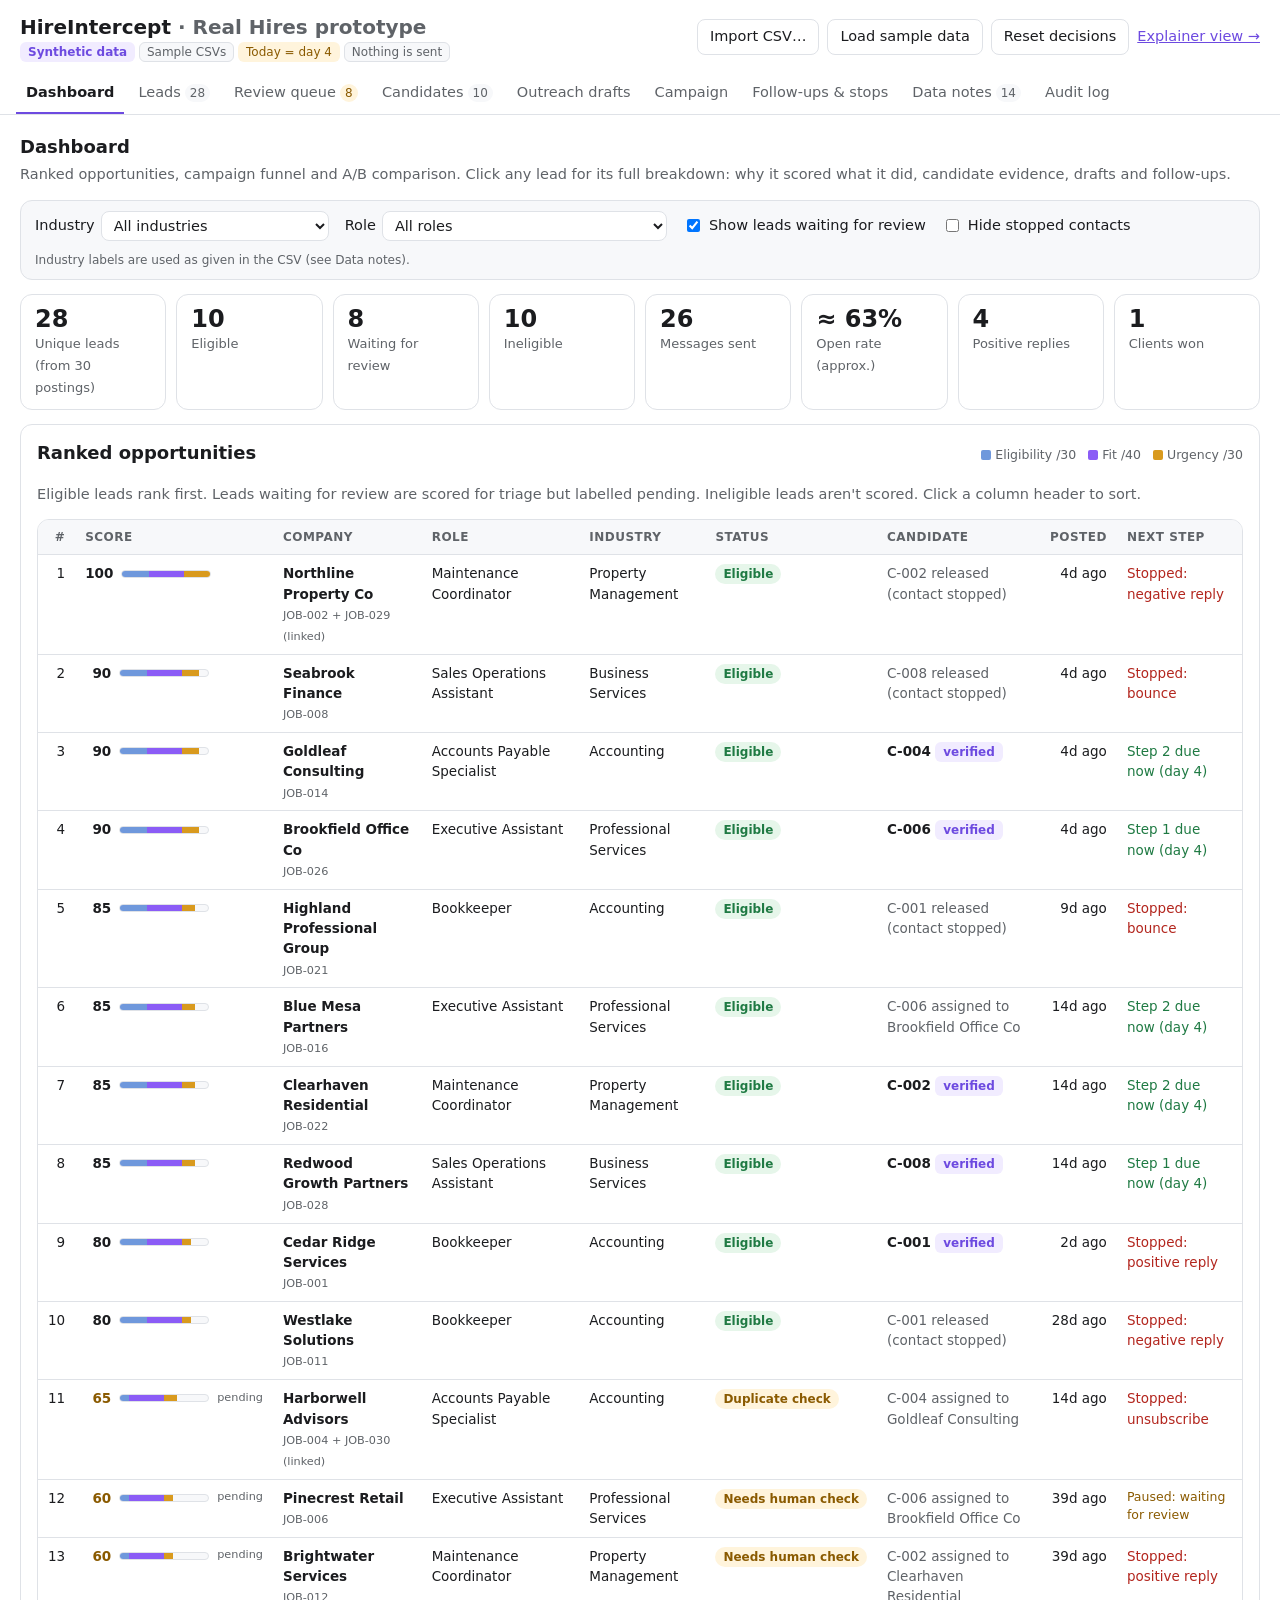
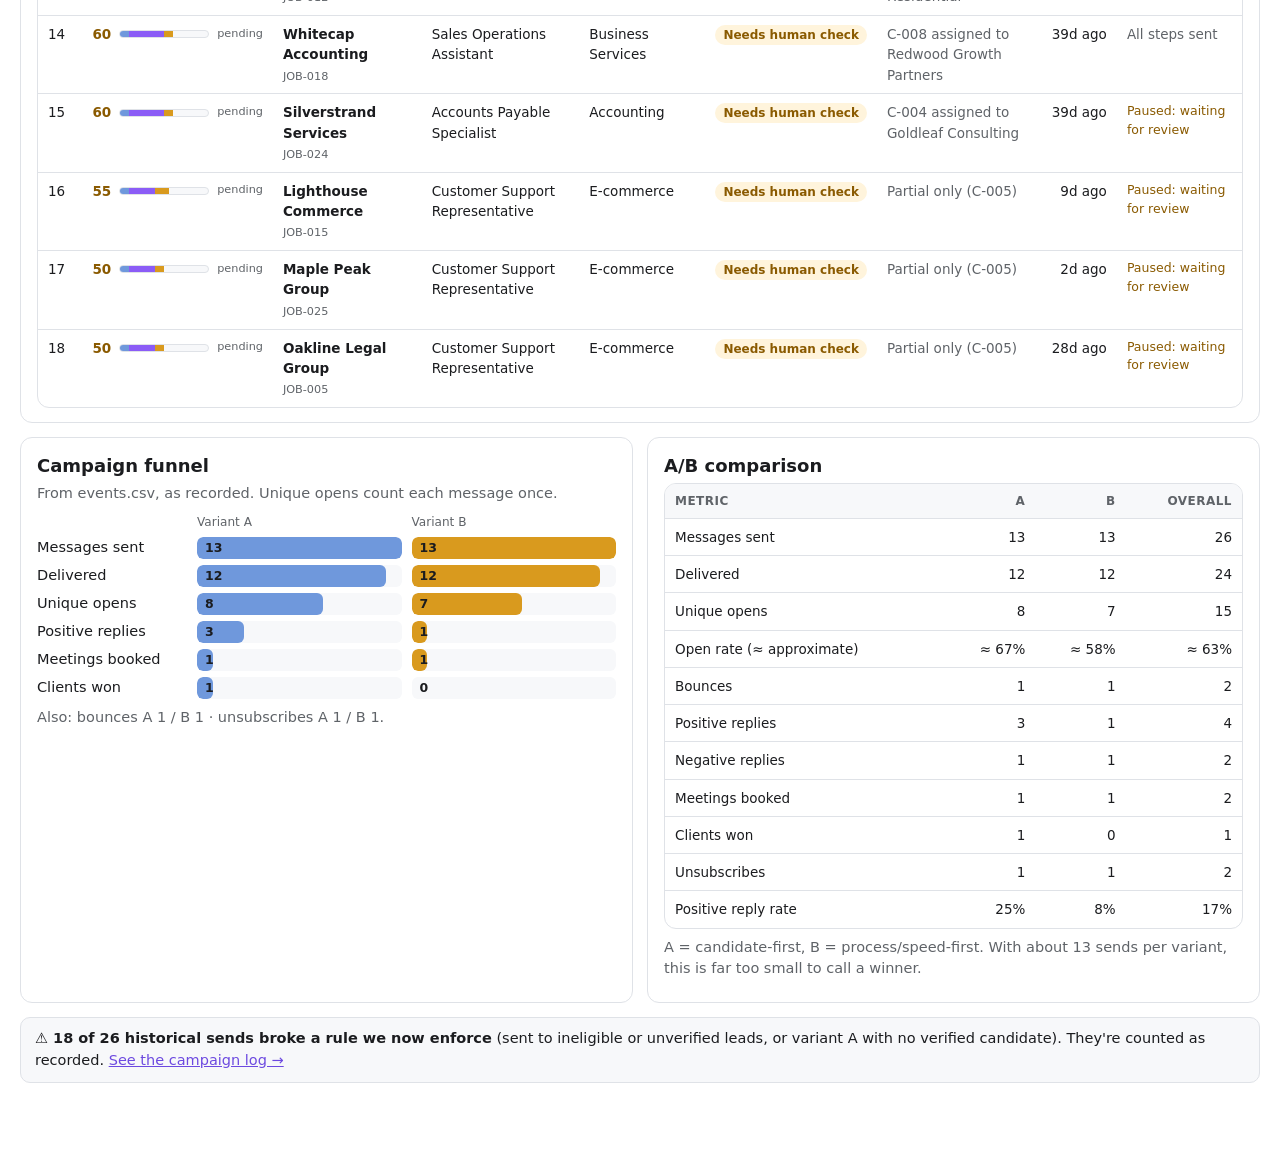
<file: index.html>
<!doctype html>
<html lang="en">
<head>
<meta charset="utf-8">
<meta name="viewport" content="width=device-width, initial-scale=1">
<!-- S4: no network calls. Only this folder's own scripts and styles can load. -->
<meta http-equiv="Content-Security-Policy" content="default-src 'none'; script-src 'self' file:; style-src 'self' file:; img-src 'self' data:; connect-src 'none'; form-action 'none'; base-uri 'none'">
<title>HireIntercept</title>
<link rel="stylesheet" href="styles.css">
</head>
<body>
<header class="top">
  <div class="bar-row">
    <div class="brand">
      <h1>HireIntercept <span class="muted">· Real Hires prototype</span></h1>
      <small id="source"></small>
    </div>
    <div class="actions">
      <button id="import-btn" title="Import jobs, candidates or events CSV files. The type is detected from the header row.">Import CSV…</button>
      <input id="import-file" type="file" accept=".csv,text/csv" multiple hidden>
      <button id="sample-btn" title="Go back to the embedded sample files">Load sample data</button>
      <button id="reset-btn" title="Clear reviewer decisions, candidate moves and simulated events">Reset decisions</button>
      <a href="explainer.html">Explainer view →</a>
    </div>
  </div>
  <nav class="tabs" id="tabs" aria-label="Sections"></nav>
</header>
<main id="main"><p class="muted">Loading…</p></main>
<dialog id="lead-dialog" aria-label="Lead details"></dialog>

<script src="js/rules.js"></script>
<script src="js/csv.js"></script>
<script src="js/sample-data.js"></script>
<script src="js/sources.js"></script>
<script src="js/normalize.js"></script>
<script src="js/dedup.js"></script>
<script src="js/eligibility.js"></script>
<script src="js/matching.js"></script>
<script src="js/scoring.js"></script>
<script src="js/campaign.js"></script>
<script src="js/assignment.js"></script>
<script src="js/followups.js"></script>
<script src="js/metrics.js"></script>
<script src="js/outreach.js"></script>
<script src="js/quality.js"></script>
<script src="js/pipeline.js"></script>
<script src="js/store.js"></script>
<script src="js/ui.js"></script>
<script src="js/app.js"></script>
</body>
</html>
</file>
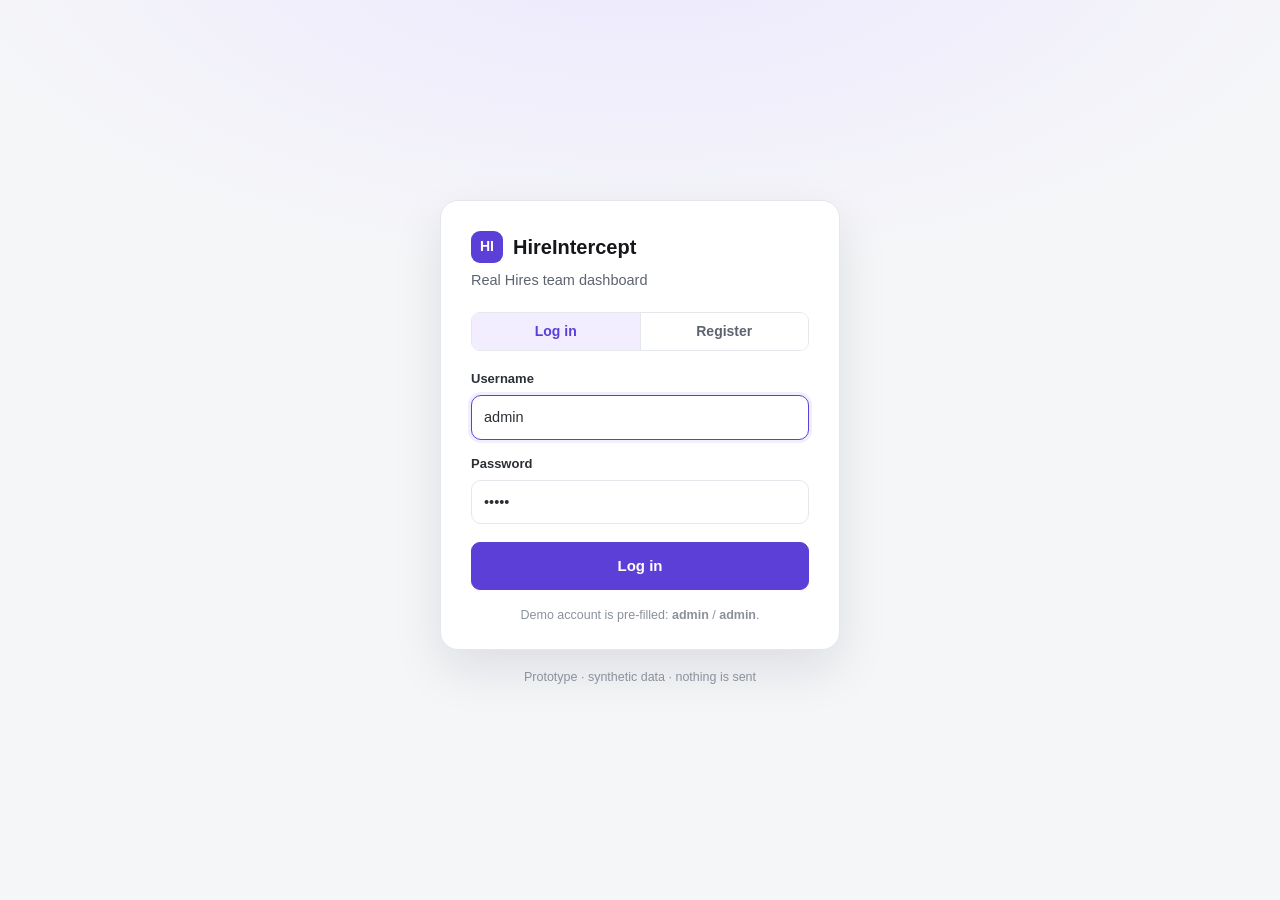
<file: Actual build demo/index.html>
<!doctype html>
<html lang="en">
<head>
<meta charset="utf-8">
<meta name="viewport" content="width=device-width, initial-scale=1">
<meta name="color-scheme" content="light">
<!-- The product, built from the separate files in this folder. tools/build-product.js bundles this page into ../App-product.html. -->
<!-- S4: no network calls. Only this folder's own scripts and styles can load. -->
<meta http-equiv="Content-Security-Policy" content="default-src 'none'; script-src 'self' file:; style-src 'self' file:; img-src 'self' data:; connect-src 'none'; form-action 'none'; base-uri 'none'">
<title>HireIntercept</title>
<link rel="stylesheet" href="product/product.css">
</head>
<body>
<!-- Sign-in screen. A demo gate only: it runs in the browser, so it is not real security. -->
<div class="auth" id="auth">
  <div class="auth-card">
    <div class="brand auth-brand"><span class="logo">HI</span>HireIntercept</div>
    <p class="auth-sub">Real Hires team dashboard</p>
    <div class="seg auth-tabs" role="tablist">
      <button id="tab-login" class="on" role="tab" aria-selected="true">Log in</button>
      <button id="tab-register" role="tab" aria-selected="false">Register</button>
    </div>

    <form id="login-form" class="auth-form" autocomplete="off" novalidate>
      <label>Username<input id="login-user" name="username" value="admin" autocomplete="off" required></label>
      <label>Password<input id="login-pass" name="password" type="password" value="admin" autocomplete="off" required></label>
      <div class="auth-msg" id="login-msg" role="alert" hidden></div>
      <button class="btn primary auth-submit" type="submit">Log in</button>
      <p class="auth-hint">Demo account is pre-filled: <b>admin</b> / <b>admin</b>.</p>
    </form>

    <form id="register-form" class="auth-form" autocomplete="off" novalidate hidden>
      <label>Full name<input id="reg-name" autocomplete="off" required></label>
      <label>Work email<input id="reg-email" type="email" autocomplete="off" required></label>
      <label>Username<input id="reg-user" autocomplete="off" required></label>
      <label>Password<input id="reg-pass" type="password" autocomplete="off" required></label>
      <label>Confirm password<input id="reg-pass2" type="password" autocomplete="off" required></label>
      <div class="auth-msg" id="reg-msg" role="alert" hidden></div>
      <button class="btn primary auth-submit" type="submit">Create account</button>
      <p class="auth-hint">Sample page. New accounts can't be created in this prototype, so use the demo account to log in.</p>
    </form>
  </div>
  <p class="auth-foot">Prototype · synthetic data · nothing is sent</p>
</div>

<div id="app" hidden>
<div class="topbar">
  <div class="topbar-in">
    <div class="brand"><span class="logo">HI</span>HireIntercept <small>Dashboard</small></div>
    <nav class="tabs" id="tabs" aria-label="Sections"></nav>
    <div class="top-right">
      <span class="chip hide-sm">Synthetic data · nothing is sent</span>
      <div class="menu-wrap">
        <button class="btn" id="data-btn" aria-haspopup="true">Data ▾</button>
        <div class="menu" id="data-menu" hidden>
          <button id="m-notes">Data notes <span class="count" id="notes-count">0</span></button>
          <hr>
          <button id="m-reset">Reset employee decisions</button>
          <hr>
          <button id="m-logout">Log out <span class="faint" id="who"></span></button>
        </div>
      </div>
    </div>
  </div>
</div>
<main id="main"><p class="muted">Loading…</p></main>
</div>
<div class="backdrop" id="backdrop" hidden></div>
<aside class="drawer" id="drawer" tabindex="-1" aria-label="Lead details" hidden></aside>
<div class="modal" id="modal" role="dialog" aria-label="Data notes" hidden></div>
<div class="toast" id="toast" role="status" hidden></div>
<script src="js/rules.js"></script>
<script src="js/csv.js"></script>
<script src="js/sample-data.js"></script>
<script src="js/sources.js"></script>
<script src="js/normalize.js"></script>
<script src="js/dedup.js"></script>
<script src="js/eligibility.js"></script>
<script src="js/matching.js"></script>
<script src="js/scoring.js"></script>
<script src="js/campaign.js"></script>
<script src="js/assignment.js"></script>
<script src="js/followups.js"></script>
<script src="js/metrics.js"></script>
<script src="js/outreach.js"></script>
<script src="js/quality.js"></script>
<script src="js/pipeline.js"></script>
<script src="product/product-config.js"></script>
<script src="js/store.js"></script>
<script src="js/ui.js"></script>
<script src="product/product.js"></script>
</body>
</html>
</file>
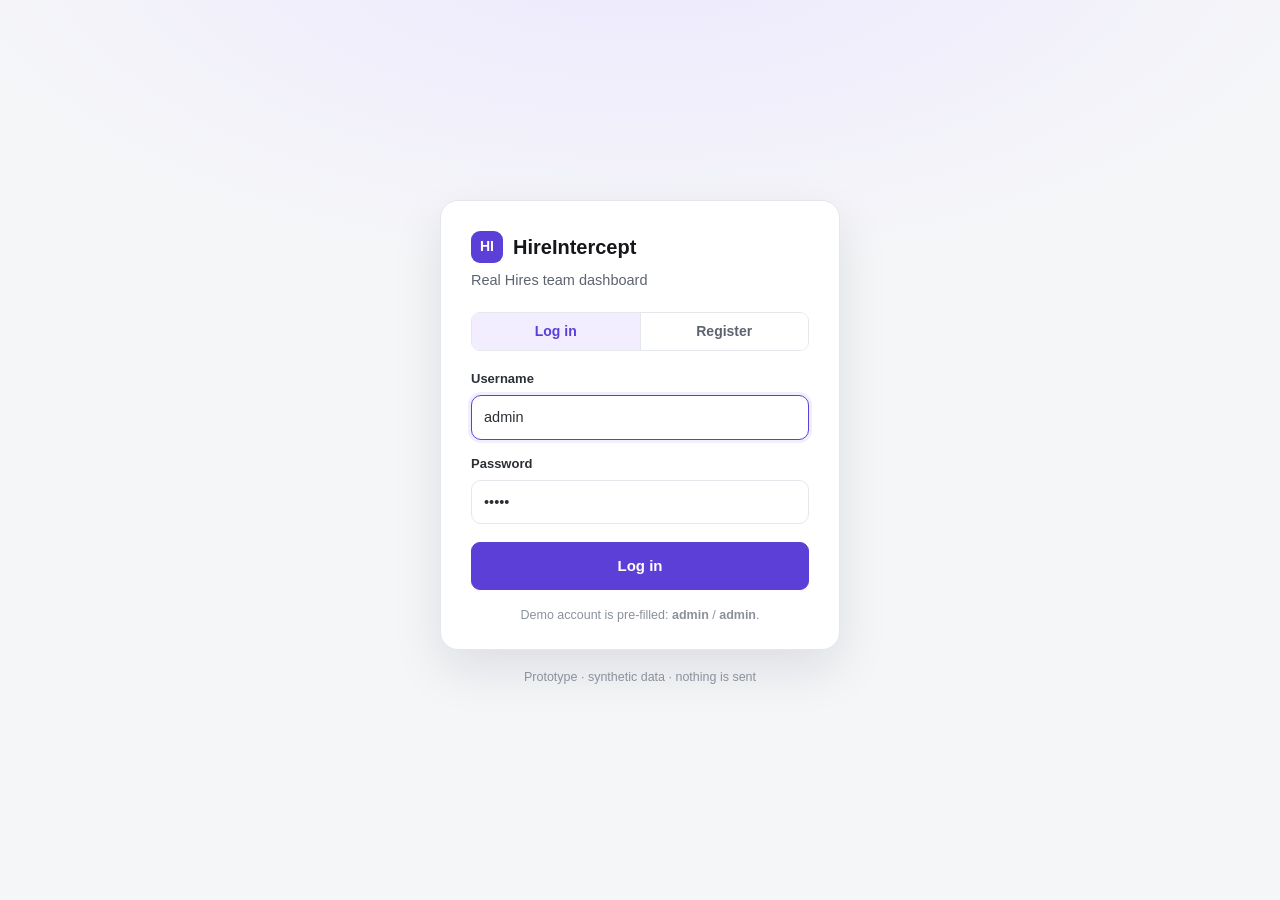
<file: App-product.html>
<!doctype html>
<html lang="en">
<head>
<meta charset="utf-8">
<meta name="viewport" content="width=device-width, initial-scale=1">
<meta name="color-scheme" content="light">
<!-- Standalone build of "Actual build demo/index.html": the engine, sample data and UI are all inside this one file. -->
<!-- S4: no network calls. Only this folder's own scripts and styles can load. -->
<meta http-equiv="Content-Security-Policy" content="default-src 'none'; style-src 'unsafe-inline'; script-src 'unsafe-inline'; img-src data:; connect-src 'none'; form-action 'none'; base-uri 'none'">
<title>HireIntercept</title>
<style>
/* App-product.html styles. Light only. Inlined into the single file by tools/build-product.js */
:root {
  --bg: #f5f6f8; --card: #ffffff; --fg: #14161a; --text: #2b2f36; --muted: #5d6470; --faint: #8b919c;
  --border: #e4e7ec; --hover: #f7f8fa; --accent: #5b3fd6; --accent-soft: #f2eeff;
  --ok: #17804c; --ok-soft: #e7f6ee; --warn: #9a6400; --warn-soft: #fff4dc; --bad: #c0392b; --bad-soft: #fdecea;
  --no: #6b7280; --no-soft: #f0f1f4; --a: #4f7fdc; --b: #e0a12c;
  --e: #6f98dc; --f: #8b6cf6; --u: #e0a12c;
  --shadow-sm: 0 1px 2px rgba(20, 22, 26, .05);
  --shadow: 0 18px 48px rgba(20, 22, 26, .18);
  --font: "Segoe UI Variable Text", "Segoe UI", Inter, -apple-system, BlinkMacSystemFont, Roboto, "Helvetica Neue", Arial, sans-serif;
  --font-display: "Segoe UI Variable Display", "Segoe UI", Inter, -apple-system, BlinkMacSystemFont, Roboto, "Helvetica Neue", Arial, sans-serif;
  color-scheme: light;
}
* { box-sizing: border-box; }
html { -webkit-text-size-adjust: 100%; }
body { margin: 0; background: var(--bg); color: var(--text); font: 14.5px/1.55 var(--font); -webkit-font-smoothing: antialiased; }
h1, h2, h3 { font-family: var(--font-display); color: var(--fg); margin: 0; }
button, select, input { font: inherit; color: inherit; }
button { cursor: pointer; }
:focus-visible { outline: 2px solid var(--accent); outline-offset: 2px; }
.muted { color: var(--muted); }
.faint { color: var(--faint); }

/* top bar */
.topbar { position: sticky; top: 0; z-index: 20; background: var(--card); border-bottom: 1px solid var(--border); }
.topbar-in { max-width: 1320px; margin: 0 auto; padding: 0 24px; height: 60px; display: flex; align-items: center; gap: 24px; }
.brand { display: flex; align-items: center; gap: 10px; font-family: var(--font-display); font-weight: 700; font-size: 17px; color: var(--fg); white-space: nowrap; }
.brand .logo { width: 26px; height: 26px; border-radius: 8px; background: var(--accent); display: grid; place-items: center; color: #fff; font-size: 13px; font-weight: 800; }
.brand small { font-family: var(--font); font-weight: 500; font-size: 13px; color: var(--faint); }
.tabs { display: flex; gap: 2px; height: 100%; }
.tabs button { border: 0; background: none; height: 100%; padding: 0 14px; color: var(--muted); font-weight: 600; border-bottom: 2px solid transparent; display: inline-flex; align-items: center; gap: 7px; }
.tabs button:hover { color: var(--fg); }
.tabs button.on { color: var(--fg); border-bottom-color: var(--accent); }
.count { font-size: 11.5px; font-weight: 700; min-width: 20px; padding: 1px 6px; border-radius: 999px; background: var(--no-soft); color: var(--muted); text-align: center; }
.count.warn { background: var(--warn-soft); color: var(--warn); }
.top-right { margin-left: auto; display: flex; align-items: center; gap: 10px; }
.chip { display: inline-flex; align-items: center; gap: 6px; font-size: 12px; font-weight: 600; padding: 3px 10px; border-radius: 999px; background: var(--accent-soft); color: var(--accent); white-space: nowrap; }
.btn { border: 1px solid var(--border); background: var(--card); border-radius: 9px; padding: 7px 13px; font-weight: 600; font-size: 13.5px; color: var(--text); white-space: nowrap; }
.btn:hover { background: var(--hover); }
.btn.primary { background: var(--accent); border-color: var(--accent); color: #fff; }
.btn.primary:hover { filter: brightness(1.06); }
.btn.small { padding: 4px 10px; font-size: 12.5px; }
.btn.ghost { border-color: transparent; background: none; }
.menu-wrap { position: relative; }
.menu { position: absolute; right: 0; top: calc(100% + 6px); width: 230px; background: var(--card); border: 1px solid var(--border); border-radius: 12px; box-shadow: var(--shadow); padding: 6px; }
.menu[hidden] { display: none; }
.menu button { display: flex; width: 100%; justify-content: space-between; border: 0; background: none; padding: 9px 10px; border-radius: 8px; text-align: left; font-size: 13.5px; }
.menu button:hover { background: var(--hover); }
.menu hr { border: 0; border-top: 1px solid var(--border); margin: 6px 4px; }

/* page */
main { max-width: 1320px; margin: 0 auto; padding: 22px 24px 60px; }
.page-head { display: flex; flex-wrap: wrap; align-items: flex-end; justify-content: space-between; gap: 12px 20px; margin-bottom: 16px; }
.page-head h1 { font-size: 24px; font-weight: 700; letter-spacing: -.01em; }
.page-head p { margin: 2px 0 0; color: var(--muted); }
.filters { display: flex; flex-wrap: wrap; gap: 8px 12px; align-items: center; }
.filters select { border: 1px solid var(--border); background: var(--card); border-radius: 9px; padding: 7px 10px; font-size: 13.5px; min-width: 160px; }
.filters label.check { display: inline-flex; align-items: center; gap: 7px; font-size: 13.5px; color: var(--muted); }
.card { background: var(--card); border: 1px solid var(--border); border-radius: 14px; box-shadow: var(--shadow-sm); min-width: 0; }
.card-head { display: flex; justify-content: space-between; align-items: baseline; gap: 12px; padding: 16px 18px 0; flex-wrap: wrap; }
.card-head h2 { font-size: 16px; font-weight: 650; }
.card-head span { font-size: 13px; color: var(--faint); }
.card-body { padding: 12px 18px 18px; }
.grid-2 { display: grid; grid-template-columns: repeat(auto-fit, minmax(380px, 1fr)); gap: 16px; }
.stack > * + * { margin-top: 16px; }

/* kpis */
.kpis { display: grid; grid-template-columns: repeat(auto-fit, minmax(170px, 1fr)); gap: 12px; margin-bottom: 16px; }
.kpi { background: var(--card); border: 1px solid var(--border); border-radius: 14px; padding: 14px 16px; box-shadow: var(--shadow-sm); }
.kpi .v { font-family: var(--font-display); font-size: 26px; font-weight: 700; color: var(--fg); line-height: 1.15; font-variant-numeric: tabular-nums; }
.kpi .l { font-size: 13px; color: var(--muted); }

/* table */
.tbl { width: 100%; border-collapse: collapse; }
.tbl th { text-align: left; font-size: 11.5px; letter-spacing: .06em; text-transform: uppercase; color: var(--faint); font-weight: 700; padding: 10px 12px; border-bottom: 1px solid var(--border); white-space: nowrap; }
.tbl td { padding: 12px; border-bottom: 1px solid var(--border); vertical-align: middle; }
.tbl tr:last-child td { border-bottom: 0; }
.tbl tbody tr.click { cursor: pointer; }
.tbl tbody tr.click:hover { background: var(--hover); }
.tbl .num { text-align: right; font-variant-numeric: tabular-nums; }
.tbl .rank { color: var(--faint); font-weight: 600; width: 36px; }
.co b { color: var(--fg); font-weight: 600; }
.co div { font-size: 13px; color: var(--muted); }
.table-wrap { overflow-x: auto; }
.empty { padding: 30px; text-align: center; color: var(--faint); }

/* score */
.score { display: inline-flex; align-items: center; gap: 10px; }
.score b { font-family: var(--font-display); font-size: 16px; min-width: 28px; text-align: right; color: var(--fg); font-variant-numeric: tabular-nums; }
.score .bar { display: inline-flex; width: 100px; height: 7px; border-radius: 4px; background: var(--no-soft); overflow: hidden; }
.score .bar i { height: 100%; display: block; }
.score .bar .e { background: var(--e); } .score .bar .f { background: var(--f); } .score .bar .u { background: var(--u); }
.score.pending b { color: var(--warn); }

/* status + pills */
.status { display: inline-block; font-size: 12px; font-weight: 650; padding: 2px 9px; border-radius: 999px; white-space: nowrap; }
.status.eligible { background: var(--ok-soft); color: var(--ok); }
.status.needs_check, .status.duplicate_check { background: var(--warn-soft); color: var(--warn); }
.status.ineligible { background: var(--no-soft); color: var(--no); }
.pill { display: inline-flex; align-items: center; gap: 5px; font-size: 12.5px; font-weight: 600; padding: 2px 9px; border-radius: 7px; background: var(--no-soft); color: var(--muted); white-space: nowrap; }
.pill.ok { background: var(--ok-soft); color: var(--ok); }
.pill.warn { background: var(--warn-soft); color: var(--warn); }
.pill.bad { background: var(--bad-soft); color: var(--bad); }
.next.due { color: var(--ok); font-weight: 600; }
.next.stopped { color: var(--bad); }
.next.paused { color: var(--warn); }
.next.muted { color: var(--faint); }
.seg { display: inline-flex; border: 1px solid var(--border); border-radius: 9px; overflow: hidden; }
.seg button { border: 0; background: var(--card); padding: 5px 12px; font-size: 13px; font-weight: 600; color: var(--muted); }
.seg button + button { border-left: 1px solid var(--border); }
.seg button.on { background: var(--accent-soft); color: var(--accent); }

/* review cards */
.review-grid { display: grid; grid-template-columns: repeat(auto-fit, minmax(340px, 1fr)); gap: 12px; }
.review { border: 1px solid var(--border); border-left: 3px solid var(--u); border-radius: 12px; padding: 14px 16px; background: var(--card); }
.review h3 { font-size: 15px; font-weight: 650; }
.review .why { margin: 8px 0 10px; font-size: 13.5px; }
.review .actions { display: flex; flex-wrap: wrap; gap: 8px; }
.cmp { display: grid; gap: 4px 12px; font-size: 13px; margin: 8px 0 10px; }
.cmp .k { color: var(--faint); }
.cmp .diff { color: var(--warn); font-weight: 650; }

/* funnel */
.fun-row { display: grid; grid-template-columns: 150px 1fr 90px; gap: 14px; align-items: center; padding: 7px 0; }
.fun-row .lbl { font-size: 13.5px; color: var(--text); }
.fun-bar { height: 26px; background: var(--no-soft); border-radius: 7px; overflow: hidden; display: flex; }
.fun-bar i { display: block; height: 100%; }
.fun-bar .a { background: var(--a); } .fun-bar .b { background: var(--b); }
.fun-row .n { text-align: right; font-variant-numeric: tabular-nums; font-weight: 650; color: var(--fg); }
.fun-row .n small { display: block; font-weight: 500; color: var(--faint); font-size: 12px; }
.legend { display: inline-flex; gap: 14px; font-size: 12.5px; color: var(--muted); }
.legend i { display: inline-block; width: 10px; height: 10px; border-radius: 3px; margin-right: 5px; vertical-align: -1px; }
.note { font-size: 13px; color: var(--muted); background: var(--hover); border-radius: 10px; padding: 9px 12px; margin-top: 12px; }
.note.warn { background: var(--warn-soft); color: var(--warn); }
.ab-win { font-weight: 700; }
.list { list-style: none; margin: 0; padding: 0; }
.list li { padding: 10px 0; border-top: 1px solid var(--border); display: flex; gap: 12px; align-items: flex-start; justify-content: space-between; }
.list li:first-child { border-top: 0; }
.list .main { min-width: 0; }
.list .main b { color: var(--fg); font-weight: 600; }
.list .main div { font-size: 13px; color: var(--muted); }

/* drawer */
.backdrop { position: fixed; inset: 0; background: rgba(20, 22, 26, .28); z-index: 40; }
.drawer { position: fixed; top: 0; right: 0; bottom: 0; width: min(520px, 100vw); background: var(--card); z-index: 41; box-shadow: var(--shadow); display: flex; flex-direction: column; }
.drawer[hidden], .backdrop[hidden] { display: none; }
.dr-head { padding: 18px 22px 14px; border-bottom: 1px solid var(--border); }
.dr-head .row { display: flex; justify-content: space-between; align-items: center; gap: 10px; }
.dr-head h2 { font-size: 21px; font-weight: 700; margin-top: 8px; letter-spacing: -.01em; }
.dr-head .sub { color: var(--muted); font-size: 13.5px; }
.dr-body { padding: 4px 22px 30px; overflow-y: auto; }
.dr-sec { padding: 18px 0; border-bottom: 1px solid var(--border); }
.dr-sec:last-child { border-bottom: 0; }
.dr-sec h3 { font-size: 12px; letter-spacing: .08em; text-transform: uppercase; color: var(--faint); font-weight: 700; margin-bottom: 10px; display: flex; justify-content: space-between; align-items: center; gap: 8px; }
.total { display: flex; align-items: baseline; gap: 8px; margin-bottom: 10px; }
.total b { font-family: var(--font-display); font-size: 34px; color: var(--fg); line-height: 1; }
.part { display: grid; grid-template-columns: 1fr auto; gap: 2px 10px; padding: 8px 0; }
.part .name { font-weight: 600; color: var(--fg); font-size: 13.5px; }
.part .pts { font-variant-numeric: tabular-nums; font-weight: 650; font-size: 13.5px; }
.part .meter { grid-column: 1 / -1; height: 6px; background: var(--no-soft); border-radius: 3px; overflow: hidden; }
.part .meter i { display: block; height: 100%; border-radius: 3px; }
.part .why { grid-column: 1 / -1; font-size: 13px; color: var(--muted); }
.ev { list-style: none; margin: 6px 0 0; padding: 0; font-size: 13.5px; }
.ev li { padding: 3px 0 3px 22px; position: relative; }
.ev li::before { position: absolute; left: 2px; font-weight: 700; }
.ev li.y::before { content: "✓"; color: var(--ok); }
.ev li.n::before { content: "✕"; color: var(--bad); }
.cand { border: 1px solid var(--border); border-radius: 12px; padding: 12px 14px; }
.cand .top { display: flex; justify-content: space-between; align-items: center; gap: 8px; }
.cand .top b { color: var(--fg); }
.mail { border: 1px solid var(--border); border-radius: 12px; overflow: hidden; }
.mail .subj { padding: 10px 14px; border-bottom: 1px solid var(--border); background: var(--hover); font-weight: 600; font-size: 13.5px; color: var(--fg); }
.mail .body { padding: 12px 14px; white-space: pre-wrap; font-size: 13.5px; line-height: 1.6; }
.mail-meta { font-size: 12.5px; color: var(--faint); margin-top: 6px; }
.unavail { border: 1px dashed var(--border); border-radius: 12px; padding: 14px; color: var(--muted); font-size: 13.5px; }
.timeline { list-style: none; margin: 0; padding: 0; }
.timeline li { display: grid; grid-template-columns: 70px 1fr; gap: 10px; padding: 7px 0; font-size: 13.5px; align-items: start; }
.timeline .d { color: var(--faint); font-variant-numeric: tabular-nums; }
.check-line { font-size: 13px; margin-top: 8px; padding: 8px 10px; border-radius: 9px; }
.check-line.ok { background: var(--ok-soft); color: var(--ok); }
.check-line.stop { background: var(--bad-soft); color: var(--bad); }
.check-line.paused { background: var(--warn-soft); color: var(--warn); }
.actions-bar { display: flex; flex-wrap: wrap; gap: 8px; margin-top: 12px; }

/* modal + toast */
.modal { position: fixed; z-index: 50; top: 8vh; left: 50%; transform: translateX(-50%); width: min(680px, calc(100vw - 32px)); max-height: 84vh; overflow: auto; background: var(--card); border-radius: 16px; box-shadow: var(--shadow); padding: 20px 22px; }
.modal[hidden] { display: none; }
.modal h2 { font-size: 19px; margin-bottom: 4px; }
.modal h3 { font-size: 13px; letter-spacing: .06em; text-transform: uppercase; color: var(--faint); margin: 16px 0 6px; }
.modal ul { margin: 0; padding-left: 18px; }
.modal li { margin: 4px 0; font-size: 13.5px; }
.toast { position: fixed; z-index: 60; bottom: 22px; left: 50%; transform: translateX(-50%); background: #1d1f24; color: #fff; padding: 10px 16px; border-radius: 10px; font-size: 13.5px; box-shadow: var(--shadow); max-width: calc(100vw - 32px); }
.toast.error { background: var(--bad); }
.toast[hidden] { display: none; }

/* sign-in */
.auth { min-height: 100vh; display: flex; flex-direction: column; align-items: center; justify-content: center; padding: 32px 16px; background: radial-gradient(1200px 600px at 50% -10%, #ece7ff 0%, var(--bg) 60%); }
.auth[hidden], #app[hidden] { display: none; }
.auth-card { width: 100%; max-width: 400px; background: var(--card); border: 1px solid var(--border); border-radius: 18px; box-shadow: 0 20px 50px rgba(20, 22, 26, .10); padding: 30px 30px 24px; }
.auth-brand { font-size: 20px; }
.auth-brand .logo { width: 32px; height: 32px; font-size: 14px; border-radius: 9px; }
.auth-sub { color: var(--muted); margin: 6px 0 20px; }
.auth-tabs { display: flex; width: 100%; margin-bottom: 18px; }
.auth-tabs button { flex: 1; padding: 8px 12px; font-size: 14px; }
.auth-form { display: grid; gap: 14px; }
.auth-form[hidden] { display: none; }
.auth-form label { display: grid; gap: 6px; font-size: 13px; font-weight: 600; color: var(--text); }
.auth-form input { border: 1px solid var(--border); border-radius: 10px; padding: 10px 12px; font-size: 14.5px; background: #fff; font-weight: 400; }
.auth-form input:focus { outline: none; border-color: var(--accent); box-shadow: 0 0 0 3px var(--accent-soft); }
.auth-submit { width: 100%; padding: 11px; font-size: 15px; margin-top: 4px; }
.auth-hint { margin: 2px 0 0; font-size: 12.5px; color: var(--faint); text-align: center; }
.auth-msg { font-size: 13px; padding: 9px 11px; border-radius: 9px; background: var(--bad-soft); color: var(--bad); }
.auth-msg.info { background: var(--accent-soft); color: var(--accent); }
.auth-msg[hidden] { display: none; }
.auth-foot { margin-top: 18px; font-size: 12.5px; color: var(--faint); }

@media (max-width: 760px) {
  .topbar-in { height: auto; flex-wrap: wrap; padding: 10px 16px 0; gap: 8px 14px; }
  .tabs { order: 3; width: 100%; height: 44px; overflow-x: auto; }
  main { padding: 16px 16px 50px; }
  .grid-2, .review-grid { grid-template-columns: 1fr; }
  .fun-row { grid-template-columns: 110px 1fr 64px; gap: 8px; }
  .hide-sm { display: none; }
}

</style>
</head>
<body>
<!-- Sign-in screen. A demo gate only: it runs in the browser, so it is not real security. -->
<div class="auth" id="auth">
  <div class="auth-card">
    <div class="brand auth-brand"><span class="logo">HI</span>HireIntercept</div>
    <p class="auth-sub">Real Hires team dashboard</p>
    <div class="seg auth-tabs" role="tablist">
      <button id="tab-login" class="on" role="tab" aria-selected="true">Log in</button>
      <button id="tab-register" role="tab" aria-selected="false">Register</button>
    </div>

    <form id="login-form" class="auth-form" autocomplete="off" novalidate>
      <label>Username<input id="login-user" name="username" value="admin" autocomplete="off" required></label>
      <label>Password<input id="login-pass" name="password" type="password" value="admin" autocomplete="off" required></label>
      <div class="auth-msg" id="login-msg" role="alert" hidden></div>
      <button class="btn primary auth-submit" type="submit">Log in</button>
      <p class="auth-hint">Demo account is pre-filled: <b>admin</b> / <b>admin</b>.</p>
    </form>

    <form id="register-form" class="auth-form" autocomplete="off" novalidate hidden>
      <label>Full name<input id="reg-name" autocomplete="off" required></label>
      <label>Work email<input id="reg-email" type="email" autocomplete="off" required></label>
      <label>Username<input id="reg-user" autocomplete="off" required></label>
      <label>Password<input id="reg-pass" type="password" autocomplete="off" required></label>
      <label>Confirm password<input id="reg-pass2" type="password" autocomplete="off" required></label>
      <div class="auth-msg" id="reg-msg" role="alert" hidden></div>
      <button class="btn primary auth-submit" type="submit">Create account</button>
      <p class="auth-hint">Sample page. New accounts can't be created in this prototype, so use the demo account to log in.</p>
    </form>
  </div>
  <p class="auth-foot">Prototype · synthetic data · nothing is sent</p>
</div>

<div id="app" hidden>
<div class="topbar">
  <div class="topbar-in">
    <div class="brand"><span class="logo">HI</span>HireIntercept <small>Dashboard</small></div>
    <nav class="tabs" id="tabs" aria-label="Sections"></nav>
    <div class="top-right">
      <span class="chip hide-sm">Synthetic data · nothing is sent</span>
      <div class="menu-wrap">
        <button class="btn" id="data-btn" aria-haspopup="true">Data ▾</button>
        <div class="menu" id="data-menu" hidden>
          <button id="m-notes">Data notes <span class="count" id="notes-count">0</span></button>
          <hr>
          <button id="m-reset">Reset employee decisions</button>
          <hr>
          <button id="m-logout">Log out <span class="faint" id="who"></span></button>
        </div>
      </div>
    </div>
  </div>
</div>
<main id="main"><p class="muted">Loading…</p></main>
</div>
<div class="backdrop" id="backdrop" hidden></div>
<aside class="drawer" id="drawer" tabindex="-1" aria-label="Lead details" hidden></aside>
<div class="modal" id="modal" role="dialog" aria-label="Data notes" hidden></div>
<div class="toast" id="toast" role="status" hidden></div>
<script>
/* ===== App-product.html: generated from Actual build demo/index.html. Don't edit by hand. ===== */
/* ----- js/rules.js ----- */
/*
 * rules.js: every business rule value in one place.
 * Changing a weight, keyword or schedule here changes the whole app. No logic lives here.
 * Each value traces back to a decision agreed during planning (R1–R7).
 */
(function (HI) {
  "use strict";

  HI.rules = {
    // "Today" for the simulation. null means the last event day found in events.csv.
    today: null,

    // R1: eligibility
    remotePolicies: ["GLOBAL", "US_ONLY", "ONSITE", "REMOTE_UNSPECIFIED"],
    ineligiblePolicies: { US_ONLY: "U.S. only", ONSITE: "On-site" },
    verifyPolicies: { REMOTE_UNSPECIFIED: "Remote policy not stated" },
    // A GLOBAL posting whose notes contain one of these goes to human check.
    verifyNoteKeywords: ["unclear local restriction"],
    // A title or required skill containing one of these means a local licence is required.
    licenceKeywords: ["licensed", "license", "licence"],

    // R1.2: duplicates (same domain + same role). If postings in a group disagree on
    // any of these fields, the group goes to Duplicate check and nothing is assumed.
    duplicateConflictFields: ["remote_policy", "us_hours_required", "required_skills", "role_key"],
    // These differences are shown as information only.
    duplicateInfoFields: ["company", "industry", "company_employees", "salary_usd_per_year", "notes"],

    // R2: priority score, 0–100
    weights: { eligibility: 30, fit: 40, urgency: 30 },
    eligibilityPoints: { eligible: 30, pending: 10 },
    fitPoints: { verified: 40, partialMax: 30 }, // partial = partialMax × (skills matched ÷ required)
    urgency: {
      urgentNoteKeywords: ["urgent"],
      urgentPoints: 10,
      freshness: [ { maxDays: 7, points: 10 }, { maxDays: 21, points: 5 } ],
      repeatPoints: 10,
      repeatNoteKeywords: ["reposted"],
      repeatWording: "reposted — may indicate ongoing need (not proof)"
    },

    // R3: matching
    matching: { partialMinSkills: 1, maxPartialsShown: 3 },
    // R3.3: a candidate is assigned to one lead at a time.
    assignment: { maxLeadsPerCandidate: 1 },

    // R4: drafts
    draft: {
      maxWords: 120,
      signOff: "[Your name], Real Hires",
      ask: "a 15-minute call",
      optOut: "If this isn't relevant, just reply \"no thanks\" and we won't contact you again."
    },

    // R5: events
    eventTypes: ["sent", "delivered", "opened", "bounced", "replied_positive", "replied_negative",
                 "meeting_booked", "client_won", "unsubscribed"],

    // R6: follow-ups. This matches the history in events.csv: step 2 three days after step 1, no step 3.
    sequence: [ { step: 1, offsetDays: 0 }, { step: 2, offsetDays: 3 } ],
    stopEvents: {
      replied_positive: { label: "Positive reply", outcome: "Handed to a person; automation stopped" },
      replied_negative: { label: "Negative reply", outcome: "Closed: not now. Re-engage only with approval, after 90 days and a new trigger" },
      bounced:          { label: "Bounce",         outcome: "Stopped until the address is fixed" },
      unsubscribed:     { label: "Unsubscribe",    outcome: "Permanent: never contact again" }
    },
    reengage: { coolOffDays: 90 },

    // S3: import limits
    import: { maxBytes: 5 * 1024 * 1024 },

    // R7.1: company-name hints, used only to flag noisy industry labels. Labels are never corrected.
    industryHints: [
      { word: "legal",      expect: ["Legal Services"] },
      { word: "accounting", expect: ["Accounting"] },
      { word: "ledger",     expect: ["Accounting"] },
      { word: "retail",     expect: ["E-commerce", "Retail"] },
      { word: "commerce",   expect: ["E-commerce", "Retail"] },
      { word: "logistics",  expect: ["Logistics"] },
      { word: "finance",    expect: ["Finance", "Business Services", "Accounting"] }
    ]
  };
})(this.HI = this.HI || {});


/* ----- js/csv.js ----- */
/*
 * csv.js: a small CSV parser (RFC 4180: quoted fields, escaped quotes, commas and line breaks inside quotes).
 * No dependencies. It returns plain strings and never evaluates anything.
 */
(function (HI) {
  "use strict";

  function parse(text) {
    text = String(text || "").replace(/^﻿/, ""); // strip the byte-order mark Excel adds
    var rows = [], row = [], field = "", inQuotes = false, i = 0, c;
    while (i < text.length) {
      c = text[i];
      if (inQuotes) {
        if (c === '"') {
          if (text[i + 1] === '"') { field += '"'; i += 2; continue; }
          inQuotes = false; i++; continue;
        }
        field += c; i++; continue;
      }
      if (c === '"') { inQuotes = true; i++; continue; }
      if (c === ",") { row.push(field); field = ""; i++; continue; }
      if (c === "\r") { i++; continue; }
      if (c === "\n") { row.push(field); rows.push(row); row = []; field = ""; i++; continue; }
      field += c; i++;
    }
    if (field !== "" || row.length) { row.push(field); rows.push(row); }
    // drop fully blank lines
    rows = rows.filter(function (r) { return r.some(function (v) { return v.trim() !== ""; }); });
    if (!rows.length) return { headers: [], records: [] };
    var headers = rows[0].map(function (h) { return h.trim().toLowerCase().replace(/\s+/g, "_"); });
    var records = rows.slice(1).map(function (r, idx) {
      var o = { _line: idx + 2 };
      headers.forEach(function (h, j) { o[h] = r[j] === undefined ? "" : r[j]; });
      if (r.length !== headers.length) o._columnMismatch = r.length;
      return o;
    });
    return { headers: headers, records: records };
  }

  HI.csv = { parse: parse };
})(this.HI = this.HI || {});


/* ----- js/sample-data.js ----- */
/* Generated by tools/embed-data.js from data/*.csv. Don't edit by hand. All data is synthetic. */
(function (HI) {
  "use strict";
  HI.sampleData = {
    jobs: "posting_id,company,domain,industry,company_employees,title,required_skills,remote_policy,us_hours_required,posted_days_ago,repost_count,salary_usd_per_year,notes\r\nJOB-001,Cedar Ridge Services,cedarridgeservices.example,Accounting,18,Bookkeeper,QuickBooks;reconciliation;Excel,GLOBAL,unknown,2,0,45000,new vacancy\r\nJOB-002,Northline Property Co,northlinepropertyco.example,Property Management,35,Maintenance Coordinator,vendor coordination;work orders;customer service,GLOBAL,yes,4,0,52000,urgent start\r\nJOB-003,Beacon Ledger Group,beaconledgergroup.example,Legal Services,75,Client Intake Specialist,phone support;CRM;English,US_ONLY,yes,9,1,61000,prior recruiter inquiry\r\nJOB-004,Harborwell Advisors,harborwelladvisors.example,Accounting,120,Accounts Payable Specialist,accounts payable;Excel;ERP,GLOBAL,unknown,14,2,70000,hiring manager listed\r\nJOB-005,Oakline Legal Group,oaklinelegalgroup.example,E-commerce,210,Customer Support Representative,support tickets;CRM;English,REMOTE_UNSPECIFIED,yes,28,0,82000,role reposted\r\nJOB-006,Pinecrest Retail,pinecrestretail.example,Professional Services,42,Executive Assistant,calendar management;Google Workspace;English,GLOBAL,yes,39,3,45000,unclear local restriction\r\nJOB-007,Summit Operations,summitoperations.example,Healthcare Administration,90,Medical Billing Coordinator,medical billing;claims;HIPAA awareness,US_ONLY,unknown,2,0,52000,new vacancy\r\nJOB-008,Seabrook Finance,seabrookfinance.example,Business Services,28,Sales Operations Assistant,CRM;reports;Excel,GLOBAL,yes,4,0,61000,urgent start\r\nJOB-009,Marigold Management,marigoldmanagement.example,Healthcare,160,Licensed Registered Nurse,licensed nursing;patient care,US_ONLY,yes,9,1,70000,prior recruiter inquiry\r\nJOB-010,Metroline Logistics,metrolinelogistics.example,Logistics,55,Warehouse Supervisor,warehouse operations;onsite management,ONSITE,unknown,14,2,82000,hiring manager listed\r\nJOB-011,Westlake Solutions,westlakesolutions.example,Accounting,18,Bookkeeper,QuickBooks;reconciliation;Excel,GLOBAL,yes,28,0,45000,role reposted\r\nJOB-012,Brightwater Services,brightwaterservices.example,Property Management,35,Maintenance Coordinator,vendor coordination;work orders;customer service,GLOBAL,yes,39,3,52000,unclear local restriction\r\nJOB-013,Orchard Point Holdings,orchardpointholdings.example,Legal Services,75,Client Intake Specialist,phone support;CRM;English,US_ONLY,unknown,2,0,61000,new vacancy\r\nJOB-014,Goldleaf Consulting,goldleafconsulting.example,Accounting,120,Accounts Payable Specialist,accounts payable;Excel;ERP,GLOBAL,yes,4,0,70000,urgent start\r\nJOB-015,Lighthouse Commerce,lighthousecommerce.example,E-commerce,210,Customer Support Representative,support tickets;CRM;English,REMOTE_UNSPECIFIED,yes,9,1,82000,prior recruiter inquiry\r\nJOB-016,Blue Mesa Partners,bluemesapartners.example,Professional Services,42,Executive Assistant,calendar management;Google Workspace;English,GLOBAL,unknown,14,2,45000,hiring manager listed\r\nJOB-017,Meridian Client Services,meridianclientservices.example,Healthcare Administration,90,Medical Billing Coordinator,medical billing;claims;HIPAA awareness,US_ONLY,yes,28,0,52000,role reposted\r\nJOB-018,Whitecap Accounting,whitecapaccounting.example,Business Services,28,Sales Operations Assistant,CRM;reports;Excel,GLOBAL,yes,39,3,61000,unclear local restriction\r\nJOB-019,Greenpath Ventures,greenpathventures.example,Healthcare,160,Licensed Registered Nurse,licensed nursing;patient care,US_ONLY,unknown,2,0,70000,new vacancy\r\nJOB-020,Stonebridge Operations,stonebridgeoperations.example,Logistics,55,Warehouse Supervisor,warehouse operations;onsite management,ONSITE,yes,4,0,82000,urgent start\r\nJOB-021,Highland Professional Group,highlandprofessionalgroup.example,Accounting,18,Bookkeeper,QuickBooks;reconciliation;Excel,GLOBAL,yes,9,1,45000,prior recruiter inquiry\r\nJOB-022,Clearhaven Residential,clearhavenresidential.example,Property Management,35,Maintenance Coordinator,vendor coordination;work orders;customer service,GLOBAL,unknown,14,2,52000,hiring manager listed\r\nJOB-023,Aspen Grove Commerce,aspengrovecommerce.example,Legal Services,75,Client Intake Specialist,phone support;CRM;English,US_ONLY,yes,28,0,61000,role reposted\r\nJOB-024,Silverstrand Services,silverstrandservices.example,Accounting,120,Accounts Payable Specialist,accounts payable;Excel;ERP,GLOBAL,yes,39,3,70000,unclear local restriction\r\nJOB-025,Maple Peak Group,maplepeakgroup.example,E-commerce,210,Customer Support Representative,support tickets;CRM;English,REMOTE_UNSPECIFIED,unknown,2,0,82000,new vacancy\r\nJOB-026,Brookfield Office Co,brookfieldofficeco.example,Professional Services,42,Executive Assistant,calendar management;Google Workspace;English,GLOBAL,yes,4,0,45000,urgent start\r\nJOB-027,Eastbank Support,eastbanksupport.example,Healthcare Administration,90,Medical Billing Coordinator,medical billing;claims;HIPAA awareness,US_ONLY,yes,9,1,52000,prior recruiter inquiry\r\nJOB-028,Redwood Growth Partners,redwoodgrowthpartners.example,Business Services,28,Sales Operations Assistant,CRM;reports;Excel,GLOBAL,unknown,14,2,61000,hiring manager listed\r\nJOB-029,Northline Property Co,northlinepropertyco.example,Property Management,160,Maintenance Coordinator,vendor coordination;work orders;customer service,GLOBAL,yes,28,0,70000,role reposted\r\nJOB-030,Harborwell Advisors,harborwelladvisors.example,Accounting,55,Accounts Payable Specialist,accounts payable;Excel;ERP,REMOTE_UNSPECIFIED,yes,39,3,82000,unclear local restriction\r\n",
    candidates: "candidate_id,role_specialty,skills,us_hours_available,available_now\r\nC-001,Bookkeeper,QuickBooks;reconciliation;Excel,yes,yes\r\nC-002,Maintenance Coordinator,vendor coordination;work orders;customer service,yes,yes\r\nC-003,Client Intake Specialist,phone support;CRM;English,yes,yes\r\nC-004,Accounts Payable Specialist,accounts payable;Excel;ERP,yes,yes\r\nC-005,Customer Support Representative,support tickets;CRM;English,yes,no\r\nC-006,Executive Assistant,calendar management;Google Workspace;English,yes,yes\r\nC-007,Medical Billing Coordinator,medical billing;claims;HIPAA awareness,yes,yes\r\nC-008,Sales Operations Assistant,CRM;reports;Excel,yes,yes\r\nC-009,Bookkeeper,QuickBooks;Excel,no,yes\r\nC-010,Client Intake Specialist,phone support;English,yes,yes\r\n",
    events: "event_id,posting_id,variant,step,event_type,event_day\r\nEV-001,JOB-001,A,1,sent,1\r\nEV-002,JOB-001,A,1,delivered,1\r\nEV-003,JOB-001,A,1,opened,1\r\nEV-004,JOB-001,A,1,replied_positive,1\r\nEV-005,JOB-001,A,1,meeting_booked,1\r\nEV-006,JOB-001,A,1,client_won,1\r\nEV-007,JOB-002,B,1,sent,1\r\nEV-008,JOB-002,B,1,delivered,1\r\nEV-009,JOB-002,B,1,opened,1\r\nEV-010,JOB-002,B,1,replied_negative,1\r\nEV-011,JOB-003,A,1,sent,1\r\nEV-012,JOB-003,A,1,delivered,1\r\nEV-013,JOB-004,B,1,sent,1\r\nEV-014,JOB-004,B,1,delivered,1\r\nEV-015,JOB-004,B,1,opened,1\r\nEV-016,JOB-004,B,1,unsubscribed,1\r\nEV-017,JOB-005,A,1,sent,1\r\nEV-018,JOB-005,A,1,delivered,1\r\nEV-019,JOB-005,A,1,opened,1\r\nEV-020,JOB-006,B,1,sent,1\r\nEV-021,JOB-006,B,1,delivered,1\r\nEV-022,JOB-007,A,1,sent,1\r\nEV-023,JOB-007,A,1,delivered,1\r\nEV-024,JOB-007,A,1,opened,1\r\nEV-025,JOB-007,A,1,replied_positive,1\r\nEV-026,JOB-008,B,1,sent,1\r\nEV-027,JOB-008,B,1,bounced,1\r\nEV-028,JOB-009,A,1,sent,1\r\nEV-029,JOB-009,A,1,delivered,1\r\nEV-030,JOB-009,A,2,sent,4\r\nEV-031,JOB-009,A,2,delivered,4\r\nEV-032,JOB-010,B,1,sent,1\r\nEV-033,JOB-010,B,1,delivered,1\r\nEV-034,JOB-010,B,1,opened,1\r\nEV-035,JOB-011,A,1,sent,1\r\nEV-036,JOB-011,A,1,delivered,1\r\nEV-037,JOB-011,A,1,opened,1\r\nEV-038,JOB-011,A,1,replied_negative,1\r\nEV-039,JOB-012,B,1,sent,1\r\nEV-040,JOB-012,B,1,delivered,1\r\nEV-041,JOB-012,B,1,replied_positive,1\r\nEV-042,JOB-012,B,1,meeting_booked,1\r\nEV-043,JOB-013,A,1,sent,1\r\nEV-044,JOB-013,A,1,delivered,1\r\nEV-045,JOB-013,A,1,opened,1\r\nEV-046,JOB-014,B,1,sent,1\r\nEV-047,JOB-014,B,1,delivered,1\r\nEV-048,JOB-014,B,1,opened,1\r\nEV-049,JOB-015,A,1,sent,1\r\nEV-050,JOB-015,A,1,delivered,1\r\nEV-051,JOB-016,B,1,sent,1\r\nEV-052,JOB-016,B,1,delivered,1\r\nEV-053,JOB-016,B,1,opened,1\r\nEV-054,JOB-017,A,1,sent,1\r\nEV-055,JOB-017,A,1,delivered,1\r\nEV-056,JOB-017,A,1,opened,1\r\nEV-057,JOB-017,A,1,unsubscribed,1\r\nEV-058,JOB-018,B,1,sent,1\r\nEV-059,JOB-018,B,1,delivered,1\r\nEV-060,JOB-018,B,2,sent,4\r\nEV-061,JOB-018,B,2,delivered,4\r\nEV-062,JOB-019,A,1,sent,1\r\nEV-063,JOB-019,A,1,delivered,1\r\nEV-064,JOB-019,A,1,opened,1\r\nEV-065,JOB-019,A,1,replied_positive,1\r\nEV-066,JOB-020,B,1,sent,1\r\nEV-067,JOB-020,B,1,delivered,1\r\nEV-068,JOB-020,B,1,opened,1\r\nEV-069,JOB-021,A,1,sent,1\r\nEV-070,JOB-021,A,1,bounced,1\r\nEV-071,JOB-022,B,1,sent,1\r\nEV-072,JOB-022,B,1,delivered,1\r\nEV-073,JOB-022,B,1,opened,1\r\nEV-074,JOB-023,A,1,sent,1\r\nEV-075,JOB-023,A,1,delivered,1\r\nEV-076,JOB-023,A,1,opened,1\r\nEV-077,JOB-024,B,1,sent,1\r\nEV-078,JOB-024,B,1,delivered,1\r\nEV-079,JOB-001,A,1,opened,1\r\nEV-080,JOB-001,A,1,opened,1\r\n"
  };
})(this.HI = this.HI || {});


/* ----- js/sources.js ----- */
/*
 * sources.js: the retrieval layer. It gets raw CSV text, either the embedded sample or a file the user imports.
 * In production this becomes the Apollo / job-feed sync and the Finally Staff candidate API.
 */
(function (HI) {
  "use strict";

  var REQUIRED = {
    jobs: ["posting_id", "company", "domain", "industry", "title", "required_skills", "remote_policy",
           "us_hours_required", "posted_days_ago", "repost_count"],
    candidates: ["candidate_id", "role_specialty", "skills", "us_hours_available", "available_now"],
    events: ["event_id", "posting_id", "variant", "step", "event_type", "event_day"]
  };

  function loadSample() {
    var s = HI.sampleData;
    return {
      jobs: { text: s.jobs, name: "hireintercept_sample_jobs.csv", origin: "sample" },
      candidates: { text: s.candidates, name: "hireintercept_sample_candidates.csv", origin: "sample" },
      events: { text: s.events, name: "hireintercept_sample_events.csv", origin: "sample" }
    };
  }

  // Parse and check headers. A file missing required columns is rejected, not half-loaded.
  function parseKind(kind, text) {
    var parsed = HI.csv.parse(text);
    var missing = REQUIRED[kind].filter(function (h) { return parsed.headers.indexOf(h) < 0; });
    if (missing.length) {
      throw new Error("This doesn't look like a " + kind + " file. Missing column(s): " + missing.join(", "));
    }
    return parsed;
  }

  // Work out which kind of file was imported from its headers.
  function detectKind(text) {
    var headers = HI.csv.parse(String(text).split(/\r?\n/)[0] || "").headers;
    var kinds = Object.keys(REQUIRED).filter(function (k) {
      return REQUIRED[k].every(function (h) { return headers.indexOf(h) >= 0; });
    });
    return kinds[0] || null;
  }

  // Read a user-chosen file as text. Size is capped, and the content is only ever parsed, never run.
  function readFile(file) {
    return new Promise(function (resolve, reject) {
      if (file.size > HI.rules.import.maxBytes) {
        reject(new Error(file.name + " is larger than 5 MB and was not loaded."));
        return;
      }
      if (!/\.(csv|txt)$/i.test(file.name)) {
        reject(new Error(file.name + " is not a .csv file."));
        return;
      }
      var reader = new FileReader();
      reader.onload = function () { resolve(String(reader.result)); };
      reader.onerror = function () { reject(new Error("Could not read " + file.name)); };
      reader.readAsText(file);
    });
  }

  HI.sources = { REQUIRED: REQUIRED, loadSample: loadSample, parseKind: parseKind, detectKind: detectKind, readFile: readFile };
})(this.HI = this.HI || {});


/* ----- js/normalize.js ----- */
/*
 * normalize.js: cleans raw CSV records into consistent objects and records every problem it finds.
 * It never guesses. Unrecognised values are flagged and treated cautiously later on
 * (e.g. an unknown remote policy goes to human check, and an unknown availability is never described as available).
 */
(function (HI) {
  "use strict";

  function clean(v) { return String(v == null ? "" : v).replace(/\s+/g, " ").trim(); }
  function lower(v) { return clean(v).toLowerCase(); }

  function yesNo(v) {
    var s = lower(v);
    if (["yes", "y", "true", "1"].indexOf(s) >= 0) return "yes";
    if (["no", "n", "false", "0"].indexOf(s) >= 0) return "no";
    return "unknown";
  }

  function num(v) {
    var s = clean(v).replace(/[$,\s]/g, "");
    if (s === "") return null;
    var n = Number(s);
    return isFinite(n) ? n : NaN;
  }

  function domain(v) {
    return lower(v).replace(/^[a-z]+:\/\//, "").replace(/^www\./, "").split(/[\/?#]/)[0];
  }

  function skills(v) {
    var display = clean(v).split(/[;|]/).map(clean).filter(Boolean);
    return { display: display, keys: display.map(function (s) { return s.toLowerCase(); }) };
  }

  function roleKey(title) {
    return lower(title).replace(/[^a-z0-9 ]/g, " ").replace(/\s+/g, " ").trim();
  }

  function policy(v) {
    var s = clean(v).toUpperCase().replace(/[\s\-.]+/g, "_");
    if (s === "ON_SITE") s = "ONSITE";
    if (s === "U_S_ONLY" || s === "USONLY") s = "US_ONLY";
    return s;
  }

  function jobs(records) {
    var out = [], issues = [], seen = {};
    records.forEach(function (r) {
      var id = clean(r.posting_id);
      var where = "jobs line " + r._line + (id ? " (" + id + ")" : "");
      if (r._columnMismatch) issues.push({ level: "warn", where: where, text: "Row has " + r._columnMismatch + " columns; expected the header's count. Values may be shifted." });
      if (!id || !clean(r.domain) || !clean(r.title)) {
        issues.push({ level: "error", where: where, text: "Row skipped: posting_id, domain and title are required." });
        return;
      }
      if (seen[id]) { issues.push({ level: "error", where: where, text: "Row skipped: duplicate posting_id " + id + "." }); return; }
      seen[id] = true;

      var flags = [];
      var sk = skills(r.required_skills);
      var pol = policy(r.remote_policy);
      if (HI.rules.remotePolicies.indexOf(pol) < 0) flags.push("Unrecognised remote_policy \"" + clean(r.remote_policy) + "\"");
      var usHours = yesNo(r.us_hours_required);
      if (usHours === "unknown" && lower(r.us_hours_required) !== "unknown") flags.push("Unrecognised us_hours_required \"" + clean(r.us_hours_required) + "\": treated as unknown");
      var job = {
        posting_id: id,
        company: clean(r.company),
        domain: domain(r.domain),
        industry: clean(r.industry) || "(not given)",
        company_employees: num(r.company_employees),
        title: clean(r.title),
        role_key: roleKey(r.title),
        required_skills: sk.keys,
        required_skills_display: sk.display,
        remote_policy: pol,
        us_hours_required: usHours,
        posted_days_ago: num(r.posted_days_ago),
        repost_count: num(r.repost_count),
        salary_usd_per_year: num(r.salary_usd_per_year),
        notes: clean(r.notes),
        flags: flags,
        line: r._line
      };
      ["company_employees", "posted_days_ago", "repost_count", "salary_usd_per_year"].forEach(function (f) {
        if (typeof job[f] === "number" && isNaN(job[f])) { flags.push(f + " is not a number: ignored"); job[f] = null; }
      });
      if (!sk.keys.length) flags.push("No required skills listed");
      flags.forEach(function (t) { issues.push({ level: "warn", where: where, text: t }); });
      out.push(job);
    });
    return { items: out, issues: issues };
  }

  function candidates(records) {
    var out = [], issues = [], seen = {};
    records.forEach(function (r) {
      var id = clean(r.candidate_id);
      var where = "candidates line " + r._line + (id ? " (" + id + ")" : "");
      if (!id) { issues.push({ level: "error", where: where, text: "Row skipped: candidate_id is required." }); return; }
      if (seen[id]) { issues.push({ level: "error", where: where, text: "Row skipped: duplicate candidate_id." }); return; }
      seen[id] = true;
      var sk = skills(r.skills);
      var c = {
        candidate_id: id,
        role_specialty: clean(r.role_specialty),
        skills: sk.keys,
        skills_display: sk.display,
        us_hours_available: yesNo(r.us_hours_available),
        available_now: yesNo(r.available_now),
        flags: []
      };
      if (c.available_now === "unknown") c.flags.push("available_now not yes/no: treated as NOT available");
      if (c.us_hours_available === "unknown") c.flags.push("us_hours_available not yes/no: treated as NOT able to work U.S. hours");
      c.flags.forEach(function (t) { issues.push({ level: "warn", where: where, text: t }); });
      out.push(c);
    });
    return { items: out, issues: issues };
  }

  function events(records) {
    var out = [], issues = [], seen = {};
    records.forEach(function (r, idx) {
      var id = clean(r.event_id);
      var where = "events line " + r._line + (id ? " (" + id + ")" : "");
      var type = lower(r.event_type).replace(/\s+/g, "_");
      var e = {
        event_id: id || ("ROW-" + r._line),
        posting_id: clean(r.posting_id),
        variant: clean(r.variant).toUpperCase(),
        step: num(r.step),
        event_type: type,
        event_day: num(r.event_day),
        order: idx,
        flags: [],
        simulated: false
      };
      if (seen[e.event_id]) { issues.push({ level: "error", where: where, text: "Row skipped: duplicate event_id." }); return; }
      seen[e.event_id] = true;
      if (HI.rules.eventTypes.indexOf(type) < 0) { issues.push({ level: "warn", where: where, text: "Unknown event_type \"" + type + "\": not counted." }); e.ignored = true; }
      if (["A", "B"].indexOf(e.variant) < 0) issues.push({ level: "warn", where: where, text: "Variant \"" + e.variant + "\" is not A or B." });
      if (e.step == null || isNaN(e.step) || e.event_day == null || isNaN(e.event_day)) {
        issues.push({ level: "error", where: where, text: "Row skipped: step and event_day must be numbers." }); return;
      }
      out.push(e);
    });
    return { items: out, issues: issues };
  }

  HI.normalize = { jobs: jobs, candidates: candidates, events: events, roleKey: roleKey, domain: domain };
})(this.HI = this.HI || {});


/* ----- js/dedup.js ----- */
/*
 * dedup.js: groups postings into leads by normalized domain + role (R1.2).
 * The most recent posting is the primary record, unless the postings disagree on a field that
 * affects eligibility or matching. Then the group goes to Duplicate check and a person decides.
 * Every posting ID stays linked, so nothing is thrown away.
 */
(function (HI) {
  "use strict";

  function fieldValue(job, f) {
    var v = job[f];
    if (Array.isArray(v)) return v.slice().sort().join("; ");
    return v == null ? "" : String(v);
  }

  var LABELS = {
    remote_policy: "Remote policy", us_hours_required: "U.S. hours required", required_skills: "Required skills",
    role_key: "Role title", company: "Company name", industry: "Industry", company_employees: "Employees",
    salary_usd_per_year: "Salary (USD/yr)", notes: "Notes"
  };

  function compare(postings, fields) {
    var out = [];
    fields.forEach(function (f) {
      var vals = postings.map(function (p) { return { posting_id: p.posting_id, value: fieldValue(p, f) }; });
      var distinct = {};
      vals.forEach(function (v) { distinct[v.value] = true; });
      if (Object.keys(distinct).length > 1) out.push({ field: f, label: LABELS[f] || f, values: vals });
    });
    return out;
  }

  // decisions.duplicates[key] = posting_id chosen by a person, or "ineligible"
  function group(jobs, decisions) {
    var byKey = {}, order = [];
    jobs.forEach(function (j) {
      var key = j.domain + "|" + j.role_key;
      if (!byKey[key]) { byKey[key] = []; order.push(key); }
      byKey[key].push(j);
    });

    return order.map(function (key) {
      var postings = byKey[key].slice().sort(function (a, b) {
        var da = a.posted_days_ago == null ? 1e9 : a.posted_days_ago;
        var db = b.posted_days_ago == null ? 1e9 : b.posted_days_ago;
        return da - db || (a.line - b.line);
      });
      var conflicts = compare(postings, HI.rules.duplicateConflictFields);
      var differences = compare(postings, HI.rules.duplicateInfoFields);
      var human = decisions && decisions.duplicates ? decisions.duplicates[key] : null;
      var primary = postings[0];
      var resolution = postings.length === 1 ? "single" : (conflicts.length ? "needs_check" : "auto");
      if (postings.length > 1 && human) {
        if (human === "ineligible") resolution = "human_ineligible";
        else {
          var picked = postings.filter(function (p) { return p.posting_id === human; })[0];
          if (picked) { primary = picked; resolution = "human_pick"; }
        }
      }
      return {
        key: key,
        primary: primary,
        postings: postings,
        postingIds: postings.map(function (p) { return p.posting_id; }),
        isDuplicate: postings.length > 1,
        conflicts: conflicts,
        differences: differences,
        resolution: resolution
      };
    });
  }

  HI.dedup = { group: group, LABELS: LABELS };
})(this.HI = this.HI || {});


/* ----- js/eligibility.js ----- */
/*
 * eligibility.js: decides whether a lead can be filled from overseas (R1).
 *   ineligible:      U.S. only, on-site, or a local licence is required. A person can't override this.
 *   needs_check:     eligibility is unclear, so a person must confirm before any outreach.
 *   duplicate_check: linked postings disagree, so a person must pick the record.
 *   eligible:        clear GLOBAL, or confirmed by a person.
 */
(function (HI) {
  "use strict";

  function has(text, words) {
    var t = String(text || "").toLowerCase();
    return words.filter(function (w) { return t.indexOf(w) >= 0; })[0] || null;
  }

  function licenceReason(job) {
    var hay = [job.title].concat(job.required_skills).join(" | ");
    var hit = has(hay, HI.rules.licenceKeywords);
    return hit ? "Local licence required (\"" + hit + "\" in title/skills). The candidate data has no licence field, so no candidate can be matched" : null;
  }

  function evaluate(lead, decisions) {
    var R = HI.rules, job = lead.primary, hard = [], soft = [];
    var human = decisions && decisions.checks ? decisions.checks[lead.key] : null;

    if (R.ineligiblePolicies[job.remote_policy]) hard.push(R.ineligiblePolicies[job.remote_policy]);
    var lic = licenceReason(job);
    if (lic) hard.push(lic);

    if (R.verifyPolicies[job.remote_policy]) soft.push(R.verifyPolicies[job.remote_policy]);
    if (R.remotePolicies.indexOf(job.remote_policy) < 0) soft.push("Remote policy \"" + job.remote_policy + "\" not recognised");
    if (job.remote_policy === "GLOBAL") {
      var note = has(job.notes, R.verifyNoteKeywords);
      if (note) soft.push("Listed as GLOBAL, but the note says \"" + job.notes + "\"");
    }

    var res = { status: "eligible", reasons: [], humanDecision: null, licence: !!lic };

    if (lead.resolution === "human_ineligible") {
      res.status = "ineligible"; res.reasons = ["Duplicate postings conflict: marked ineligible by a reviewer"]; res.humanDecision = "ineligible";
      return res;
    }
    if (lead.resolution === "needs_check") {
      res.status = "duplicate_check";
      res.reasons = lead.conflicts.map(function (c) {
        return "Linked postings disagree on " + c.label.toLowerCase() + ": " +
          c.values.map(function (v) { return v.posting_id + " = " + (v.value || "(blank)"); }).join(", ");
      });
      return res;
    }
    if (hard.length) { res.status = "ineligible"; res.reasons = hard; return res; }
    if (soft.length) {
      if (human === "eligible") { res.status = "eligible"; res.reasons = ["Confirmed eligible by a reviewer (was: " + soft.join("; ") + ")"]; res.humanDecision = "eligible"; }
      else if (human === "ineligible") { res.status = "ineligible"; res.reasons = ["Marked ineligible by a reviewer (" + soft.join("; ") + ")"]; res.humanDecision = "ineligible"; }
      else { res.status = "needs_check"; res.reasons = soft; }
      return res;
    }
    res.reasons = [lead.resolution === "human_pick" ? "Clear GLOBAL remote policy (record picked by a reviewer)" : "Clear GLOBAL remote policy"];
    return res;
  }

  HI.eligibility = { evaluate: evaluate };
})(this.HI = this.HI || {});


/* ----- js/matching.js ----- */
/*
 * matching.js: compares a job's required skills with each candidate (R3).
 *   verified: every required skill, available now, and U.S. hours if the job requires them.
 *   partial:  at least one skill matches, but something is missing. The gaps are always listed.
 * Wording rules: a candidate is never called available unless available_now = yes, and never
 * said to work U.S. hours unless us_hours_available = yes.
 */
(function (HI) {
  "use strict";

  function evaluate(job, cand, licenceRequired) {
    var req = job.required_skills;
    var matched = req.filter(function (s) { return cand.skills.indexOf(s) >= 0; });
    var missing = req.filter(function (s) { return cand.skills.indexOf(s) < 0; });
    var display = function (keys) {
      return keys.map(function (k) { return job.required_skills_display[req.indexOf(k)] || k; });
    };
    var available = cand.available_now === "yes";
    var hours;
    if (job.us_hours_required === "yes") hours = cand.us_hours_available === "yes" ? "ok" : "gap";
    else if (job.us_hours_required === "unknown") hours = cand.us_hours_available === "yes" ? "ok_if_needed" : "to_confirm";
    else hours = "not_required";

    var evidence = [], gaps = [];
    if (matched.length) evidence.push("Has " + matched.length + " of " + req.length + " required skills: " + display(matched).join(", "));
    if (missing.length) gaps.push("Missing skill" + (missing.length > 1 ? "s" : "") + ": " + display(missing).join(", "));
    if (available) evidence.push("available_now = yes");
    else gaps.push("Not available now (available_now = " + cand.available_now + ")");
    if (hours === "ok") evidence.push("Job requires U.S. hours; us_hours_available = yes");
    if (hours === "ok_if_needed") evidence.push("Job's U.S. hours are unknown; candidate can work them if needed");
    if (hours === "gap") gaps.push("Job requires U.S. hours; candidate can't (us_hours_available = " + cand.us_hours_available + ")");
    if (hours === "to_confirm") gaps.push("Job's U.S. hours are unknown and the candidate can't work them: confirm with the employer");
    if (licenceRequired) gaps.push("Job needs a local licence; candidate licence status is unknown");

    var verified = req.length > 0 && missing.length === 0 && available && hours !== "gap" && !licenceRequired;
    return {
      candidate: cand,
      matched: display(matched),
      missing: display(missing),
      share: req.length ? matched.length / req.length : 0,
      available: available,
      hours: hours,
      verified: verified,
      evidence: evidence,
      gaps: gaps
    };
  }

  function forLead(lead, candidates) {
    var job = lead.primary;
    var all = candidates.map(function (c) { return evaluate(job, c, lead.eligibility && lead.eligibility.licence); });
    var verified = all.filter(function (m) { return m.verified; });
    var partial = all.filter(function (m) {
      return !m.verified && m.matched.length >= HI.rules.matching.partialMinSkills;
    }).sort(function (a, b) {
      return b.share - a.share || (b.available - a.available) || a.candidate.candidate_id.localeCompare(b.candidate.candidate_id);
    });
    return { verified: verified, partial: partial.slice(0, HI.rules.matching.maxPartialsShown), partialTotal: partial.length };
  }

  HI.matching = { forLead: forLead, evaluate: evaluate };
})(this.HI = this.HI || {});


/* ----- js/scoring.js ----- */
/*
 * scoring.js: an explainable 0–100 priority score (R2). Every point comes with a reason.
 *   Remote eligibility (30): clear = 30, waiting for a person = 10 and labelled "pending".
 *   Candidate fit (40):      verified match = 40; best partial = 30 × share of skills matched; none = 0.
 *   Urgency (30):            "urgent" note +10, freshness +10/+5, repeat posting +10.
 * Ineligible leads are not scored. Salary, company size and notes are context only (R2.5).
 */
(function (HI) {
  "use strict";

  function contains(text, words) {
    var t = String(text || "").toLowerCase();
    return words.some(function (w) { return t.indexOf(w) >= 0; });
  }

  function score(lead) {
    var R = HI.rules, st = lead.eligibility.status;
    if (st === "ineligible") return null;
    var pending = st !== "eligible";

    var elig = pending
      ? { points: R.eligibilityPoints.pending, max: R.weights.eligibility, reason: st === "duplicate_check" ? "Pending: duplicate postings disagree" : "Pending: eligibility needs a human check" }
      : { points: R.eligibilityPoints.eligible, max: R.weights.eligibility, reason: lead.eligibility.humanDecision ? "Eligible: confirmed by a reviewer" : "Eligible: clear GLOBAL remote policy" };

    var m = lead.matches, fit;
    if (m.verified.length) {
      fit = { points: R.fitPoints.verified, max: R.weights.fit, reason: "Verified match: " + m.verified.map(function (v) { return v.candidate.candidate_id; }).join(", ") };
    } else if (m.partial.length) {
      var best = m.partial[0];
      var pts = Math.round(R.fitPoints.partialMax * best.share);
      fit = { points: pts, max: R.weights.fit, reason: "Partial only: " + best.candidate.candidate_id + " has " + best.matched.length + " of " + (best.matched.length + best.missing.length) + " skills" + (best.gaps.length ? " (" + best.gaps.join("; ") + ")" : "") };
    } else {
      fit = { points: 0, max: R.weights.fit, reason: "No candidate has any of the required skills" };
    }

    var U = R.urgency, items = [], job = lead.primary;
    // Signals come from the primary record only (R1.2: no field-by-field merge).
    if (contains(job.notes, U.urgentNoteKeywords)) {
      items.push({ points: U.urgentPoints, label: "Note says \"" + job.notes + "\"" });
    }
    var days = job.posted_days_ago;
    if (days != null) {
      var tier = U.freshness.filter(function (t) { return days <= t.maxDays; })[0];
      if (tier) items.push({ points: tier.points, label: "Posted " + days + " day" + (days === 1 ? "" : "s") + " ago (≤ " + tier.maxDays + " days)" });
    }
    var repeatWhy = [];
    if (lead.isDuplicate) repeatWhy.push("linked to " + (lead.postings.length - 1) + " other posting" + (lead.postings.length > 2 ? "s" : ""));
    if (job.repost_count > 0) repeatWhy.push("repost_count = " + job.repost_count);
    if (contains(job.notes, U.repeatNoteKeywords)) repeatWhy.push("note says \"" + job.notes + "\"");
    if (repeatWhy.length) items.push({ points: U.repeatPoints, label: "Repeat posting (" + repeatWhy.join(", ") + "): " + U.repeatWording });
    var urgPts = Math.min(R.weights.urgency, items.reduce(function (s, i) { return s + i.points; }, 0));
    var urgency = { points: urgPts, max: R.weights.urgency, items: items, reason: items.length ? items.map(function (i) { return "+" + i.points + " " + i.label; }).join(" · ") : "No urgency signals" };

    return {
      total: elig.points + fit.points + urgency.points,
      pending: pending,
      parts: { eligibility: elig, fit: fit, urgency: urgency }
    };
  }

  HI.scoring = { score: score };
})(this.HI = this.HI || {});


/* ----- js/campaign.js ----- */
/*
 * campaign.js: links events.csv history to leads, finds stop events per contact, and flags any
 * history that broke our rules (R5.2). History is never rewritten. It's reported as recorded, with a ⚠.
 * Contact = company domain (R5.1: there's no contact column in the data).
 */
(function (HI) {
  "use strict";

  function before(a, b) { return a.event_day < b.event_day || (a.event_day === b.event_day && a.order < b.order); }

  function attach(events, leads) {
    var byPosting = {};
    leads.forEach(function (l) { l.history = []; l.postingIds.forEach(function (id) { byPosting[id] = l; }); });
    var orphans = [];
    events.forEach(function (e) {
      var lead = byPosting[e.posting_id];
      if (!lead) { e.flags.push("Event for a posting that isn't in the jobs file"); orphans.push(e); return; }
      e.leadKey = lead.key;
      e.domain = lead.primary.domain;
      lead.history.push(e);
    });
    leads.forEach(function (l) { l.history.sort(function (a, b) { return before(a, b) ? -1 : 1; }); });
    return orphans;
  }

  // Stop events grouped by contact (domain). One stop applies to every lead and posting at that domain (R6.2).
  function stopsByDomain(events) {
    var out = {};
    events.forEach(function (e) {
      if (e.ignored || !e.domain || !HI.rules.stopEvents[e.event_type]) return;
      (out[e.domain] = out[e.domain] || []).push(e);
    });
    Object.keys(out).forEach(function (d) { out[d].sort(function (a, b) { return before(a, b) ? -1 : 1; }); });
    return out;
  }

  function flagSends(leads, stops) {
    leads.forEach(function (lead) {
      var base = lead.eligibility.baseStatus;
      lead.history.forEach(function (e) {
        if (e.event_type !== "sent" || e.simulated) return;
        if (base === "ineligible") e.flags.push("Sent to an ineligible lead (" + lead.eligibility.baseReasons[0] + ")");
        if (base === "needs_check" || base === "duplicate_check") e.flags.push("Sent before eligibility was verified");
        if (e.variant === "A" && !lead.matches.verified.length) e.flags.push("Variant A sent, but there's no verified candidate for this role");
        var prior = (stops[lead.primary.domain] || []).filter(function (s) { return !s.simulated && before(s, e); })[0];
        if (prior) e.flags.push("Sent after a stop event (" + prior.event_id + " " + prior.event_type + " on day " + prior.event_day + ")");
      });
    });
  }

  // Message = one posting + step. Every event about a flagged send counts toward that metric's "⚠ flagged" figure.
  function messageKey(e) { return e.posting_id + "|" + e.step; }

  HI.campaign = { attach: attach, stopsByDomain: stopsByDomain, flagSends: flagSends, messageKey: messageKey, before: before };
})(this.HI = this.HI || {});


/* ----- js/assignment.js ----- */
/*
 * assignment.js: R3.3. Each candidate is offered to only one lead at a time.
 * Order:
 *   1. Leads stopped by a negative reply, bounce or unsubscribe don't hold a candidate.
 *   2. A manual move by a recruiter wins.
 *   3. Leads that already replied positively keep their candidate.
 *   4. Then by score, highest first. Ties go to the more recent posting, then the posting ID.
 */
(function (HI) {
  "use strict";

  var RELEASES = { replied_negative: 1, bounced: 1, unsubscribed: 1 };

  function stopState(lead, stops) {
    var list = stops[lead.primary.domain] || [];
    var release = list.filter(function (s) { return RELEASES[s.event_type]; })[0] || null;
    var positive = list.filter(function (s) { return s.event_type === "replied_positive"; })[0] || null;
    return { release: release, positive: positive };
  }

  function run(leads, stops, decisions) {
    var moves = (decisions && decisions.moves) || {};
    var taken = {}; // candidate_id -> { leadKey, via }
    var byKey = {};
    leads.forEach(function (l) { byKey[l.key] = l; l.assignment = null; l.blockedBy = []; l.assignmentNote = null; });

    var active = leads.filter(function (l) {
      if (l.eligibility.status !== "eligible") return false;
      var s = stopState(l, stops);
      if (s.release) { l.assignmentNote = "Doesn't hold a candidate: contact stopped (" + s.release.event_type + " on day " + s.release.event_day + ")"; return false; }
      return true;
    });

    // 2. manual moves
    Object.keys(moves).forEach(function (cid) {
      var lead = byKey[moves[cid]];
      if (!lead || active.indexOf(lead) < 0 || lead.assignment) return;
      if (!lead.matches.verified.some(function (m) { return m.candidate.candidate_id === cid; })) return;
      taken[cid] = { leadKey: lead.key, via: "moved" };
      lead.assignment = { candidate_id: cid, via: "moved", text: "Moved here by a recruiter" };
    });

    // 3 + 4. replies first, then score
    var ordered = active.slice().sort(function (a, b) {
      var pa = stopState(a, stops).positive ? 1 : 0, pb = stopState(b, stops).positive ? 1 : 0;
      return (pb - pa) || ((b.score ? b.score.total : 0) - (a.score ? a.score.total : 0)) ||
        ((a.primary.posted_days_ago || 0) - (b.primary.posted_days_ago || 0)) || a.primary.posting_id.localeCompare(b.primary.posting_id);
    });
    ordered.forEach(function (lead) {
      if (lead.assignment) return;
      var positive = stopState(lead, stops).positive;
      var free = lead.matches.verified.filter(function (m) { return !taken[m.candidate.candidate_id]; })[0];
      if (free) {
        var via = positive ? "reply" : "score";
        taken[free.candidate.candidate_id] = { leadKey: lead.key, via: via };
        lead.assignment = { candidate_id: free.candidate.candidate_id, via: via,
          text: positive ? "Held: this lead replied positively (" + positive.event_id + ")" : "Highest-scoring lead for this candidate" };
      }
    });

    // Explain who holds each verified candidate a lead couldn't get.
    leads.forEach(function (lead) {
      lead.matches.verified.forEach(function (m) {
        var t = taken[m.candidate.candidate_id];
        if (t && t.leadKey !== lead.key) {
          var other = byKey[t.leadKey];
          lead.blockedBy.push({ candidate_id: m.candidate.candidate_id, leadKey: t.leadKey, company: other.primary.company, posting_id: other.primary.posting_id });
        }
      });
    });

    var byCandidate = {};
    Object.keys(taken).forEach(function (cid) { byCandidate[cid] = taken[cid]; });
    return byCandidate;
  }

  HI.assignment = { run: run, stopState: stopState };
})(this.HI = this.HI || {});


/* ----- js/followups.js ----- */
/*
 * followups.js: the follow-up schedule and stop rules (R6).
 * The sequence matches the history in events.csv: step 1, then step 2 three days later (rules.sequence).
 * canSend() is the stop check that runs right before every send (R6.5). Any reply, bounce or unsubscribe
 * on the contact's domain cancels every pending step, including steps for linked postings (R6.2, R6.3).
 */
(function (HI) {
  "use strict";

  function canSend(lead, stops) {
    var st = lead.eligibility.status;
    var stop = (stops[lead.primary.domain] || [])[0];
    if (stop) {
      var info = HI.rules.stopEvents[stop.event_type];
      var via = lead.postingIds.indexOf(stop.posting_id) >= 0
        ? (stop.posting_id === lead.primary.posting_id ? "" : " via linked posting " + stop.posting_id)
        : " via " + stop.posting_id + " (same company domain)";
      return { ok: false, kind: "cancelled", stop: stop,
        reason: info.label + " on day " + stop.event_day + " (" + stop.event_id + (stop.simulated ? ", simulated" : "") + ")" + via + ". " + info.outcome +
          (st === "ineligible" ? ". The lead is also ineligible." : "") };
    }
    if (st === "ineligible") return { ok: false, kind: "cancelled", reason: "Lead is ineligible (" + lead.eligibility.reasons[0] + ")" };
    if (st === "needs_check" || st === "duplicate_check") return { ok: false, kind: "paused", reason: "Paused until a person checks eligibility" };
    return { ok: true, kind: "clear", reason: "Stop check clear: no reply, bounce or unsubscribe for " + lead.primary.domain };
  }

  function schedule(lead, stops, today) {
    var seq = HI.rules.sequence;
    var sends = lead.history.filter(function (e) { return e.event_type === "sent" && !e.simulated; });
    var first = sends.filter(function (e) { return e.step === 1; })[0];
    var check = canSend(lead, stops);
    var startDay, contacted = !!first;

    if (contacted) startDay = first.event_day;
    else if (lead.eligibility.status === "ineligible") return { contacted: false, variant: null, steps: [], check: check };
    else startDay = today;

    var variant = first ? first.variant : null;
    var steps = seq.map(function (s) {
      var due = startDay + s.offsetDays;
      var sent = sends.filter(function (e) { return e.step === s.step; })[0];
      if (sent) return { step: s.step, day: sent.event_day, status: "sent", text: "Sent (" + sent.event_id + ")", flags: sent.flags };
      if (!check.ok) return { step: s.step, day: due, status: check.kind, text: check.reason, flags: [] };
      if (due <= today) return { step: s.step, day: due, status: "due", text: contacted ? "Due now. " + check.reason : "Ready: draft needs approval. " + check.reason, flags: [] };
      return { step: s.step, day: due, status: "scheduled", text: "Scheduled. The stop check runs again right before sending", flags: [] };
    });
    return { contacted: contacted, variant: variant, steps: steps, check: check };
  }

  // Log of every stop event and which pending steps it cancelled, across linked postings.
  function stopLog(leads, stops) {
    var out = [];
    Object.keys(stops).forEach(function (domain) {
      var list = stops[domain];
      var affected = leads.filter(function (l) { return l.primary.domain === domain; });
      list.forEach(function (s, i) {
        var cancelled = [];
        if (i === 0) {
          affected.forEach(function (l) {
            if (!l.followups || l.followups.check.stop !== s) return;
            l.followups.steps.forEach(function (st) {
              if (st.status === "cancelled") cancelled.push((l.primary.posting_id) + " step " + st.step + " (day " + st.day + ")");
            });
          });
        }
        out.push({
          event: s, domain: domain,
          company: affected[0] ? affected[0].primary.company : domain,
          postings: affected.reduce(function (a, l) { return a.concat(l.postingIds); }, []),
          outcome: HI.rules.stopEvents[s.event_type].outcome,
          cancelled: cancelled,
          firstStop: i === 0
        });
      });
    });
    return out.sort(function (a, b) { return a.event.event_day - b.event.event_day || a.event.order - b.event.order; });
  }

  HI.followups = { canSend: canSend, schedule: schedule, stopLog: stopLog };
})(this.HI = this.HI || {});


/* ----- js/metrics.js ----- */
/*
 * metrics.js: the campaign funnel by variant and overall (R5).
 * Unique opens count each message (posting + step) once, so duplicate opens can't inflate them.
 * The open rate is unique opens ÷ delivered, and is always shown as approximate.
 * Every metric also has a "⚠ flagged" count: events that belong to a send that broke our rules.
 */
(function (HI) {
  "use strict";

  var KEYS = ["sent", "delivered", "unique_opens", "bounced", "replied_positive", "replied_negative", "meeting_booked", "client_won", "unsubscribed"];
  var LABELS = {
    sent: "Messages sent", delivered: "Delivered", unique_opens: "Unique opens", bounced: "Bounces",
    replied_positive: "Positive replies", replied_negative: "Negative replies", meeting_booked: "Meetings booked",
    client_won: "Clients won", unsubscribed: "Unsubscribes"
  };

  function blank() { var o = {}; KEYS.forEach(function (k) { o[k] = 0; }); o.raw_opens = 0; return o; }

  // events: normalized events (already flagged). include(e) is an optional filter, e.g. for the dashboard's filters.
  function funnel(events, include) {
    var hist = events.filter(function (e) { return !e.ignored && !e.simulated && (!include || include(e)); });
    var flaggedMsg = {};
    hist.forEach(function (e) { if (e.event_type === "sent" && e.flags.length) flaggedMsg[HI.campaign.messageKey(e)] = true; });

    var out = { A: blank(), B: blank(), overall: blank() };
    var flagged = { A: blank(), B: blank(), overall: blank() };
    var opened = { A: {}, B: {}, overall: {} };

    hist.forEach(function (e) {
      var buckets = ["overall"];
      if (e.variant === "A" || e.variant === "B") buckets.push(e.variant);
      var fl = !!flaggedMsg[HI.campaign.messageKey(e)] || (e.event_type !== "sent" && e.flags.length > 0);
      buckets.forEach(function (b) {
        if (e.event_type === "opened") {
          out[b].raw_opens++;
          var mk = HI.campaign.messageKey(e);
          if (!opened[b][mk]) { opened[b][mk] = true; out[b].unique_opens++; if (fl) flagged[b].unique_opens++; }
          return;
        }
        if (out[b][e.event_type] !== undefined) { out[b][e.event_type]++; if (fl) flagged[b][e.event_type]++; }
      });
    });

    ["A", "B", "overall"].forEach(function (b) {
      var o = out[b];
      o.open_rate = o.delivered ? o.unique_opens / o.delivered : null;
      o.positive_rate = o.delivered ? o.replied_positive / o.delivered : null;
      o.duplicate_opens = o.raw_opens - o.unique_opens;
    });
    return { values: out, flagged: flagged, keys: KEYS, labels: LABELS };
  }

  HI.metrics = { funnel: funnel, KEYS: KEYS, LABELS: LABELS };
})(this.HI = this.HI || {});


/* ----- js/outreach.js ----- */
/*
 * outreach.js: two short, truthful first-contact drafts per eligible lead (R4).
 *   A, candidate-first: only when a verified candidate is assigned to this lead. It never invents one.
 *   B, process-first:   always available. It makes no claims we can't back. Unknown facts are left as [placeholders].
 * Nothing is sent. Drafts go to a simulated outbox only (production: Apollo sequences, after the stop check).
 */
(function (HI) {
  "use strict";

  function words(t) { return t.split(/\s+/).filter(Boolean).length; }

  function article(word) { return /^[aeiou]/i.test(word) ? "an " + word : "a " + word; }

  function list(items) {
    if (items.length <= 1) return items.join("");
    return items.slice(0, -1).join(", ") + " and " + items[items.length - 1];
  }

  function variantA(lead, candidatesById) {
    var D = HI.rules.draft, job = lead.primary;
    if (!lead.assignment) {
      var why = lead.assignmentNote && lead.matches.verified.length
        ? "This contact has stopped, so no candidate is held for it (" + lead.assignmentNote.replace(/^.*\((.*)\)$/, "$1") + "). Use B only if the contact is re-opened."
        : lead.matches.verified.length
        ? "The verified candidate (" + lead.blockedBy.map(function (b) { return b.candidate_id + " → " + b.company; }).join(", ") + ") is assigned to another lead. Use B, or move the candidate."
        : "No verified candidate for this role. A won't invent one, so use B.";
      return { available: false, reason: why };
    }
    var m = lead.matches.verified.filter(function (v) { return v.candidate.candidate_id === lead.assignment.candidate_id; })[0];
    var c = m.candidate;
    var hoursLine = c.us_hours_available === "yes" ? " and can work U.S. business hours" : "";
    var subject = job.title + ": a candidate who matches your listing";
    var body =
      "Hi " + job.company + " hiring team,\n\n" +
      "I saw you're hiring " + article(job.title) + ". Real Hires has a remote candidate in our talent pool (ref " + c.candidate_id +
      ") whose listed skills cover everything in your posting: " + list(m.matched) + ". They're available to start now" + hoursLine + ".\n\n" +
      "Would " + D.ask + " this week be useful to see if they fit?\n\n" +
      D.signOff + "\n\n" + D.optOut;
    return { available: true, subject: subject, body: body, words: words(body), candidate_id: c.candidate_id,
      claims: ["Skills: " + list(m.matched) + " (from candidate skills)", "available_now = yes", c.us_hours_available === "yes" ? "us_hours_available = yes" : "U.S. hours not mentioned (candidate can't)"] };
  }

  function variantB(lead) {
    var D = HI.rules.draft, job = lead.primary;
    var subject = "Filling your " + job.title + " role faster";
    var body =
      "Hi " + job.company + " hiring team,\n\n" +
      "I saw you're hiring " + article(job.title) + ". Real Hires helps U.S. teams hire pre-screened international remote staff. " +
      "We screen for the skills you list (" + list(job.required_skills_display) + ") before you see anyone, so your team only interviews people who fit. " +
      "We can usually share a shortlist within [X business days: confirm before sending].\n\n" +
      "Would " + D.ask + " to walk through how it works be useful?\n\n" +
      D.signOff + "\n\n" + D.optOut;
    return { available: true, subject: subject, body: body, words: words(body),
      claims: ["Required skills copied from the job listing", "Turnaround left as a placeholder: no unverified speed claim"] };
  }

  function drafts(lead, candidatesById) {
    if (lead.eligibility.status !== "eligible") {
      return { eligible: false, reason: lead.eligibility.status === "ineligible" ? "No drafts: lead is ineligible." : "Drafts become available after a person confirms eligibility." };
    }
    var a = variantA(lead, candidatesById), b = variantB(lead);
    [a, b].forEach(function (d) { if (d.available && d.words > HI.rules.draft.maxWords) d.warning = "Over " + HI.rules.draft.maxWords + " words"; });
    return { eligible: true, A: a, B: b };
  }

  HI.outreach = { drafts: drafts };
})(this.HI = this.HI || {});


/* ----- js/quality.js ----- */
/*
 * quality.js: data-quality notes (R7.1). Nothing here changes the data. It only lists things a person should know.
 */
(function (HI) {
  "use strict";

  function notes(snapshot) {
    var out = [];
    var add = function (area, text, ids) { out.push({ area: area, text: text, ids: ids || [] }); };

    // Industry labels that don't fit the company name. They're flagged, never corrected.
    snapshot.jobs.forEach(function (j) {
      var name = j.company.toLowerCase();
      HI.rules.industryHints.forEach(function (h) {
        if (name.indexOf(h.word) >= 0 && h.expect.indexOf(j.industry) < 0) {
          add("Industry label", j.company + " (" + j.posting_id + ") is listed as \"" + j.industry + "\". The name suggests " + h.expect[0] + ". Filters use the label as given.", [j.posting_id]);
        }
      });
    });

    // Differences inside duplicate groups that were shown as information only.
    snapshot.leads.forEach(function (l) {
      l.differences.forEach(function (d) {
        add("Duplicate details", l.primary.company + ", " + d.label.toLowerCase() + ": " +
          d.values.map(function (v) { return v.posting_id + " = " + (v.value || "blank"); }).join(" vs ") + ". Shown for information; the most recent posting is used.", l.postingIds);
      });
    });

    // Opens: duplicate opens and replies without a recorded open.
    var byMsg = {};
    snapshot.events.forEach(function (e) {
      if (e.simulated || e.ignored) return;
      var k = HI.campaign.messageKey(e);
      (byMsg[k] = byMsg[k] || { opens: [], replies: [], posting: e.posting_id, step: e.step });
      if (e.event_type === "opened") byMsg[k].opens.push(e.event_id);
      if (/^replied_/.test(e.event_type)) byMsg[k].replies.push(e.event_id);
    });
    Object.keys(byMsg).forEach(function (k) {
      var m = byMsg[k];
      if (m.opens.length > 1) add("Open tracking", m.posting + " step " + m.step + " has " + m.opens.length + " open events (" + m.opens.join(", ") + "). Counted as 1 unique open.", [m.posting]);
      if (m.replies.length && !m.opens.length) add("Open tracking", m.posting + " replied (" + m.replies.join(", ") + ") with no recorded open. Open tracking misses some opens, so the open rate is approximate.", [m.posting]);
    });

    // Follow-ups the history didn't send.
    var today = snapshot.today, missed = [], sentStep2 = [];
    snapshot.leads.forEach(function (l) {
      var s1 = l.history.filter(function (e) { return e.event_type === "sent" && e.step === 1 && !e.simulated; })[0];
      if (!s1) return;
      var s2 = l.history.filter(function (e) { return e.event_type === "sent" && e.step === 2; })[0];
      var stop = (snapshot.stops[l.primary.domain] || []).filter(function (s) { return !s.simulated; })[0];
      if (s2) sentStep2.push(l.primary.posting_id);
      else if (!stop && s1.event_day + (HI.rules.sequence[1] ? HI.rules.sequence[1].offsetDays : 0) <= today) missed.push(l.primary.posting_id);
    });
    if (missed.length) add("Follow-up history", "Step 2 was sent for " + sentStep2.length + " lead(s) (" + sentStep2.join(", ") + "), but not for " + missed.length +
      " others with no stop event (" + missed.join(", ") + "). The schedule treats eligible ones as due now.", missed);

    snapshot.importIssues.forEach(function (i) { add("Import", i.where + ": " + i.text, []); });
    if (snapshot.orphans.length) {
      var orphanIds = snapshot.orphans.map(function (e) { return e.posting_id; }).filter(function (x, i, arr) { return arr.indexOf(x) === i; });
      add("Events", snapshot.orphans.length + " event(s) refer to " + orphanIds.length + " posting(s) that aren't in the jobs file (" + orphanIds.slice(0, 8).join(", ") + (orphanIds.length > 8 ? ", …" : "") + "). They're counted in campaign totals as recorded, but can't be linked to a lead.", orphanIds);
    }
    return out;
  }

  HI.quality = { notes: notes };
})(this.HI = this.HI || {});


/* ----- js/pipeline.js ----- */
/*
 * pipeline.js: the orchestrator. One function, run(), takes raw CSV text plus human decisions and
 * returns a complete snapshot. Both views (index.html and explainer.html) call this same function,
 * so their numbers always match. It's pure: no DOM, no storage, no network.
 *
 * decisions = {
 *   checks:     { leadKey: "eligible" | "ineligible" },   // Needs human check queue (R1.3)
 *   duplicates: { leadKey: posting_id | "ineligible" },   // Duplicate check (R1.2)
 *   moves:      { candidate_id: leadKey },                 // recruiter reassignment (R3.3)
 *   simEvents:  [ { posting_id, event_type, event_day } ]  // what-if events (R6 demo); never counted in metrics
 * }
 */
(function (HI) {
  "use strict";

  function run(texts, decisions) {
    decisions = decisions || {};
    var issues = [];

    // 1. Retrieval + parse (with header checks)
    var parsed = {};
    ["jobs", "candidates", "events"].forEach(function (k) { parsed[k] = HI.sources.parseKind(k, texts[k].text); });

    // 2. Normalize
    var nj = HI.normalize.jobs(parsed.jobs.records);
    var nc = HI.normalize.candidates(parsed.candidates.records);
    var ne = HI.normalize.events(parsed.events.records);
    issues = issues.concat(nj.issues, nc.issues, ne.issues);
    var jobs = nj.items, candidates = nc.items, events = ne.items;

    // Simulated events (what-ifs) are appended and clearly marked. They affect stop rules, never the history metrics.
    (decisions.simEvents || []).forEach(function (s, i) {
      events.push({ event_id: "SIM-" + (i + 1), posting_id: s.posting_id, variant: s.variant || "", step: s.step || 1,
        event_type: s.event_type, event_day: s.event_day, order: 100000 + i, flags: [], simulated: true });
    });

    // 3. Deduplicate into leads
    var leads = HI.dedup.group(jobs, decisions);
    var baseLeads = HI.dedup.group(jobs, {}); // no human input, for "what the rules said at the time"
    var baseByKey = {};
    baseLeads.forEach(function (b) { baseByKey[b.key] = b; });

    // 4. Eligibility
    leads.forEach(function (l) {
      l.eligibility = HI.eligibility.evaluate(l, decisions);
      var base = HI.eligibility.evaluate(baseByKey[l.key], {});
      l.eligibility.baseStatus = base.status;
      l.eligibility.baseReasons = base.reasons;
    });

    // 5. Matching + 6. Scoring
    leads.forEach(function (l) {
      l.matches = HI.matching.forLead(l, candidates);
      l.score = HI.scoring.score(l);
    });

    // 7. Events: link to leads, find stops per contact, flag rule-breaking history
    var orphans = HI.campaign.attach(events, leads);
    var stops = HI.campaign.stopsByDomain(events);
    HI.campaign.flagSends(leads, stops);
    var histDays = events.filter(function (e) { return !e.simulated; }).map(function (e) { return e.event_day; });
    var today = HI.rules.today != null ? HI.rules.today : (histDays.length ? Math.max.apply(null, histDays) : 0);

    // 8. Candidate assignment (one lead per candidate)
    var assigned = HI.assignment.run(leads, stops, decisions);

    // 9. Follow-ups + stop checks, 10. Drafts
    var candById = {};
    candidates.forEach(function (c) { candById[c.candidate_id] = c; });
    leads.forEach(function (l) {
      l.followups = HI.followups.schedule(l, stops, today);
      l.drafts = HI.outreach.drafts(l, candById);
      l.outcome = outcomeOf(l);
    });

    // Candidate profiles: every lead they fit, ranked by score
    var profiles = candidates.map(function (c) {
      var fits = [];
      leads.forEach(function (l) {
        var v = l.matches.verified.filter(function (m) { return m.candidate === c; })[0];
        var p = !v && l.matches.partial.filter(function (m) { return m.candidate === c; })[0];
        if (v || p) fits.push({ lead: l, match: v || p, verified: !!v });
      });
      fits.sort(function (a, b) { return (b.verified - a.verified) || ((b.lead.score ? b.lead.score.total : -1) - (a.lead.score ? a.lead.score.total : -1)); });
      var a = assigned[c.candidate_id] || null;
      return { candidate: c, fits: fits, assignedTo: a ? leads.filter(function (l) { return l.key === a.leadKey; })[0] : null, via: a ? a.via : null };
    });

    var snapshot = {
      today: today, jobs: jobs, candidates: candidates, events: events, leads: leads, stops: stops,
      orphans: orphans, importIssues: issues, profiles: profiles,
      sources: { jobs: texts.jobs.name, candidates: texts.candidates.name, events: texts.events.name },
      origin: { jobs: texts.jobs.origin, candidates: texts.candidates.origin, events: texts.events.origin }
    };
    snapshot.stopLog = HI.followups.stopLog(leads, stops);
    snapshot.ranked = leads.filter(function (l) { return l.score; }).sort(function (a, b) {
      return (a.score.pending - b.score.pending) || (b.score.total - a.score.total) ||
        ((a.primary.posted_days_ago || 0) - (b.primary.posted_days_ago || 0)) || a.primary.posting_id.localeCompare(b.primary.posting_id);
    });
    snapshot.counts = {
      postings: jobs.length, leads: leads.length,
      duplicateGroups: leads.filter(function (l) { return l.isDuplicate; }).length,
      eligible: leads.filter(function (l) { return l.eligibility.status === "eligible"; }).length,
      needs_check: leads.filter(function (l) { return l.eligibility.status === "needs_check"; }).length,
      duplicate_check: leads.filter(function (l) { return l.eligibility.status === "duplicate_check"; }).length,
      ineligible: leads.filter(function (l) { return l.eligibility.status === "ineligible"; }).length,
      flaggedSends: events.filter(function (e) { return e.event_type === "sent" && e.flags.length && !e.simulated; }).length
    };
    snapshot.funnel = HI.metrics.funnel(events);
    snapshot.notes = HI.quality.notes(snapshot);
    return snapshot;
  }

  // The latest outcome in the history for a lead, for display.
  function outcomeOf(l) {
    var order = ["client_won", "meeting_booked", "replied_positive", "unsubscribed", "replied_negative", "bounced", "opened", "delivered", "sent"];
    var types = l.history.map(function (e) { return e.event_type; });
    var best = order.filter(function (t) { return types.indexOf(t) >= 0; })[0];
    return best || null;
  }

  HI.pipeline = { run: run };
})(this.HI = this.HI || {});


/* ----- product/product-config.js ----- */
/* product-config.js: settings for the product page only. Its saved employee decisions are kept apart from the simulator's. */
(function (HI) { "use strict"; HI.storeKey = "hireintercept-product-v1"; })(this.HI = this.HI || {});


/* ----- js/store.js ----- */
/*
 * store.js: app state shared by both views. It holds the loaded CSV text, the reviewer decisions, and the audit log.
 * Reviewer decisions are saved in this browser (localStorage) so a page reload keeps them. Imported files
 * aren't saved; a reload goes back to the sample data. In production this becomes the database.
 */
(function (HI) {
  "use strict";

  var KEY = HI.storeKey || "hireintercept-decisions-v1"; // App-product.html sets its own key
  var texts = HI.sources.loadSample();
  var decisions = blank();
  var listeners = [];
  var snapshot = null;

  function blank() { return { checks: {}, duplicates: {}, moves: {}, simEvents: [], audit: [] }; }

  function load() {
    try {
      var raw = window.localStorage.getItem(KEY);
      if (raw) {
        var d = JSON.parse(raw);
        decisions = blank();
        ["checks", "duplicates", "moves"].forEach(function (k) { if (d[k] && typeof d[k] === "object") decisions[k] = d[k]; });
        if (Array.isArray(d.simEvents)) decisions.simEvents = d.simEvents;
        if (Array.isArray(d.audit)) decisions.audit = d.audit;
      }
    } catch (e) { decisions = blank(); }
  }
  function save() { try { window.localStorage.setItem(KEY, JSON.stringify(decisions)); } catch (e) { /* storage blocked: decisions last for this visit only */ } }

  function run() {
    snapshot = HI.pipeline.run(texts, decisions);
    listeners.forEach(function (fn) { fn(snapshot); });
    return snapshot;
  }

  function log(action, detail) {
    decisions.audit.unshift({ at: new Date().toISOString(), action: action, detail: detail });
    if (decisions.audit.length > 200) decisions.audit.length = 200;
  }

  function change(mutator, action, detail) {
    mutator(decisions);
    log(action, detail);
    save();
    return run();
  }

  HI.store = {
    init: function () { load(); return run(); },
    snapshot: function () { return snapshot; },
    texts: function () { return texts; },
    decisions: function () { return decisions; },
    onChange: function (fn) { listeners.push(fn); },
    setCheck: function (lead, value) {
      return change(function (d) { if (value) d.checks[lead.key] = value; else delete d.checks[lead.key]; },
        value ? "Eligibility " + (value === "eligible" ? "confirmed" : "rejected") : "Eligibility decision undone",
        lead.primary.company + " · " + lead.primary.title + " (" + lead.postingIds.join(" + ") + ")");
    },
    setDuplicate: function (lead, value) {
      return change(function (d) { if (value) d.duplicates[lead.key] = value; else delete d.duplicates[lead.key]; },
        value ? (value === "ineligible" ? "Duplicate group marked ineligible" : "Duplicate record picked: " + value) : "Duplicate decision undone",
        lead.primary.company + " (" + lead.postingIds.join(" + ") + ")");
    },
    move: function (candidateId, lead) {
      return change(function (d) {
        Object.keys(d.moves).forEach(function (c) { if (d.moves[c] === lead.key) delete d.moves[c]; });
        d.moves[candidateId] = lead.key;
      }, "Candidate moved", candidateId + " → " + lead.primary.company + " (" + lead.primary.posting_id + ")");
    },
    clearMove: function (candidateId) {
      return change(function (d) { delete d.moves[candidateId]; }, "Candidate move undone", candidateId + " back to automatic assignment");
    },
    addSim: function (ev) {
      return change(function (d) { d.simEvents.push(ev); }, "Simulated event added", ev.event_type + " for " + ev.posting_id + " on day " + ev.event_day);
    },
    clearSims: function () {
      return change(function (d) { d.simEvents = []; }, "Simulated events cleared", "History is back to events.csv only");
    },
    resetDecisions: function () {
      var audit = decisions.audit;
      decisions = blank();
      decisions.audit = audit;
      log("All reviewer decisions reset", "Checks, duplicate picks, moves and simulations cleared");
      save();
      return run();
    },
    // Replace one dataset with an imported file. Headers are checked first, and a bad file changes nothing.
    importText: function (kind, text, name) {
      HI.sources.parseKind(kind, text); // throws a readable error on missing columns
      var next = {};
      Object.keys(texts).forEach(function (k) { next[k] = texts[k]; });
      next[kind] = { text: text, name: name, origin: "imported" };
      HI.pipeline.run(next, decisions); // dry run: if this throws, nothing changes
      texts = next;
      log("File imported", kind + " ← " + name);
      save();
      return run();
    },
    loadSample: function () {
      texts = HI.sources.loadSample();
      log("Sample data loaded", "jobs, candidates and events reset to the embedded sample");
      save();
      return run();
    }
  };
})(this.HI = this.HI || {});


/* ----- js/ui.js ----- */
/*
 * ui.js: tiny DOM helpers shared by both views.
 * Security (S1): data is only ever inserted as text (textContent / text nodes). There's no innerHTML anywhere,
 * so a company name like <script> in an imported CSV is shown as characters and never runs.
 */
(function (HI) {
  "use strict";

  // h("div", { class: "x", onclick: fn, title: "..." }, child, "text", [more children])
  function h(tag, props) {
    var el = document.createElement(tag);
    props = props || {};
    Object.keys(props).forEach(function (k) {
      var v = props[k];
      if (v == null || v === false) return;
      if (k === "class") el.className = v;
      else if (k === "text") el.textContent = v;
      else if (k.indexOf("on") === 0 && typeof v === "function") el.addEventListener(k.slice(2), v);
      else if (k === "style" && typeof v === "object") Object.keys(v).forEach(function (s) { el.style[s] = v[s]; });
      else el.setAttribute(k, v === true ? "" : String(v));
    });
    for (var i = 2; i < arguments.length; i++) append(el, arguments[i]);
    return el;
  }

  function append(el, c) {
    if (c == null || c === false) return;
    if (Array.isArray(c)) { c.forEach(function (x) { append(el, x); }); return; }
    el.appendChild(typeof c === "object" && c.nodeType ? c : document.createTextNode(String(c)));
  }

  function clear(el) { while (el.firstChild) el.removeChild(el.firstChild); return el; }

  var STATUS = {
    eligible: { label: "Eligible", cls: "ok" },
    needs_check: { label: "Needs human check", cls: "warn" },
    duplicate_check: { label: "Duplicate check", cls: "warn" },
    ineligible: { label: "Ineligible", cls: "no" }
  };
  function status(s) { var m = STATUS[s] || { label: s, cls: "" }; return h("span", { class: "badge " + m.cls, text: m.label }); }
  function tag(text, cls) { return h("span", { class: "tag " + (cls || ""), text: text }); }
  function warn(text) { return h("span", { class: "flag", title: text, text: "⚠ " + text }); }
  function pct(x) { return x == null ? "—" : Math.round(x * 100) + "%"; }

  function scoreBar(score) {
    if (!score) return h("span", { class: "muted", text: "not scored" });
    var p = score.parts;
    return h("span", { class: "score" + (score.pending ? " pending" : ""), title: "Eligibility " + p.eligibility.points + " · Fit " + p.fit.points + " · Urgency " + p.urgency.points },
      h("b", { text: String(score.total) }),
      h("span", { class: "bar" },
        h("i", { class: "e", style: { width: p.eligibility.points + "%" } }),
        h("i", { class: "f", style: { width: p.fit.points + "%" } }),
        h("i", { class: "u", style: { width: p.urgency.points + "%" } })),
      score.pending ? h("small", { text: "pending" }) : null);
  }

  // A simple table. cols: [{ label, get(row) -> node|string, sort(row) -> value, cls }]
  function table(cols, rows, opts) {
    opts = opts || {};
    var state = { col: opts.sortCol == null ? -1 : opts.sortCol, dir: opts.sortDir || 1 };
    var wrap = h("div", { class: "table-wrap" });
    function render() {
      var data = rows.slice();
      if (state.col >= 0 && cols[state.col].sort) {
        var f = cols[state.col].sort;
        data.sort(function (a, b) { var x = f(a), y = f(b); return (x < y ? -1 : x > y ? 1 : 0) * state.dir; });
      }
      var thead = h("tr", null, cols.map(function (c, i) {
        var arrow = state.col === i ? (state.dir > 0 ? " ▲" : " ▼") : "";
        return h("th", { class: (c.cls || "") + (c.sort ? " sortable" : ""), title: c.sort ? "Sort by " + c.label : null,
          onclick: c.sort ? function () { state.dir = state.col === i ? -state.dir : (c.defaultDir || 1); state.col = i; render(); } : null }, c.label + arrow);
      }));
      var body = data.length ? data.map(function (r) {
        return h("tr", { class: opts.rowClass ? opts.rowClass(r) : null, onclick: opts.onRow ? function () { opts.onRow(r); } : null, tabindex: opts.onRow ? "0" : null,
          onkeydown: opts.onRow ? function (ev) { if (ev.key === "Enter") opts.onRow(r); } : null },
          cols.map(function (c) { return h("td", { class: c.cls || null }, c.get(r)); }));
      }) : h("tr", null, h("td", { colspan: String(cols.length), class: "muted", text: opts.empty || "Nothing to show." }));
      clear(wrap).appendChild(h("table", { class: opts.onRow ? "click" : null }, h("thead", null, thead), h("tbody", null, body)));
    }
    render();
    return wrap;
  }

  HI.ui = { h: h, clear: clear, status: status, tag: tag, warn: warn, pct: pct, scoreBar: scoreBar, table: table, STATUS: STATUS };
})(this.HI = this.HI || {});


/* ----- product/product.js ----- */
/*
 * product.js: the App-product UI (dashboard only). It renders the same snapshot from pipeline.run()
 * that the Actual build demo uses, so every number matches. There's no business logic here.
 * Data is only ever inserted as text (HI.ui.h → textContent), never as HTML.
 */
(function (HI) {
  "use strict";
  var h = HI.ui.h, clear = HI.ui.clear;
  var $ = function (id) { return document.getElementById(id); };

  var STATUS_LABEL = { eligible: "Eligible", needs_check: "Needs verification", duplicate_check: "Needs verification", ineligible: "Ineligible" };
  var state = { tab: "opportunities", industry: "", role: "", includePending: false, leadFilter: "all", drawer: null, cand: null, variant: "A", sort: "score",
    cf: { specialty: "", available: "", hours: "", assigned: "" } };
  var S = null;

  // ---------- helpers ----------
  function leadByKey(k) { return S.leads.filter(function (l) { return l.key === k; })[0]; }
  function inFilter(l) { return (!state.industry || l.primary.industry === state.industry) && (!state.role || l.primary.title === state.role); }
  function uniq(a) { return a.filter(function (x, i) { return a.indexOf(x) === i; }).sort(); }
  function pct(x) { return x == null ? "—" : Math.round(x * 100) + "%"; }
  function status(l) { var s = l.eligibility.status; return h("span", { class: "status " + s, text: STATUS_LABEL[s] }); }
  function company(l, extra) {
    return h("div", { class: "co" }, h("b", { text: l.primary.company }), h("div", { text: l.primary.title + (extra ? " · " + extra : "") }));
  }
  function scoreEl(sc) {
    if (!sc) return h("span", { class: "faint", text: "—" });
    var p = sc.parts;
    return h("span", { class: "score" + (sc.pending ? " pending" : ""), title: "Eligibility " + p.eligibility.points + " · Fit " + p.fit.points + " · Urgency " + p.urgency.points },
      h("b", { text: String(sc.total) }),
      h("span", { class: "bar" }, h("i", { class: "e", style: { width: p.eligibility.points + "%" } }), h("i", { class: "f", style: { width: p.fit.points + "%" } }), h("i", { class: "u", style: { width: p.urgency.points + "%" } })));
  }
  function candidateEl(l) {
    if (l.assignment) return h("span", { class: "pill ok", text: l.assignment.candidate_id + " · verified" });
    if (l.assignmentNote && l.matches.verified.length) return h("span", { class: "pill", text: "Released: contact stopped" });
    if (l.blockedBy.length) return h("span", { class: "pill warn", text: l.blockedBy[0].candidate_id + " assigned elsewhere" });
    if (l.matches.verified.length) return h("span", { class: "pill", text: l.matches.verified[0].candidate.candidate_id + " · after verification" });
    if (l.matches.partial.length) return h("span", { class: "pill", text: "Partial only" });
    return h("span", { class: "faint", text: "No match" });
  }
  function nextStep(l) {
    var steps = l.followups.steps;
    if (!steps.length) return { text: "Not contacted", cls: "muted" };
    var s = steps.filter(function (x) { return x.status !== "sent"; })[0];
    if (!s) return { text: "All emails sent", cls: "muted" };
    if (s.status === "due") return { text: (s.step === 1 ? "First email" : "Follow-up") + " due now", cls: "due" };
    if (s.status === "scheduled") return { text: "Email " + s.step + " on day " + s.day, cls: "" };
    if (s.status === "paused") return { text: "Paused: needs verification", cls: "paused" };
    var st = l.followups.check.stop;
    return { text: st ? "Stopped: " + HI.rules.stopEvents[st.event_type].label.toLowerCase() : "Cancelled: ineligible", cls: "stopped" };
  }
  function kpi(v, l) { return h("div", { class: "kpi" }, h("div", { class: "v", text: String(v) }), h("div", { class: "l", text: l })); }
  function card(title, aside, body) {
    return h("section", { class: "card" }, h("div", { class: "card-head" }, h("h2", { text: title }), aside ? h("span", null, aside) : null), h("div", { class: "card-body" }, body));
  }
  function select(options, value, all, onchange) {
    return h("select", { onchange: function (e) { onchange(e.target.value); }, "aria-label": all },
      h("option", { value: "", text: all }), options.map(function (o) { return h("option", { value: o, selected: o === value ? true : null, text: o }); }));
  }
  function filterBar(extra) {
    return h("div", { class: "filters" },
      select(uniq(S.leads.map(function (l) { return l.primary.industry; })), state.industry, "All industries", function (v) { state.industry = v; render(); }),
      select(uniq(S.leads.map(function (l) { return l.primary.title; })), state.role, "All roles", function (v) { state.role = v; render(); }),
      extra || null,
      (state.industry || state.role) ? h("button", { class: "btn ghost small", onclick: function () { state.industry = ""; state.role = ""; render(); } }, "Clear") : null);
  }
  function pageHead(title, sub, right) { return h("div", { class: "page-head" }, h("div", null, h("h1", { text: title }), h("p", { text: sub })), right || null); }
  function table(cols, rows, onRow, empty) {
    if (!rows.length) return h("div", { class: "empty", text: empty || "Nothing to show." });
    return h("div", { class: "table-wrap" }, h("table", { class: "tbl" },
      h("thead", null, h("tr", null, cols.map(function (c) { return h("th", { class: c.cls || null, text: c.label }); }))),
      h("tbody", null, rows.map(function (r, i) {
        return h("tr", { class: onRow ? "click" : null, tabindex: onRow ? "0" : null, onclick: onRow ? function () { onRow(r); } : null,
          onkeydown: onRow ? function (e) { if (e.key === "Enter") onRow(r); } : null },
          cols.map(function (c) { return h("td", { class: c.cls || null }, c.get(r, i)); }));
      }))));
  }

  // ---------- Opportunities ----------
  function viewOpportunities() {
    var leads = S.leads.filter(inFilter);
    var ranked = S.ranked.filter(inFilter).filter(function (l) { return state.includePending || !l.score.pending; });
    if (state.sort === "newest") ranked = ranked.slice().sort(function (a, b) { return a.primary.posted_days_ago - b.primary.posted_days_ago || b.score.total - a.score.total; });
    if (state.sort === "company") ranked = ranked.slice().sort(function (a, b) { return a.primary.company.localeCompare(b.primary.company); });
    var sortSeg = h("div", { class: "seg", "aria-label": "Sort" }, [["score", "Highest score"], ["newest", "Newest posting"], ["company", "Company A–Z"]].map(function (o) {
      return h("button", { class: state.sort === o[0] ? "on" : null, onclick: function () { state.sort = o[0]; render(); } }, o[1]);
    }));
    var due = leads.filter(function (l) { return l.eligibility.status === "eligible" && l.followups.steps.some(function (s) { return s.status === "due"; }); }).length;
    var waiting = leads.filter(function (l) { return l.eligibility.status === "needs_check" || l.eligibility.status === "duplicate_check"; }).length;
    var won = HI.metrics.funnel(S.events, function (e) { var l = e.leadKey && leadByKey(e.leadKey); return l && inFilter(l); }).values.overall.client_won;

    return [
      pageHead("Opportunities", "Eligible leads, ranked by priority score. Click a lead for the full picture.",
        filterBar(h("label", { class: "check" }, h("input", { type: "checkbox", checked: state.includePending ? true : null, onchange: function (e) { state.includePending = e.target.checked; render(); } }), "Include leads awaiting verification"))),
      h("div", { class: "kpis" },
        kpi(leads.filter(function (l) { return l.eligibility.status === "eligible"; }).length, "Eligible leads"),
        kpi(waiting, "Awaiting verification"),
        kpi(due, "Emails due today"),
        kpi(won, "Clients won")),
      card("Ranked opportunities", sortSeg,
        table([
          { label: "Rank", cls: "rank", get: function (l) { return String(S.ranked.indexOf(l) + 1); } },
          { label: "Company", get: function (l) { return company(l, l.primary.industry); } },
          { label: "Score", get: function (l) { return scoreEl(l.score); } },
          { label: "Candidate", cls: "hide-sm", get: candidateEl },
          { label: "Next step", get: function (l) { var n = nextStep(l); return h("span", { class: "next " + n.cls, text: n.text }); } }
        ], ranked, function (l) { openDrawer(l.key); }, "No leads match these filters."))
    ];
  }

  // ---------- Leads ----------
  function viewLeads() {
    var pending = S.leads.filter(function (l) { return (l.eligibility.status === "needs_check" || l.eligibility.status === "duplicate_check") && inFilter(l); });
    var filters = [["all", "All"], ["eligible", "Eligible"], ["waiting", "Needs verification"], ["ineligible", "Ineligible"]];
    var rows = S.leads.filter(inFilter).filter(function (l) {
      var s = l.eligibility.status;
      return state.leadFilter === "all" || (state.leadFilter === "waiting" ? (s === "needs_check" || s === "duplicate_check") : s === state.leadFilter);
    });
    return [
      pageHead("Leads", S.counts.postings + " job postings, normalized and deduplicated into " + S.counts.leads + " leads.", filterBar()),
      pending.length ? card("Needs verification", "Unclear leads wait here. No emails go out until an employee decides.",
        h("div", { class: "review-grid" }, pending.map(reviewCard))) : null,
      h("div", { style: { height: pending.length ? "16px" : "0" } }),
      card("All leads", null, h("div", null,
        h("div", { class: "seg", style: { marginBottom: "12px" } }, filters.map(function (f) {
          return h("button", { class: state.leadFilter === f[0] ? "on" : null, onclick: function () { state.leadFilter = f[0]; render(); } }, f[1]);
        })),
        table([
          { label: "Company", get: function (l) { return company(l, l.postingIds.length > 1 ? l.postingIds.join(" + ") : null); } },
          { label: "Industry", cls: "hide-sm", get: function (l) { return l.primary.industry; } },
          { label: "Status", get: status },
          { label: "Reason", get: function (l) { return h("span", { class: "muted", text: l.eligibility.reasons[0] }); } }
        ], rows, function (l) { openDrawer(l.key); })))
    ];
  }
  function reviewCard(l) {
    var actions;
    if (l.eligibility.status === "duplicate_check") {
      actions = l.postings.map(function (p) {
        return h("button", { class: "btn small", onclick: function () { HI.store.setDuplicate(l, p.posting_id); toast("Using " + p.posting_id + " for " + l.primary.company); } }, "Use " + p.posting_id);
      }).concat([h("button", { class: "btn small", onclick: function () { HI.store.setDuplicate(l, "ineligible"); toast(l.primary.company + " marked ineligible"); } }, "Mark ineligible")]);
    } else {
      actions = [
        h("button", { class: "btn small primary", onclick: function () { HI.store.setCheck(l, "eligible"); toast(l.primary.company + " confirmed eligible"); } }, "Confirm eligible"),
        h("button", { class: "btn small", onclick: function () { HI.store.setCheck(l, "ineligible"); toast(l.primary.company + " marked ineligible"); } }, "Mark ineligible")
      ];
    }
    var cmp = null;
    if (l.eligibility.status === "duplicate_check") {
      cmp = h("div", { class: "cmp", style: { gridTemplateColumns: "auto repeat(" + l.postings.length + ", 1fr)" } },
        h("span", { class: "k" }), l.postings.map(function (p) { return h("b", { text: p.posting_id + (p === l.postings[0] ? " (newest)" : "") }); }),
        l.conflicts.map(function (c) {
          var key = c.field === "required_skills" ? "required_skills" : c.field;
          return [h("span", { class: "k", text: c.label })].concat(l.postings.map(function (p) {
            var v = p[key]; if (Array.isArray(v)) v = v.join(", ");
            return h("span", { class: "diff", text: String(v) });
          }));
        }));
    }
    return h("div", { class: "review" },
      h("h3", { text: l.primary.company }),
      h("div", { class: "muted", style: { fontSize: "13px" }, text: l.primary.title + " · " + l.postingIds.join(" + ") }),
      cmp || h("div", { class: "why", text: l.eligibility.reasons.join(". ") + "." }),
      h("div", { class: "actions" }, actions, h("button", { class: "btn small ghost", onclick: function () { openDrawer(l.key); } }, "Details")));
  }

  // ---------- Campaign ----------
  function viewCampaign() {
    var filtering = !!(state.industry || state.role);
    var f = filtering ? HI.metrics.funnel(S.events, function (e) { var l = e.leadKey && leadByKey(e.leadKey); return l && inFilter(l); }) : S.funnel;
    var o = f.values.overall, A = f.values.A, B = f.values.B;
    var flagged = f.flagged.overall.sent;
    var stages = ["sent", "delivered", "unique_opens", "replied_positive", "meeting_booked", "client_won"];
    var max = Math.max(1, o.sent);

    var funnel = h("div", null,
      h("div", { class: "legend", style: { marginBottom: "6px" } }, h("span", null, h("i", { style: { background: "var(--a)" } }), "Variant A"), h("span", null, h("i", { style: { background: "var(--b)" } }), "Variant B")),
      stages.map(function (k) {
        return h("div", { class: "fun-row" },
          h("span", { class: "lbl", text: HI.metrics.LABELS[k] + (k === "unique_opens" ? " (≈)" : "") }),
          h("div", { class: "fun-bar", title: "A " + A[k] + " · B " + B[k] },
            h("i", { class: "a", style: { width: (A[k] / max * 100) + "%" } }), h("i", { class: "b", style: { width: (B[k] / max * 100) + "%" } })),
          h("span", { class: "n" }, String(o[k]), h("small", { text: "A " + A[k] + " · B " + B[k] })));
      }),
      flagged ? h("div", { class: "note warn", text: "⚠ " + flagged + " of " + o.sent + " sends broke a rule we now enforce (sent to ineligible or unverified leads, or A without a verified candidate). They're counted as recorded." }) : null,
      h("div", { class: "note", text: "Bounces: " + o.bounced + " · Unsubscribes: " + o.unsubscribed + " · Negative replies: " + o.replied_negative + ". Duplicate opens are counted once (" + o.raw_opens + " open events → " + o.unique_opens + " unique)." }));

    var rows = [
      ["Sent", A.sent, B.sent, "n"],
      ["Delivered", A.delivered, B.delivered, "n"],
      ["Bounces", A.bounced, B.bounced, "n"],
      ["Open rate (≈)", A.open_rate, B.open_rate, "p"],
      ["Positive replies", A.replied_positive, B.replied_positive, "n"],
      ["Positive reply rate", A.positive_rate, B.positive_rate, "p"],
      ["Meetings booked", A.meeting_booked, B.meeting_booked, "n"],
      ["Clients won", A.client_won, B.client_won, "n"],
      ["Unsubscribes", A.unsubscribed, B.unsubscribed, "n"]
    ];
    var ab = h("div", null,
      table([
        { label: "", get: function (r) { return r[0]; } },
        { label: "A · candidate-first", cls: "num", get: function (r) { return h("span", { class: r[1] > r[2] && !/Bounces|Unsub|Sent|Delivered/.test(r[0]) ? "ab-win" : null, text: r[3] === "p" ? pct(r[1]) : String(r[1]) }); } },
        { label: "B · process-first", cls: "num", get: function (r) { return h("span", { class: r[2] > r[1] && !/Bounces|Unsub|Sent|Delivered/.test(r[0]) ? "ab-win" : null, text: r[3] === "p" ? pct(r[2]) : String(r[2]) }); } }
      ], rows),
      h("div", { class: "note", text: "About " + Math.round(o.sent / 2) + " emails per variant: far too few to call a winner." }));

    var stops = S.stopLog.filter(function (r) { return r.firstStop; }).filter(function (r) { var l = S.leads.filter(function (x) { return x.primary.domain === r.domain; })[0]; return !l || inFilter(l); });
    var stopList = stops.length ? h("ul", { class: "list" }, stops.map(function (r) {
      var e = r.event, info = HI.rules.stopEvents[e.event_type];
      var cls = e.event_type === "replied_positive" ? "ok" : (e.event_type === "unsubscribed" || e.event_type === "bounced" ? "bad" : "warn");
      return h("li", null,
        h("div", { class: "main" }, h("b", { text: r.company }),
          h("div", { text: "Day " + e.event_day + " · " + (r.cancelled.length ? "Cancelled " + r.cancelled.join(", ") : "Nothing pending") + (r.postings.length > 1 ? " · covers " + r.postings.join(" + ") : "") })),
        h("span", { class: "pill " + cls, text: info.label }));
    })) : h("div", { class: "empty", text: "No stop events." });

    var dueLeads = S.leads.filter(inFilter).filter(function (l) { return l.eligibility.status === "eligible" && l.followups.steps.some(function (s) { return s.status === "due" || s.status === "scheduled"; }); });
    var paused = S.leads.filter(inFilter).filter(function (l) { return l.followups.steps.some(function (s) { return s.status === "paused"; }); }).length;
    var schedule = h("div", null,
      dueLeads.length ? h("ul", { class: "list" }, dueLeads.map(function (l) {
        var s = l.followups.steps.filter(function (x) { return x.status === "due" || x.status === "scheduled"; })[0];
        return h("li", { style: { cursor: "pointer" }, onclick: function () { openDrawer(l.key); } },
          h("div", { class: "main" }, h("b", { text: l.primary.company }), h("div", { text: (s.step === 1 ? "First email" : "Follow-up (email " + s.step + ")") + " · day " + s.day })),
          h("span", { class: "pill " + (s.status === "due" ? "ok" : ""), text: s.status === "due" ? "Due now" : "Scheduled" }));
      })) : h("div", { class: "empty", text: "Nothing due." }),
      h("div", { class: "note", text: "Schedule: email 1, then email 2 three days later (matches the history). " + (paused ? paused + " lead(s) paused until verified. " : "") + "The suppression check runs right before every send." }));

    return [
      pageHead("Campaign", "How the outreach performed, by variant and overall. Today is day " + S.today + ".", filterBar()),
      h("div", { class: "kpis" },
        kpi(o.sent, "Emails sent"), kpi(o.delivered, "Delivered"), kpi("≈ " + pct(o.open_rate), "Open rate"),
        kpi(o.replied_positive, "Positive replies"), kpi(o.meeting_booked, "Meetings booked"), kpi(o.client_won, "Clients won")),
      h("div", { class: "grid-2" },
        card("Campaign funnel", filtering ? "filtered" : "all leads", funnel),
        card("A/B comparison", null, ab)),
      h("div", { class: "grid-2", style: { marginTop: "16px" } },
        card("Stop rules", "A reply, bounce or unsubscribe stops every pending email to that company", stopList),
        card("Follow-ups", "due now and scheduled", schedule))
    ];
  }

  // ---------- Candidates ----------
  function fitsOf(p) {
    var v = p.fits.filter(function (f) { return f.verified; }).length;
    return { verified: v, partial: p.fits.length - v };
  }
  function viewCandidates() {
    var cf = state.cf;
    var specialties = uniq(S.candidates.map(function (c) { return c.role_specialty; }));
    var rows = S.profiles.filter(function (p) {
      var c = p.candidate;
      return (!cf.specialty || c.role_specialty === cf.specialty) &&
        (!cf.available || c.available_now === cf.available) &&
        (!cf.hours || c.us_hours_available === cf.hours) &&
        (!cf.assigned || (cf.assigned === "yes" ? !!p.assignedTo : !p.assignedTo));
    });
    function sel(key, opts, allLabel) {
      return h("select", { "aria-label": allLabel, onchange: function (e) { cf[key] = e.target.value; render(); } },
        h("option", { value: "", text: allLabel }),
        opts.map(function (o) { return h("option", { value: o[0], selected: cf[key] === o[0] ? true : null, text: o[1] }); }));
    }
    var any = cf.specialty || cf.available || cf.hours || cf.assigned;
    var filters = h("div", { class: "filters" },
      sel("specialty", specialties.map(function (s) { return [s, s]; }), "All specialties"),
      sel("available", [["yes", "Available now"], ["no", "Not available now"]], "Any availability"),
      sel("hours", [["yes", "Can work U.S. hours"], ["no", "No U.S. hours"]], "Any U.S. hours"),
      sel("assigned", [["yes", "Assigned to a company"], ["no", "Not assigned"]], "Any assignment"),
      any ? h("button", { class: "btn ghost small", onclick: function () { state.cf = { specialty: "", available: "", hours: "", assigned: "" }; render(); } }, "Clear") : null);
    var all = S.profiles;
    return [
      pageHead("Candidates", "Synthetic profiles. Each candidate is offered to one company at a time.", filters),
      h("div", { class: "kpis" },
        kpi(all.length, "Candidates"),
        kpi(all.filter(function (p) { return p.candidate.available_now === "yes"; }).length, "Available now"),
        kpi(all.filter(function (p) { return p.assignedTo; }).length, "Assigned to a company"),
        kpi(all.filter(function (p) { return !p.assignedTo && fitsOf(p).verified; }).length, "Verified fit, not assigned")),
      card("All candidates", rows.length + " of " + all.length,
        table([
          { label: "Candidate", get: function (p) { return h("div", { class: "co" }, h("b", { text: p.candidate.candidate_id }), h("div", { text: p.candidate.role_specialty })); } },
          { label: "Skills", cls: "hide-sm", get: function (p) { return h("span", { class: "muted", text: p.candidate.skills_display.join(", ") }); } },
          { label: "Available", get: function (p) { return p.candidate.available_now === "yes" ? h("span", { class: "pill ok", text: "Now" }) : h("span", { class: "pill bad", text: "Not now" }); } },
          { label: "U.S. hours", get: function (p) { return p.candidate.us_hours_available === "yes" ? h("span", { class: "pill ok", text: "Yes" }) : h("span", { class: "pill", text: "No" }); } },
          { label: "Assigned to", get: function (p) { return p.assignedTo ? h("b", { text: p.assignedTo.primary.company }) : h("span", { class: "faint", text: "Not assigned" }); } },
          { label: "Fits", cls: "hide-sm", get: function (p) { var f = fitsOf(p); return h("span", { class: "muted", text: f.verified + " verified · " + f.partial + " partial" }); } }
        ], rows, function (p) { openCandidate(p.candidate.candidate_id); }, "No candidates match these filters."))
    ];
  }
  function openCandidate(id) { state.drawer = null; state.cand = id; renderDrawer(); }
  function renderCandidate(dr) {
    var p = S.profiles.filter(function (x) { return x.candidate.candidate_id === state.cand; })[0];
    if (!p) return false;
    var c = p.candidate, moves = HI.store.decisions().moves;
    var via = { reply: "the company already replied positively", score: "it's the highest-scoring lead this candidate fits", moved: "an employee moved them there" };
    var assigned = p.assignedTo
      ? h("div", { class: "cand" },
          h("div", { class: "top" }, h("b", { text: p.assignedTo.primary.company }), h("span", { class: "pill ok", text: "Assigned" })),
          h("p", { class: "muted", style: { margin: "6px 0 0", fontSize: "13.5px" }, text: p.assignedTo.primary.title + ". Assigned because " + via[p.via] + "." }),
          moves[c.candidate_id] ? h("div", { class: "actions-bar" }, h("button", { class: "btn small", onclick: function () { HI.store.clearMove(c.candidate_id); toast("Move undone"); } }, "Undo move")) : null)
      : h("p", { class: "muted", text: "Not assigned to any company right now." });
    var fits = p.fits.length ? h("ul", { class: "list" }, p.fits.map(function (f) {
      var l = f.lead, canMove = f.verified && l.eligibility.status === "eligible" && !l.assignmentNote && p.assignedTo !== l;
      var total = f.match.matched.length + f.match.missing.length;
      return h("li", null,
        h("div", { class: "main" },
          h("b", { style: { cursor: "pointer" }, onclick: function () { openDrawer(l.key); }, text: l.primary.company }),
          h("div", { text: l.primary.title + " · " + (f.verified ? "verified" : "partial: " + f.match.matched.length + " of " + total + " skills") + (l.score ? " · score " + l.score.total : "") }),
          !f.verified && f.match.gaps.length ? h("div", { class: "faint", text: f.match.gaps.join("; ") }) : null,
          l.assignmentNote && f.verified ? h("div", { class: "faint", text: "Contact stopped, so it doesn't hold a candidate" }) : null),
        h("div", { style: { display: "flex", flexDirection: "column", alignItems: "flex-end", gap: "6px" } },
          p.assignedTo === l ? h("span", { class: "pill ok", text: "Assigned" }) : status(l),
          canMove ? h("button", { class: "btn small", onclick: function () { HI.store.move(c.candidate_id, l); toast(c.candidate_id + " moved to " + l.primary.company); } }, "Move here") : null));
    })) : h("p", { class: "muted", text: "Doesn't match any lead." });
    clear(dr).appendChild(h("div", { style: { display: "contents" } },
      h("div", { class: "dr-head" },
        h("div", { class: "row" }, h("span", { class: "chip", text: "Synthetic data" }), h("button", { class: "btn ghost small", onclick: closeDrawer, "aria-label": "Close" }, "Close ✕")),
        h("h2", { text: c.candidate_id + " · " + c.role_specialty }),
        h("div", { class: "sub", text: (c.available_now === "yes" ? "Available now" : "Not available now") + " · " + (c.us_hours_available === "yes" ? "can work U.S. hours" : "can't work U.S. hours") })),
      h("div", { class: "dr-body" },
        sec("Skills", null, h("div", { style: { display: "flex", flexWrap: "wrap", gap: "6px" } }, c.skills_display.map(function (s) { return h("span", { class: "pill", text: s }); }))),
        sec("Assignment", null, assigned),
        sec("Leads this candidate fits", null, fits))));
    return true;
  }

  // ---------- drawer ----------
  function openDrawer(key) {
    var l = leadByKey(key);
    state.drawer = key; state.cand = null;
    state.variant = l && l.drafts.eligible && !l.drafts.A.available ? "B" : "A";
    renderDrawer();
  }
  function closeDrawer() { state.drawer = null; state.cand = null; renderDrawer(); }
  function renderDrawer() {
    var dr = $("drawer"), bd = $("backdrop");
    if (state.cand) { dr.hidden = false; bd.hidden = false; if (renderCandidate(dr)) { dr.focus(); return; } state.cand = null; }
    var l = state.drawer && leadByKey(state.drawer);
    if (!l) { dr.hidden = true; bd.hidden = true; return; }
    dr.hidden = false; bd.hidden = false;
    var p = l.primary, st = l.eligibility.status;

    var actions = null;
    if (st === "needs_check") actions = h("div", { class: "actions-bar" },
      h("button", { class: "btn primary", onclick: function () { HI.store.setCheck(l, "eligible"); toast(p.company + " confirmed eligible"); } }, "Confirm eligible"),
      h("button", { class: "btn", onclick: function () { HI.store.setCheck(l, "ineligible"); toast(p.company + " marked ineligible"); } }, "Mark ineligible"));
    else if (st === "duplicate_check") actions = h("div", { class: "actions-bar" },
      l.postings.map(function (x) { return h("button", { class: "btn", onclick: function () { HI.store.setDuplicate(l, x.posting_id); } }, "Use " + x.posting_id); }),
      h("button", { class: "btn", onclick: function () { HI.store.setDuplicate(l, "ineligible"); } }, "Mark ineligible"));
    else if (l.eligibility.humanDecision || l.resolution === "human_pick" || l.resolution === "human_ineligible") actions = h("div", { class: "actions-bar" },
      h("button", { class: "btn small", onclick: function () {
        if (l.resolution === "human_pick" || l.resolution === "human_ineligible") HI.store.setDuplicate(l, null);
        if (l.eligibility.humanDecision) HI.store.setCheck(l, null);
        toast("Decision undone");
      } }, "Undo employee decision"));

    clear(dr).appendChild(h("div", { style: { display: "contents" } },
      h("div", { class: "dr-head" },
        h("div", { class: "row" }, status(l), h("button", { class: "btn ghost small", onclick: closeDrawer, "aria-label": "Close" }, "Close ✕")),
        h("h2", { text: p.company }),
        h("div", { class: "sub", text: p.title + " · " + p.industry + " · " + l.postingIds.join(" + ") }),
        actions),
      h("div", { class: "dr-body" },
        sectionScore(l), sectionCandidate(l), sectionEmail(l), sectionFollowups(l), sectionEligibility(l))));
    dr.focus();
  }
  function sec(title, right, body) { return h("section", { class: "dr-sec" }, h("h3", null, h("span", { text: title }), right || null), body); }
  function sectionScore(l) {
    var sc = l.score;
    if (!sc) return sec("Priority score", null, h("p", { class: "muted", text: "Not scored: ineligible leads aren't ranked." }));
    var colors = { eligibility: "var(--e)", fit: "var(--f)", urgency: "var(--u)" };
    var names = { eligibility: "Remote eligibility", fit: "Candidate fit", urgency: "Urgency signals" };
    return sec("Priority score", sc.pending ? h("span", { class: "pill warn", text: "Pending verification" }) : null, h("div", null,
      h("div", { class: "total" }, h("b", { text: String(sc.total) }), h("span", { class: "muted", text: "/ 100" })),
      ["eligibility", "fit", "urgency"].map(function (k) {
        var part = sc.parts[k];
        var why = k === "urgency" && part.items.length ? part.items.map(function (i) { return "+" + i.points + " " + i.label; }).join(" · ") : part.reason;
        return h("div", { class: "part" },
          h("span", { class: "name", text: names[k] }), h("span", { class: "pts", text: part.points + " / " + part.max }),
          h("div", { class: "meter" }, h("i", { style: { width: (part.points / part.max * 100) + "%", background: colors[k] } })),
          h("span", { class: "why", text: why }));
      })));
  }
  function evidence(m) {
    return h("ul", { class: "ev" }, m.evidence.map(function (x) { return h("li", { class: "y", text: x }); }), m.gaps.map(function (x) { return h("li", { class: "n", text: x }); }));
  }
  function sectionCandidate(l) {
    var body = [];
    var assigned = l.assignment && l.matches.verified.filter(function (m) { return m.candidate.candidate_id === l.assignment.candidate_id; })[0];
    if (assigned) {
      body.push(h("div", { class: "cand" }, h("div", { class: "top" }, h("b", { text: assigned.candidate.candidate_id + " · " + assigned.candidate.role_specialty }), h("span", { class: "pill ok", text: "Verified · assigned" })), evidence(assigned)));
    } else if (l.assignmentNote && l.matches.verified.length) {
      body.push(h("p", { class: "muted", text: "This contact has stopped, so no candidate is held for it." }));
    } else if (l.blockedBy.length) {
      var b = l.blockedBy[0];
      body.push(h("div", { class: "cand" },
        h("div", { class: "top" }, h("b", { text: b.candidate_id + " fits this role" }), h("span", { class: "pill warn", text: "Assigned elsewhere" })),
        h("p", { class: "muted", style: { margin: "6px 0 10px", fontSize: "13.5px" }, text: "Currently offered to " + b.company + ". One candidate goes to one company at a time." }),
        h("button", { class: "btn small", onclick: function () { HI.store.move(b.candidate_id, l); toast(b.candidate_id + " moved to " + l.primary.company); } }, "Move " + b.candidate_id + " here")));
    } else if (l.matches.verified.length) {
      body.push(h("div", { class: "cand" }, h("div", { class: "top" }, h("b", { text: l.matches.verified[0].candidate.candidate_id + " · " + l.matches.verified[0].candidate.role_specialty }), h("span", { class: "pill", text: "Verified · assigned after verification" })), evidence(l.matches.verified[0])));
    } else if (l.matches.partial.length) {
      var m = l.matches.partial[0];
      body.push(h("div", { class: "cand" }, h("div", { class: "top" }, h("b", { text: m.candidate.candidate_id + " · " + m.candidate.role_specialty }), h("span", { class: "pill warn", text: "Partial: not verified" })), evidence(m)));
    } else body.push(h("p", { class: "muted", text: "No candidate has any of the required skills." }));
    return sec("Candidate", h("span", { class: "chip", text: "Synthetic data" }), body);
  }
  function sectionEmail(l) {
    var d = l.drafts;
    if (!d.eligible) return sec("First email", null, h("div", { class: "unavail", text: d.reason }));
    var x = d[state.variant];
    var seg = h("div", { class: "seg" }, ["A", "B"].map(function (v) {
      return h("button", { class: state.variant === v ? "on" : null, onclick: function () { state.variant = v; renderDrawer(); } }, v === "A" ? "A · candidate" : "B · process");
    }));
    var body = x.available
      ? h("div", null, h("div", { class: "mail" }, h("div", { class: "subj", text: x.subject }), h("div", { class: "body", text: x.body })),
          h("div", { class: "mail-meta", text: x.words + " words · draft only, nothing is sent" + (l.followups.variant ? " · in the campaign as variant " + l.followups.variant : "") }))
      : h("div", { class: "unavail", text: "Variant A isn't available. " + x.reason });
    return sec("First email", seg, body);
  }
  function sectionFollowups(l) {
    var fu = l.followups;
    var label = { sent: "Sent", due: "Due now", scheduled: "Scheduled", paused: "Paused", cancelled: "Cancelled" };
    var cls = { sent: "", due: "ok", scheduled: "", paused: "warn", cancelled: "bad" };
    var list = fu.steps.length ? h("ul", { class: "timeline" }, fu.steps.map(function (s) {
      return h("li", null, h("span", { class: "d", text: "Day " + s.day }),
        h("span", null, h("b", { text: "Email " + s.step + " " }), h("span", { class: "pill " + cls[s.status], text: label[s.status] }),
          s.flags && s.flags.length ? h("div", { class: "faint", style: { fontSize: "12.5px", marginTop: "2px" }, text: "⚠ " + s.flags.join("; ") }) : null));
    })) : h("p", { class: "muted", text: "No emails planned." });
    var c = fu.check;
    return sec("Follow-ups", null, h("div", null, list,
      h("div", { class: "check-line " + (c.ok ? "ok" : c.kind === "paused" ? "paused" : "stop"), text: (c.ok ? "✓ " : "✕ ") + c.reason })));
  }
  function sectionEligibility(l) {
    return sec("Eligibility", null, h("div", null,
      h("ul", { class: "ev" }, l.eligibility.reasons.map(function (r) { return h("li", { class: l.eligibility.status === "ineligible" ? "n" : "y", text: r }); })),
      h("p", { class: "muted", style: { fontSize: "13px", marginTop: "8px" }, text: "Remote policy " + l.primary.remote_policy + " · U.S. hours " + l.primary.us_hours_required + " · Skills: " + l.primary.required_skills_display.join(", ") +
        (l.isDuplicate ? " · Repeat postings " + l.postingIds.join(" + ") + " (" + l.primary.posting_id + " used)" : "") })));
  }

  // ---------- data menu + notes ----------
  function showNotes() {
    var m = $("modal"), areas = uniq(S.notes.map(function (n) { return n.area; }));
    clear(m).appendChild(h("div", null,
      h("div", { style: { display: "flex", justifyContent: "space-between", alignItems: "center" } }, h("h2", { text: "Data notes" }), h("button", { class: "btn ghost small", onclick: closeModal }, "Close ✕")),
      h("p", { class: "muted", text: "Things worth knowing about the data. Nothing here is changed automatically." }),
      h("h3", { text: "Loaded files" }),
      h("ul", null, ["jobs", "candidates", "events"].map(function (k) { return h("li", { text: k + ": " + S.sources[k] + " (built in)" }); })),
      areas.map(function (a) { return [h("h3", { text: a }), h("ul", null, S.notes.filter(function (n) { return n.area === a; }).map(function (n) { return h("li", { text: n.text }); }))]; })));
    m.hidden = false; $("backdrop").hidden = false;
  }
  function closeModal() { $("modal").hidden = true; if (!state.drawer && !state.cand) $("backdrop").hidden = true; }
  var toastTimer = null;
  function toast(text, error) {
    var t = $("toast"); t.textContent = text; t.className = "toast" + (error ? " error" : ""); t.hidden = false;
    clearTimeout(toastTimer); toastTimer = setTimeout(function () { t.hidden = true; }, error ? 6000 : 2600);
  }

  // ---------- render ----------
  function render() {
    S = HI.store.snapshot();
    var waiting = S.counts.needs_check + S.counts.duplicate_check;
    var tabs = clear($("tabs"));
    [["opportunities", "Opportunities", null], ["leads", "Leads", waiting], ["candidates", "Candidates", null], ["campaign", "Campaign", null]].forEach(function (t) {
      tabs.appendChild(h("button", { class: state.tab === t[0] ? "on" : null, "aria-current": state.tab === t[0] ? "page" : null, onclick: function () { state.tab = t[0]; render(); window.scrollTo(0, 0); } },
        t[1], t[2] ? h("span", { class: "count warn", title: "Needs verification", text: String(t[2]) }) : null));
    });
    $("notes-count").textContent = String(S.notes.length);
    var main = clear($("main"));
    var view = { opportunities: viewOpportunities, leads: viewLeads, candidates: viewCandidates, campaign: viewCampaign }[state.tab]();
    [].concat(view).forEach(function (n) { if (n) main.appendChild(n); });
    if (state.drawer || state.cand) renderDrawer();
  }

  // ---------- sign-in (demo gate) ----------
  // This runs entirely in the browser, so it is NOT real security: anyone can read these values in the file.
  // It only shows where a real login would sit. Production: server-side accounts, hashed passwords, sessions.
  var DEMO_USER = "admin", DEMO_PASS = "admin", SESSION_KEY = "hireintercept-product-session";
  var started = false;

  function signedIn() { try { return window.sessionStorage.getItem(SESSION_KEY); } catch (e) { return null; } }
  function showApp(user) {
    $("auth").hidden = true; $("app").hidden = false;
    $("who").textContent = "(" + user + ")";
    if (!started) { started = true; startApp(); }
  }
  function showAuth() {
    $("app").hidden = true; $("auth").hidden = false;
    state.drawer = null; state.cand = null; renderDrawer(); closeModal();
    switchAuth("login");
    $("login-pass").value = DEMO_PASS; $("login-user").value = DEMO_USER;
    $("login-user").focus();
  }
  function switchAuth(which) {
    var login = which === "login";
    $("login-form").hidden = !login; $("register-form").hidden = login;
    $("tab-login").className = login ? "on" : ""; $("tab-register").className = login ? "" : "on";
    $("tab-login").setAttribute("aria-selected", String(login)); $("tab-register").setAttribute("aria-selected", String(!login));
    $("login-msg").hidden = true; $("reg-msg").hidden = true;
  }
  function msg(id, text, info) { var m = $(id); m.textContent = text; m.className = "auth-msg" + (info ? " info" : ""); m.hidden = false; }

  function startAuth() {
    $("tab-login").addEventListener("click", function () { switchAuth("login"); });
    $("tab-register").addEventListener("click", function () { switchAuth("register"); });
    $("login-form").addEventListener("submit", function (e) {
      e.preventDefault();
      var u = $("login-user").value.trim(), p = $("login-pass").value;
      if (!u || !p) { msg("login-msg", "Enter a username and password."); return; }
      if (u !== DEMO_USER || p !== DEMO_PASS) { msg("login-msg", "Incorrect username or password."); $("login-pass").value = ""; $("login-pass").focus(); return; }
      try { window.sessionStorage.setItem(SESSION_KEY, u); } catch (err) { /* storage blocked: stays signed in until the page is closed */ }
      showApp(u);
    });
    $("register-form").addEventListener("submit", function (e) {
      e.preventDefault();
      var name = $("reg-name").value.trim(), email = $("reg-email").value.trim(), user = $("reg-user").value.trim();
      var p1 = $("reg-pass").value, p2 = $("reg-pass2").value;
      if (!name || !email || !user || !p1 || !p2) { msg("reg-msg", "Please fill in every field."); return; }
      if (!/^[^@\s]+@[^@\s]+\.[^@\s]+$/.test(email)) { msg("reg-msg", "Enter a valid email address."); return; }
      if (p1.length < 8) { msg("reg-msg", "Use at least 8 characters for the password."); return; }
      if (p1 !== p2) { msg("reg-msg", "The passwords don't match."); return; }
      msg("reg-msg", "Thanks, " + name + ". Registration isn't switched on in this prototype, so no account was created. Use the demo account to log in.", true);
      $("reg-pass").value = ""; $("reg-pass2").value = "";
    });
    $("m-logout").addEventListener("click", function () {
      $("data-menu").hidden = true;
      try { window.sessionStorage.removeItem(SESSION_KEY); } catch (err) { /* ignore */ }
      showAuth();
    });
    var user = signedIn();
    if (user) showApp(user); else showAuth();
  }

  function startApp() {
    var menu = $("data-menu");
    $("data-btn").addEventListener("click", function (e) { e.stopPropagation(); menu.hidden = !menu.hidden; });
    document.addEventListener("click", function (e) { if (!menu.hidden && !menu.contains(e.target)) menu.hidden = true; });
    $("m-notes").addEventListener("click", function () { menu.hidden = true; showNotes(); });
    $("m-reset").addEventListener("click", function () { menu.hidden = true; if (window.confirm("Undo all employee decisions and candidate moves?")) { HI.store.resetDecisions(); toast("Decisions reset"); } });
    $("backdrop").addEventListener("click", function () { if (!$("modal").hidden) closeModal(); else closeDrawer(); });
    document.addEventListener("keydown", function (e) { if (e.key === "Escape") { if (!$("modal").hidden) closeModal(); else if (state.drawer || state.cand) closeDrawer(); } });
    HI.store.onChange(render);
    try { HI.store.init(); }
    catch (e) { clear($("main")).appendChild(h("div", { class: "empty", text: "The data couldn't be processed: " + e.message })); }
  }
  document.addEventListener("DOMContentLoaded", startAuth);
})(this.HI = this.HI || {});

</script>
</body>
</html>
</file>
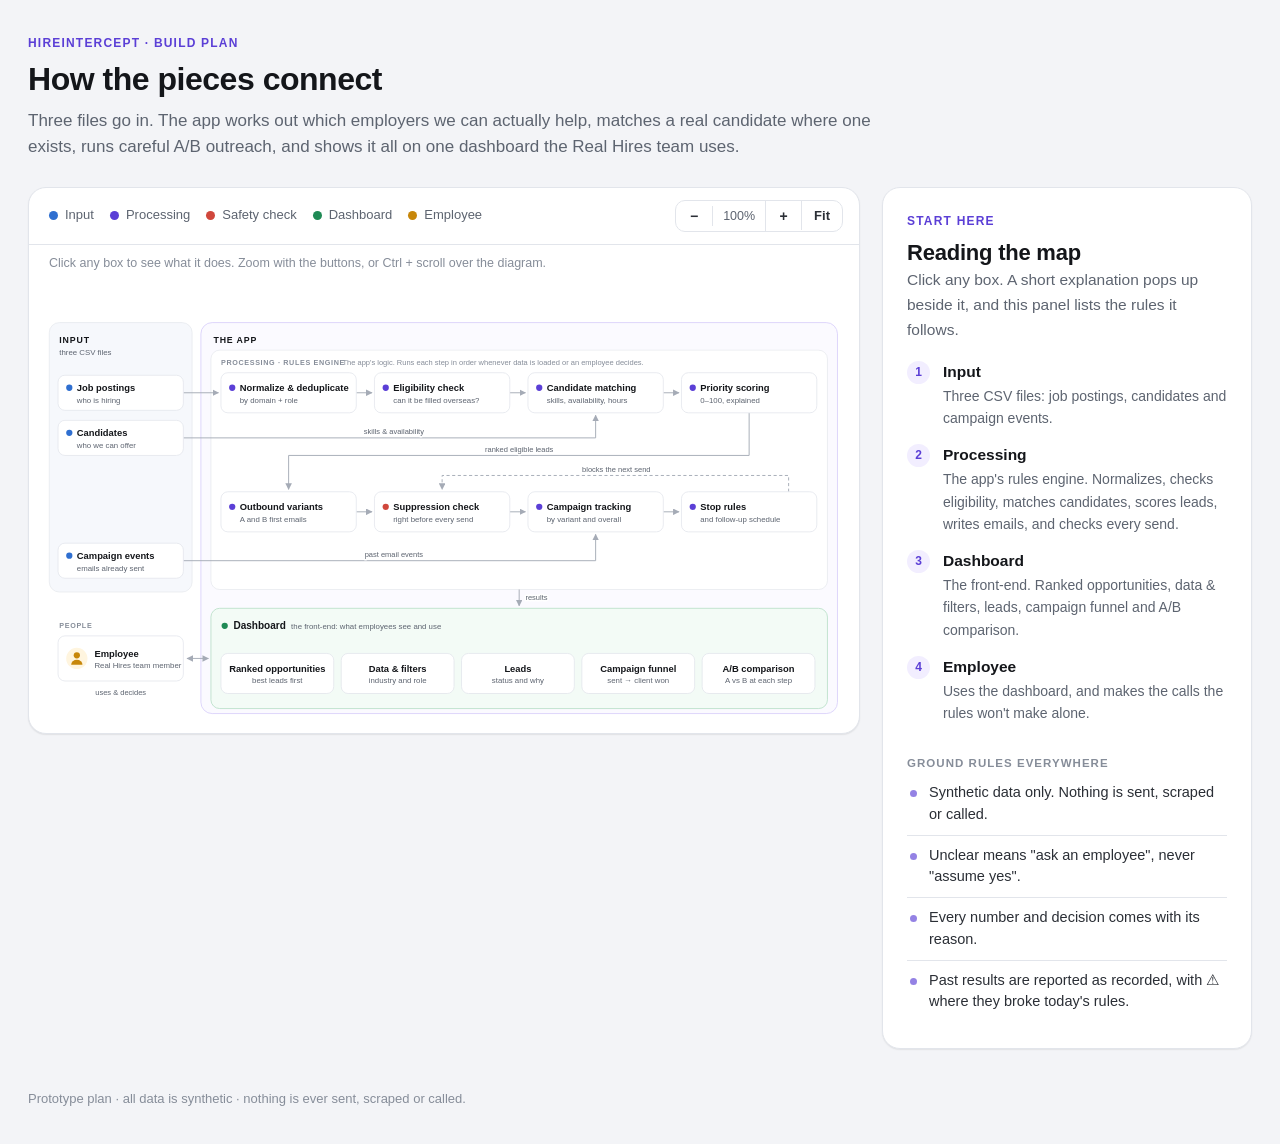
<file: build-plan.html>
<!doctype html>
<html lang="en">
<head>
<meta charset="utf-8">
<meta name="viewport" content="width=device-width, initial-scale=1">
<meta name="color-scheme" content="light">
<!-- Standalone page: everything is inside this file. It loads nothing and connects to nothing. -->
<meta http-equiv="Content-Security-Policy" content="default-src 'none'; style-src 'unsafe-inline'; script-src 'unsafe-inline'; img-src data:">
<title>HireIntercept Build Plan</title>
<style>
  :root {
    --bg: #f3f4f7; --card: #ffffff; --fg: #14161a; --text: #2b2f36; --muted: #5d6470; --faint: #868d99;
    --border: #e2e5eb; --line: #a5abb6; --accent: #5b3fd6; --accent-soft: #f2eeff;
    --in: #2f6fd0; --step: #5b3fd6; --gate: #d0473c; --emp: #c7870a; --dash: #1f8a55;
    --shadow-sm: 0 1px 2px rgba(20, 22, 26, .05), 0 1px 1px rgba(20, 22, 26, .03);
    --shadow: 0 14px 36px rgba(20, 22, 26, .16);
    --font: "Segoe UI Variable Text", "Segoe UI", Inter, -apple-system, BlinkMacSystemFont, Roboto, "Helvetica Neue", Arial, sans-serif;
    --font-display: "Segoe UI Variable Display", "Segoe UI", Inter, -apple-system, BlinkMacSystemFont, Roboto, "Helvetica Neue", Arial, sans-serif;
  }
  * { box-sizing: border-box; }
  html { -webkit-text-size-adjust: 100%; }
  body { margin: 0; background: var(--bg); color: var(--text); font: 15.5px/1.6 var(--font); -webkit-font-smoothing: antialiased; text-rendering: optimizeLegibility; }
  h1, h2, h3 { font-family: var(--font-display); color: var(--fg); }
  header { max-width: 1520px; margin: 0 auto; padding: 34px 28px 4px; }
  .kicker { font-size: 12px; letter-spacing: .1em; text-transform: uppercase; color: var(--accent); font-weight: 700; }
  h1 { font-size: 32px; line-height: 1.15; margin: 8px 0 10px; font-weight: 700; letter-spacing: -.015em; }
  .lead { color: var(--muted); max-width: 860px; margin: 0; font-size: 17px; line-height: 1.55; }

  .layout { max-width: 1520px; margin: 0 auto; padding: 22px 28px 40px; display: grid; grid-template-columns: minmax(0, 1fr) 370px; gap: 22px; align-items: start; }
  .map-card { background: var(--card); border: 1px solid var(--border); border-radius: 18px; box-shadow: var(--shadow-sm); min-width: 0; overflow: hidden; }
  .map-top { display: flex; flex-wrap: wrap; gap: 10px 20px; align-items: center; justify-content: space-between; padding: 12px 16px 12px 20px; border-bottom: 1px solid var(--border); }
  .legend { display: flex; flex-wrap: wrap; gap: 6px 16px; font-size: 13px; color: var(--muted); }
  .legend span { display: inline-flex; align-items: center; gap: 7px; }
  .legend i { width: 9px; height: 9px; border-radius: 50%; display: inline-block; }
  .zoom { display: inline-flex; align-items: center; border: 1px solid var(--border); border-radius: 10px; overflow: hidden; background: #fff; }
  .zoom button { font: 600 14px/1 var(--font); color: var(--text); background: none; border: 0; padding: 8px 12px; cursor: pointer; min-width: 36px; }
  .zoom button:hover { background: var(--bg); }
  .zoom button + button, .zoom output + button, .zoom button + output { border-left: 1px solid var(--border); }
  .zoom output { font-size: 12.5px; color: var(--muted); padding: 0 10px; min-width: 52px; text-align: center; font-variant-numeric: tabular-nums; }
  .zoom .fit { font-weight: 600; font-size: 13px; }
  .tip { font-size: 12.5px; color: var(--faint); padding: 8px 20px 0; }

  .map-scroll { overflow: auto; max-height: 82vh; }
  .map-inner { position: relative; padding: 12px 14px 16px; margin: 0 auto; }
  svg { display: block; width: 100%; height: auto; }
  svg text { font-family: var(--font); }

  /* map regions */
  .region-input { fill: #f6f8fc; stroke: var(--border); }
  .region-app { fill: #fbfaff; stroke: #dcd4fb; stroke-width: 1.5; }
  .region-engine { fill: #ffffff; stroke: var(--border); }
  .region-label { font-family: var(--font-display); font-size: 14px; font-weight: 800; letter-spacing: .1em; fill: var(--fg); }
  .region-sub { font-size: 12.5px; fill: var(--muted); }
  .sub-label { font-size: 11.5px; font-weight: 700; letter-spacing: .09em; fill: var(--faint); }
  .sub-note { font-size: 12px; fill: var(--faint); }

  .edge { fill: none; stroke: var(--line); stroke-width: 1.5; }
  .edge.back { stroke-dasharray: 5 4; }
  .edge-label { font-size: 12px; fill: var(--muted); paint-order: stroke; stroke: #ffffff; stroke-width: 5px; stroke-linejoin: round; }

  /* nodes */
  .node { cursor: pointer; outline: none; }
  .node .card { fill: #ffffff; stroke: var(--border); stroke-width: 1.2; transition: stroke .12s; }
  .node .t { font-family: var(--font-display); font-size: 15px; font-weight: 600; fill: var(--fg); }
  .node .s { font-size: 12.5px; fill: var(--muted); }
  .node:hover .card, .node:focus-visible .card { stroke: var(--accent); }
  .node.on .card { stroke: var(--accent); stroke-width: 2.4; }
  .node.dash-frame .card { fill: #f3fbf6; stroke: #bfe3cd; stroke-width: 1.5; }
  .node.dash-frame:hover .card, .node.dash-frame:focus-visible .card { stroke: var(--dash); }
  .node.dash-frame.on .card { stroke: var(--dash); stroke-width: 2.4; }
  .node.dash-frame .t { font-size: 16px; }

  /* bubble */
  .bubble { position: absolute; z-index: 3; width: 320px; background: #ffffff; color: var(--text); border: 1px solid var(--border); border-radius: 14px; box-shadow: var(--shadow); padding: 16px 18px 14px; }
  .bubble[hidden] { display: none; }
  .bubble .type { font-size: 11.5px; font-weight: 700; letter-spacing: .08em; text-transform: uppercase; }
  .bubble h3 { margin: 3px 0 8px; font-size: 18px; font-weight: 650; padding-right: 26px; }
  .bubble p { margin: 0 0 9px; font-size: 15px; line-height: 1.55; }
  .bubble .how { color: var(--muted); font-size: 14px; }
  .bubble .x { position: absolute; top: 10px; right: 10px; width: 28px; height: 28px; border: 0; background: none; color: var(--faint); font-size: 18px; border-radius: 8px; cursor: pointer; }
  .bubble .x:hover { background: var(--bg); color: var(--fg); }
  .bubble .more { font-size: 12.5px; color: var(--accent); font-weight: 600; }

  /* side panel */
  aside { position: sticky; top: 18px; background: var(--card); border: 1px solid var(--border); border-radius: 18px; box-shadow: var(--shadow-sm); padding: 24px 24px 26px; max-height: calc(100vh - 36px); overflow: auto; }
  aside h2 { font-size: 22px; font-weight: 700; margin: 8px 0 2px; letter-spacing: -.01em; line-height: 1.25; }
  aside h4 { font-size: 11.5px; letter-spacing: .09em; text-transform: uppercase; color: var(--faint); margin: 22px 0 8px; font-weight: 700; }
  aside p { margin: 0 0 8px; }
  .type-pill { display: inline-flex; align-items: center; gap: 7px; font-size: 12px; font-weight: 700; padding: 3px 11px 3px 9px; border-radius: 999px; background: var(--bg); }
  .type-pill i { width: 8px; height: 8px; border-radius: 50%; display: inline-block; }
  .where { color: var(--muted); font-size: 13.5px; }
  .io { display: grid; grid-template-columns: 1fr 1fr; gap: 8px; margin-top: 14px; }
  .io div { background: var(--bg); border-radius: 10px; padding: 10px 12px; font-size: 14px; line-height: 1.45; }
  .io b { display: block; font-size: 11px; color: var(--faint); text-transform: uppercase; letter-spacing: .07em; margin-bottom: 3px; }
  ul.rules { list-style: none; padding: 0; margin: 0; }
  ul.rules li { position: relative; padding: 9px 0 9px 22px; border-top: 1px solid var(--border); font-size: 14.5px; line-height: 1.5; }
  ul.rules li:first-child { border-top: 0; padding-top: 2px; }
  ul.rules li::before { content: ""; position: absolute; left: 3px; top: 17px; width: 7px; height: 7px; border-radius: 50%; background: var(--accent); opacity: .65; }
  ul.rules li:first-child::before { top: 10px; }
  .req { display: inline-block; font-size: 11px; font-weight: 700; color: var(--accent); background: var(--accent-soft); border-radius: 5px; padding: 0 6px; margin-left: 6px; vertical-align: 1px; }
  .example { background: var(--accent-soft); border-radius: 10px; padding: 11px 13px; font-size: 14px; line-height: 1.5; }
  .steps-list { margin: 10px 0 0; padding: 0; list-style: none; counter-reset: s; }
  .steps-list li { position: relative; padding: 7px 0 7px 36px; counter-increment: s; }
  .steps-list li::before { content: counter(s); position: absolute; left: 0; top: 8px; width: 23px; height: 23px; border-radius: 50%; background: var(--accent-soft); color: var(--accent); font-size: 12px; font-weight: 700; display: grid; place-items: center; }
  .steps-list b { color: var(--fg); }
  .steps-list .muted { font-size: 14px; }
  .muted { color: var(--muted); }
  footer { max-width: 1520px; margin: 0 auto; padding: 0 28px 34px; color: var(--faint); font-size: 13px; }

  @media (max-width: 1060px) {
    .layout { grid-template-columns: 1fr; }
    aside { position: static; max-height: none; }
  }
  @media (max-width: 640px) {
    header { padding: 22px 16px 4px; }
    h1 { font-size: 25px; }
    .lead { font-size: 16px; }
    .layout { padding: 14px 16px 30px; }
    footer { padding: 0 16px 24px; }
    .bubble { width: 280px; }
    .map-top { padding: 10px 12px; }
  }
</style>
</head>
<body>
<header>
  <div class="kicker">HireIntercept · build plan</div>
  <h1>How the pieces connect</h1>
  <p class="lead">Three files go in. The app works out which employers we can actually help, matches a real candidate where one exists, runs careful A/B outreach, and shows it all on one dashboard the Real Hires team uses.</p>
</header>

<div class="layout">
  <section class="map-card" aria-label="System map">
    <div class="map-top">
      <div class="legend" aria-label="Legend">
        <span><i style="background:var(--in)"></i>Input</span>
        <span><i style="background:var(--step)"></i>Processing</span>
        <span><i style="background:var(--gate)"></i>Safety check</span>
        <span><i style="background:var(--dash)"></i>Dashboard</span>
        <span><i style="background:var(--emp)"></i>Employee</span>
      </div>
      <div class="zoom" role="group" aria-label="Zoom">
        <button id="zoom-out" title="Zoom out" aria-label="Zoom out">−</button>
        <output id="zoom-level" aria-live="polite">100%</output>
        <button id="zoom-in" title="Zoom in" aria-label="Zoom in">+</button>
        <button id="zoom-fit" class="fit" title="Fit the whole diagram">Fit</button>
      </div>
    </div>
    <div class="tip">Click any box to see what it does. Zoom with the buttons, or Ctrl + scroll over the diagram.</div>
    <div class="map-scroll" id="map-scroll">
      <div class="map-inner" id="map-inner">
        <svg id="map" viewBox="0 0 1280 690" role="group" aria-label="HireIntercept: input, the app's processing and dashboard, and the employee who uses it"></svg>
        <div class="bubble" id="bubble" role="dialog" aria-live="polite" hidden>
          <button class="x" id="bubble-x" aria-label="Close">×</button>
          <div class="type" id="bubble-type"></div>
          <h3 id="bubble-title"></h3>
          <p id="bubble-what"></p>
          <p class="how" id="bubble-how"></p>
          <span class="more">The rules it follows are in the panel.</span>
        </div>
      </div>
    </div>
  </section>

  <aside id="panel" aria-live="polite"></aside>
</div>

<footer>Prototype plan · all data is synthetic · nothing is ever sent, scraped or called.</footer>

<script>
(function () {
  "use strict";

  var TYPES = {
    in:   { label: "Input",        color: "var(--in)",   where: "Input" },
    step: { label: "Processing",   color: "var(--step)", where: "The App · processing (rules engine)" },
    gate: { label: "Safety check", color: "var(--gate)", where: "The App · processing (rules engine)" },
    dash: { label: "Dashboard",    color: "var(--dash)", where: "The App · dashboard (front-end)" },
    emp:  { label: "Employee",     color: "var(--emp)",  where: "Uses the dashboard" }
  };

  // Each rule: [text, main requirement or null]
  var NODES = [
    // ---------- Input ----------
    { id: "jobs", type: "in", x: 24, y: 144, w: 200, h: 56, title: "Job postings", sub: "who is hiring",
      what: "The open jobs we start from: company, role, required skills, remote policy, and how recently it was posted.",
      how: "In the prototype: a CSV file. In production: Apollo or a job feed, synced on a schedule.",
      takes: "Job CSV", gives: "Raw job postings",
      rules: [["Synthetic data only. These employers are never contacted.", null], ["A new file can be imported if it has the same columns.", "R1"]],
      example: "30 job postings." },
    { id: "candidates", type: "in", x: 24, y: 216, w: 200, h: 56, title: "Candidates", sub: "who we can offer",
      what: "Our remote candidates: skills, whether they're available now, and whether they can work U.S. hours.",
      how: "In the prototype: a CSV file. In production: Finally Staff.",
      takes: "Candidate CSV", gives: "Candidate profiles",
      rules: [["Never described as available unless available_now = yes.", "R3"], ["Never described as able to work U.S. hours unless us_hours_available = yes.", "R3"], ["Always labelled as synthetic.", "R3"]],
      example: "10 candidates. C-005 isn't available now." },
    { id: "history", type: "in", x: 24, y: 412, w: 200, h: 56, title: "Campaign events", sub: "emails already sent",
      what: "Mock campaign activity: sends, deliveries, opens, replies, bounces, unsubscribes, meetings and a client win.",
      how: "Treated as history: reported exactly as recorded. Anything that broke our rules gets a ⚠.",
      takes: "Events CSV", gives: "Past email events",
      rules: [["Never rewritten.", "R5"], ["Past emails that break today's rules are counted and marked ⚠.", "R5"], ["A contact = the company (its domain). The data has no contact names.", "R5"]],
      example: "80 events. 18 of the 26 sends would break today's rules." },

    // ---------- The App · processing ----------
    { id: "normalize", type: "step", x: 284, y: 140, w: 216, h: 64, title: "Normalize & deduplicate", sub: "by domain + role",
      what: "Normalize: tidy the values (spacing, capitals, domains, skill lists). Deduplicate: merge repeat postings by the same company for the same role.",
      how: "Same domain + same role = one lead. The most recent posting is the record; the others stay linked.",
      takes: "Job postings", gives: "Unique leads",
      rules: [["The most recent posting is the record, unless the repeats disagree.", "R1"], ["If repeats disagree on remote policy, U.S. hours, skills or title, an employee decides.", "R1"], ["Other differences (salary, company size) are shown, not used.", "R1"], ["Unknown values are flagged, never guessed.", "R1"]],
      example: "30 postings → 28 leads. Northline's repeats agree and merge. Harborwell's disagree, so an employee decides." },
    { id: "elig", type: "step", x: 529, y: 140, w: 216, h: 64, title: "Eligibility check", sub: "can it be filled overseas?",
      what: "Marks each lead eligible or ineligible for overseas placement. Anything unclear goes to an employee for human verification.",
      how: "Reads the remote policy, notes and title against a short list of rules.",
      takes: "Unique leads", gives: "Eligible · needs verification · ineligible",
      rules: [["U.S.-only or on-site → ineligible.", "R1"], ["Licensed locally required (e.g. nurse) → ineligible.", "R1"], ["Remote policy not stated, or \"unclear local restriction\" → human verification.", "R1"], ["Leads waiting for verification get no emails or follow-ups.", "R1"], ["Ineligible leads are kept, but never scored or contacted.", "R2"]],
      example: "10 eligible · 8 need verification · 10 ineligible." },
    { id: "match", type: "step", x: 774, y: 140, w: 216, h: 64, title: "Candidate matching", sub: "skills, availability, hours",
      what: "Matches the job's required skills against each candidate, and shows the evidence and the gaps.",
      how: "A verified match has every skill, is available now, and can work U.S. hours if the job needs it. Anything less is a partial match.",
      takes: "Eligible leads + candidates", gives: "Verified and partial matches",
      rules: [["Verified = all skills + available now + U.S. hours if required.", "R3"], ["Partial = at least one skill. The gaps are always listed.", "R3"], ["One candidate per company at a time. A company that replied yes keeps theirs; otherwise the highest score goes first.", "R3"]],
      example: "Goldleaf needs accounts payable, Excel and ERP. C-004 has all three, is available and works U.S. hours: verified." },
    { id: "score", type: "step", x: 1019, y: 140, w: 216, h: 64, title: "Priority scoring", sub: "0–100, explained",
      what: "Scores each lead 0–100 so the team knows who to contact first. Every point has a reason.",
      how: "Three parts: remote eligibility (30) + candidate fit (40) + urgency or repeat-posting signals (30).",
      takes: "Leads + matches", gives: "Scores with reasons",
      rules: [["Eligibility: clear = 30, waiting for verification = 10.", "R2"], ["Fit: verified = 40. Partial = 30 × share of skills matched.", "R2"], ["Urgency: \"urgent\" +10 · posted ≤ 7 days +10 (≤ 21 days +5) · reposted +10.", "R2"], ["Reposting \"may indicate ongoing need\". Never called proof.", "R2"], ["Salary and company size aren't scored.", "R2"]],
      example: "Northline: 30 + 40 + 30 = 100." },
    { id: "outbound", type: "step", x: 284, y: 330, w: 216, h: 64, title: "Outbound variants", sub: "A and B first emails",
      what: "Writes two short, truthful first-contact emails per eligible lead. A: candidate-first. B: hiring-process / speed-first.",
      how: "Comparing how A and B perform shows which offer works better.",
      takes: "Ranked eligible leads", gives: "Email drafts A and B",
      rules: [["A only when a verified candidate is assigned. Never invent a candidate.", "R4"], ["Under 120 words, one ask (a 15-minute call), an opt-out line.", "R4"], ["Only claims the data supports. Unknowns stay as [placeholders].", "R4"], ["Nothing is actually sent.", "R4"]],
      example: "Brookfield's A names candidate C-006. Blue Mesa gets B only, because C-006 is offered to Brookfield." },
    { id: "suppression", type: "gate", x: 529, y: 330, w: 216, h: 64, title: "Suppression check", sub: "right before every send",
      what: "The last check before any email goes out. If the company replied, bounced or unsubscribed, or the lead isn't eligible, the email is stopped.",
      how: "It looks at the company's latest events at the moment of sending, not when the email was planned.",
      takes: "An email about to go", gives: "Send, or stop with a reason",
      rules: [["Checked right before every send.", "R6"], ["Ineligible → cancelled. Waiting for verification → paused.", "R6"], ["In the prototype nothing is sent; it shows what would happen.", "R6"]],
      example: "Seabrook Finance bounced, so its next email is stopped." },
    { id: "tracking", type: "step", x: 774, y: 330, w: 216, h: 64, title: "Campaign tracking", sub: "by variant and overall",
      what: "Counts messages sent, delivered, unique opens, bounces, positive replies, booked meetings and clients won, for A, B and overall.",
      how: "Adds up each email's events. Repeat opens of the same email count once.",
      takes: "Campaign events", gives: "Funnel numbers",
      rules: [["Duplicate opens don't inflate unique opens.", "R5"], ["Open rate is marked approximate (≈).", "R5"], ["Rule-breaking past emails are counted, with a ⚠ count beside each total.", "R5"]],
      example: "26 sent · 24 delivered · 15 unique opens (from 17) · 4 positive replies · 1 client won." },
    { id: "stops", type: "step", x: 1019, y: 330, w: 216, h: 64, title: "Stop rules", sub: "and follow-up schedule",
      what: "Plans each follow-up, and cancels every pending one the moment that contact replies, bounces or unsubscribes.",
      how: "The schedule matches the history: a second email three days after the first.",
      takes: "Campaign events + schedule", gives: "Due, cancelled or paused follow-ups",
      rules: [["Email 1, then email 2 three days later. No third email.", "R6"], ["A reply, bounce or unsubscribe stops all pending follow-ups to that company, including its other postings.", "R6"], ["\"No thanks\" closes the lead as \"not now\". Re-contact needs approval, 90 days and a new reason.", "R6"], ["An unsubscribe is permanent.", "R6"]],
      example: "Harborwell unsubscribed on JOB-004, so JOB-030 is stopped too." },

    // ---------- The App · dashboard ----------
    { id: "dashboard", type: "dash", frame: true, x: 268, y: 516, w: 984, h: 160, title: "Dashboard", sub: "the front-end: what employees see and use",
      what: "The front-end of the app: the one screen the Real Hires team uses. Everything processing produces shows up here.",
      how: "Five parts: ranked opportunities, data & filters, leads, campaign funnel and A/B comparison.",
      takes: "Processing results", gives: "One readable screen",
      rules: [["Shows results only. Decisions are made by the rules, or by an employee.", "R7"], ["Every number comes with its reason.", "R7"], ["Correctness over appearance.", "R7"]],
      example: "Opens with the sample data already loaded." },
    { id: "ranked", type: "dash", tile: true, x: 284, y: 588, w: 180, h: 64, title: "Ranked opportunities", sub: "best leads first",
      what: "Eligible leads ranked by priority score, each with its three-part breakdown, so anyone can see why it ranks where it does.",
      how: "Sort by any column. Click a lead to see its score, candidate, emails and follow-ups.",
      takes: "Priority scores", gives: "Who to contact first",
      rules: [["Eligible leads rank first.", "R2"], ["Leads waiting for verification are marked \"pending\".", "R2"], ["Ineligible leads aren't ranked.", "R2"]],
      example: "#1 Northline (100), then Seabrook, Goldleaf and Brookfield (90)." },
    { id: "data", type: "dash", tile: true, x: 476, y: 588, w: 180, h: 64, title: "Data & filters", sub: "industry and role",
      what: "Filters by industry and role, plus data notes that point out anything odd in the files without changing it.",
      how: "Pick an industry or role, and the list, funnel and A/B numbers update together.",
      takes: "Normalized data", gives: "A filtered view",
      rules: [["Industry labels are used as given. Odd ones are noted, never silently fixed.", "R7"], ["The role filter uses the normalized job title.", "R7"], ["New CSV files can be imported here.", "R1"]],
      example: "Oakline Legal Group is labelled \"E-commerce\". It's shown as is, with a note." },
    { id: "leads", type: "dash", tile: true, x: 668, y: 588, w: 180, h: 64, title: "Leads", sub: "status and why",
      what: "Every lead with its status (eligible, needs verification or ineligible) and the reason. Repeat postings show as one lead.",
      how: "Employees verify unclear leads here, and pick the record when repeat postings disagree.",
      takes: "Eligibility results", gives: "Status + reason per lead",
      rules: [["Every status shows the rule that set it.", "R1"], ["Shows how duplicates were handled.", "R1"], ["Unclear leads wait here for an employee.", "R1"]],
      example: "Harborwell's repeats disagree on remote policy, so they wait for an employee." },
    { id: "funnel", type: "dash", tile: true, x: 860, y: 588, w: 180, h: 64, title: "Campaign funnel", sub: "sent → client won",
      what: "How far the emails got: sent, delivered, opened, replied, meetings booked, clients won.",
      how: "Each stage shows its count, with a ⚠ count for rule-breaking past emails.",
      takes: "Campaign tracking", gives: "Stage-by-stage counts",
      rules: [["Unique opens, one per email.", "R5"], ["Open rate marked ≈.", "R5"], ["⚠ counts shown beside totals, never hidden.", "R5"]],
      example: "26 sent → 24 delivered → 15 opened → 4 positive replies → 2 meetings → 1 client won." },
    { id: "ab", type: "dash", tile: true, x: 1052, y: 588, w: 180, h: 64, title: "A/B comparison", sub: "A vs B at each step",
      what: "Variant A (candidate-first) and variant B (process-first) side by side, at every stage of the funnel.",
      how: "Rates are worked out per variant, so the two compare fairly.",
      takes: "Campaign tracking", gives: "A vs B numbers",
      rules: [["Same stages as the funnel, split by variant.", "R5"], ["About 13 emails each: too few to call a winner, and it says so.", "R7"]],
      example: "Positive replies: A 3 of 12 delivered · B 1 of 12." },

    // ---------- People ----------
    { id: "employee", type: "emp", x: 24, y: 560, w: 200, h: 72, title: "Employee", sub: "Real Hires team member",
      what: "The person using the app. They read the dashboard and make the calls the rules won't make alone.",
      how: "Everything they do happens on the dashboard, and every decision is saved.",
      takes: "The dashboard", gives: "Decisions",
      rules: [["Verifies leads with unclear remote eligibility.", "R1"], ["Picks the record when repeat postings disagree.", "R1"], ["Can move a candidate to a different company.", "R3"], ["Every decision is logged and can be undone.", null]],
      example: "Verifying Brightwater moves candidate C-002 to them, because Brightwater already replied positively." }
  ];

  var EDGES = [
    { d: "M224 172 H280" },
    { d: "M500 172 H525" },
    { d: "M745 172 H770" },
    { d: "M990 172 H1015" },
    { d: "M224 244 H882 V208", label: "skills & availability", lx: 560, ly: 238 },
    { d: "M1127 204 V272 H392 V326", label: "ranked eligible leads", lx: 760, ly: 266 },
    { d: "M500 362 H525" },
    { d: "M745 362 H770" },
    { d: "M990 362 H1015" },
    { d: "M1190 330 V304 H637 V326", back: true, label: "blocks the next send", lx: 915, ly: 298 },
    { d: "M224 440 H882 V398", label: "past email events", lx: 560, ly: 434 },
    { d: "M760 486 V512", label: "results", lx: 770, ly: 503, anchor: "start" },
    { d: "M230 596 H264", both: true, label: "uses & decides", lx: 124, ly: 654 }
  ];

  // ---------- drawing ----------
  var NS = "http://www.w3.org/2000/svg";
  var svg = document.getElementById("map");
  function el(name, attrs, text) {
    var e = document.createElementNS(NS, name);
    Object.keys(attrs || {}).forEach(function (k) { e.setAttribute(k, attrs[k]); });
    if (text != null) e.textContent = text;
    return e;
  }

  var defs = el("defs");
  var marker = el("marker", { id: "arrow", viewBox: "0 0 10 10", refX: "9", refY: "5", markerWidth: "7", markerHeight: "7", orient: "auto-start-reverse" });
  marker.appendChild(el("path", { d: "M0 0 L10 5 L0 10 z", fill: "#a5abb6" }));
  defs.appendChild(marker);
  svg.appendChild(defs);

  svg.appendChild(el("rect", { class: "region-input", x: 10, y: 60, width: 228, height: 430, rx: 16 }));
  svg.appendChild(el("text", { class: "region-label", x: 26, y: 92 }, "INPUT"));
  svg.appendChild(el("text", { class: "region-sub", x: 26, y: 112 }, "three CSV files"));
  svg.appendChild(el("text", { class: "sub-label", x: 26, y: 548 }, "PEOPLE"));

  svg.appendChild(el("rect", { class: "region-app", x: 252, y: 60, width: 1016, height: 624, rx: 18 }));
  svg.appendChild(el("text", { class: "region-label", x: 272, y: 92 }, "THE APP"));
  svg.appendChild(el("rect", { class: "region-engine", x: 268, y: 104, width: 984, height: 382, rx: 14 }));
  svg.appendChild(el("text", { class: "sub-label", x: 284, y: 127 }, "PROCESSING · RULES ENGINE"));
  svg.appendChild(el("text", { class: "sub-note", x: 478, y: 127 }, "The app's logic. Runs each step in order whenever data is loaded or an employee decides."));

  EDGES.forEach(function (e) {
    var attrs = { class: "edge" + (e.back ? " back" : ""), d: e.d, "marker-end": "url(#arrow)" };
    if (e.both) attrs["marker-start"] = "url(#arrow)";
    svg.appendChild(el("path", attrs));
  });

  var nodeEls = {};
  NODES.forEach(function (n) {
    var g = el("g", { class: "node" + (n.frame ? " dash-frame" : ""), tabindex: "0", role: "button", "aria-label": n.title + ": " + n.sub });
    g.appendChild(el("rect", { class: "card", x: n.x, y: n.y, width: n.w, height: n.h, rx: n.frame ? 14 : 11 }));
    var cy = n.y + n.h / 2;
    if (n.frame) {
      g.appendChild(el("circle", { cx: n.x + 22, cy: n.y + 28, r: 5, fill: TYPES[n.type].color }));
      g.appendChild(el("text", { class: "t", x: n.x + 36, y: n.y + 33 }, n.title));
      g.appendChild(el("text", { class: "s", x: n.x + 128, y: n.y + 33 }, n.sub));
    } else if (n.tile) {
      g.appendChild(el("text", { class: "t", x: n.x + n.w / 2, y: cy - 3, "text-anchor": "middle" }, n.title));
      g.appendChild(el("text", { class: "s", x: n.x + n.w / 2, y: cy + 16, "text-anchor": "middle" }, n.sub));
    } else if (n.type === "emp") {
      var cx = n.x + 30;
      g.appendChild(el("circle", { cx: cx, cy: cy, r: 17, fill: "#fff5df" }));
      g.appendChild(el("circle", { cx: cx, cy: cy - 5, r: 5, fill: TYPES.emp.color }));
      g.appendChild(el("path", { d: "M" + (cx - 9) + " " + (cy + 10) + " a9 8 0 0 1 18 0 z", fill: TYPES.emp.color }));
      g.appendChild(el("text", { class: "t", x: n.x + 58, y: cy - 3 }, n.title));
      g.appendChild(el("text", { class: "s", x: n.x + 58, y: cy + 16 }, n.sub));
    } else {
      g.appendChild(el("circle", { cx: n.x + 18, cy: cy - 8, r: 5, fill: TYPES[n.type].color }));
      g.appendChild(el("text", { class: "t", x: n.x + 30, y: cy - 3 }, n.title));
      g.appendChild(el("text", { class: "s", x: n.x + 30, y: cy + 16 }, n.sub));
    }
    g.addEventListener("click", function (ev) { ev.stopPropagation(); select(n.id); });
    g.addEventListener("keydown", function (ev) { if (ev.key === "Enter" || ev.key === " ") { ev.preventDefault(); ev.stopPropagation(); select(n.id); } });
    svg.appendChild(g);
    nodeEls[n.id] = g;
  });

  EDGES.forEach(function (e) {
    if (e.label) svg.appendChild(el("text", { class: "edge-label", x: e.lx, y: e.ly, "text-anchor": e.anchor || "middle" }, e.label));
  });

  // ---------- zoom ----------
  var scroller = document.getElementById("map-scroll");
  var inner = document.getElementById("map-inner");
  var zoom = 1;
  var Z_MIN = 0.6, Z_MAX = 2.5;

  function applyZoom(keepCenter) {
    var cxRatio = keepCenter ? (scroller.scrollLeft + scroller.clientWidth / 2) / inner.offsetWidth : 0;
    var cyRatio = keepCenter ? (scroller.scrollTop + scroller.clientHeight / 2) / inner.offsetHeight : 0;
    // "Fit" = the whole diagram visible: limited by the box width and by the visible height.
    var maxH = window.innerHeight * 0.82 - 30;
    var fitW = Math.min(scroller.clientWidth, maxH * 1280 / 690 + 28);
    inner.style.width = Math.round(Math.max(320, fitW) * zoom) + "px";
    document.getElementById("zoom-level").textContent = Math.round(zoom * 100) + "%";
    if (keepCenter) {
      scroller.scrollLeft = cxRatio * inner.offsetWidth - scroller.clientWidth / 2;
      scroller.scrollTop = cyRatio * inner.offsetHeight - scroller.clientHeight / 2;
    }
    if (current && !bubble.hidden) placeBubble(byId(current));
  }
  function setZoom(z) { zoom = Math.max(Z_MIN, Math.min(Z_MAX, Math.round(z * 100) / 100)); applyZoom(true); }
  document.getElementById("zoom-in").addEventListener("click", function () { setZoom(zoom * 1.2); });
  document.getElementById("zoom-out").addEventListener("click", function () { setZoom(zoom / 1.2); });
  document.getElementById("zoom-fit").addEventListener("click", function () { zoom = 1; applyZoom(false); scroller.scrollLeft = 0; scroller.scrollTop = 0; });
  scroller.addEventListener("wheel", function (e) {
    if (!e.ctrlKey && !e.metaKey) return;
    e.preventDefault();
    setZoom(zoom * (e.deltaY < 0 ? 1.1 : 1 / 1.1));
  }, { passive: false });
  window.addEventListener("resize", function () { applyZoom(false); });

  // ---------- bubble + panel ----------
  var bubble = document.getElementById("bubble");
  var panel = document.getElementById("panel");
  var current = null;

  function byId(id) { return NODES.filter(function (n) { return n.id === id; })[0]; }
  function h(tag, cls, text) { var e = document.createElement(tag); if (cls) e.className = cls; if (text != null) e.textContent = text; return e; }

  function renderIntro() {
    panel.textContent = "";
    panel.appendChild(h("div", "kicker", "Start here"));
    panel.appendChild(h("h2", null, "Reading the map"));
    panel.appendChild(h("p", "muted", "Click any box. A short explanation pops up beside it, and this panel lists the rules it follows."));
    var ol = h("ol", "steps-list");
    [["Input", "Three CSV files: job postings, candidates and campaign events."],
     ["Processing", "The app's rules engine. Normalizes, checks eligibility, matches candidates, scores leads, writes emails, and checks every send."],
     ["Dashboard", "The front-end. Ranked opportunities, data & filters, leads, campaign funnel and A/B comparison."],
     ["Employee", "Uses the dashboard, and makes the calls the rules won't make alone."]].forEach(function (x) {
      var li = h("li"); li.appendChild(h("b", null, x[0])); li.appendChild(h("div", "muted", x[1])); ol.appendChild(li);
    });
    panel.appendChild(ol);
    panel.appendChild(h("h4", null, "Ground rules everywhere"));
    var r = h("ul", "rules");
    ["Synthetic data only. Nothing is sent, scraped or called.", "Unclear means \"ask an employee\", never \"assume yes\".", "Every number and decision comes with its reason.", "Past results are reported as recorded, with ⚠ where they broke today's rules."].forEach(function (t) { r.appendChild(h("li", null, t)); });
    panel.appendChild(r);
  }

  function pill(n) {
    var t = TYPES[n.type];
    var p = h("span", "type-pill"); var dot = h("i"); dot.style.background = t.color;
    p.appendChild(dot); p.appendChild(document.createTextNode(t.label)); p.style.color = t.color;
    return p;
  }

  function renderPanel(n) {
    panel.textContent = "";
    panel.appendChild(pill(n));
    panel.appendChild(h("h2", null, n.title));
    panel.appendChild(h("div", "where", TYPES[n.type].where));
    var io = h("div", "io");
    var a = h("div"); a.appendChild(h("b", null, "Takes in")); a.appendChild(document.createTextNode(n.takes));
    var b = h("div"); b.appendChild(h("b", null, "Gives out")); b.appendChild(document.createTextNode(n.gives));
    io.appendChild(a); io.appendChild(b);
    panel.appendChild(io);
    panel.appendChild(h("h4", null, "Rules it follows"));
    var ul = h("ul", "rules");
    n.rules.forEach(function (r) { var li = h("li", null, r[0]); if (r[1]) li.appendChild(h("span", "req", r[1])); ul.appendChild(li); });
    panel.appendChild(ul);
    panel.appendChild(h("h4", null, "In the sample data"));
    panel.appendChild(h("div", "example", n.example));
  }

  function placeBubble(n) {
    var t = TYPES[n.type];
    var typeEl = document.getElementById("bubble-type");
    typeEl.textContent = t.label; typeEl.style.color = t.color;
    document.getElementById("bubble-title").textContent = n.title;
    document.getElementById("bubble-what").textContent = n.what;
    document.getElementById("bubble-how").textContent = n.how;
    bubble.hidden = false;
    var target = n.frame ? nodeEls[n.id].querySelector("text") : nodeEls[n.id];
    var r = target.getBoundingClientRect(), box = inner.getBoundingClientRect();
    var bw = bubble.offsetWidth, bh = bubble.offsetHeight;
    var left = r.left - box.left + (n.frame ? 0 : r.width / 2 - bw / 2);
    left = Math.max(8, Math.min(left, inner.clientWidth - bw - 8));
    var below = r.bottom - box.top + 10;
    var above = r.top - box.top - bh - 10;
    var top = (below + bh <= inner.clientHeight || above < 0) ? below : above;
    bubble.style.left = left + "px";
    bubble.style.top = top + "px";
  }

  function select(id) {
    if (current) nodeEls[current].classList.remove("on");
    current = id;
    var n = byId(id);
    nodeEls[id].classList.add("on");
    renderPanel(n);
    placeBubble(n);
  }

  function closeBubble() {
    bubble.hidden = true;
    if (current) { var g = nodeEls[current]; g.classList.remove("on"); current = null; g.focus({ preventScroll: true }); }
  }

  document.getElementById("bubble-x").addEventListener("click", function (e) { e.stopPropagation(); closeBubble(); });
  bubble.addEventListener("click", function (e) { e.stopPropagation(); });
  document.addEventListener("click", function (e) {
    if (bubble.hidden || panel.contains(e.target) || e.target.closest(".zoom")) return;
    closeBubble();
  });
  document.addEventListener("keydown", function (e) { if (e.key === "Escape" && !bubble.hidden) closeBubble(); });

  applyZoom(false);
  renderIntro();
})();
</script>
</body>
</html>
</file>
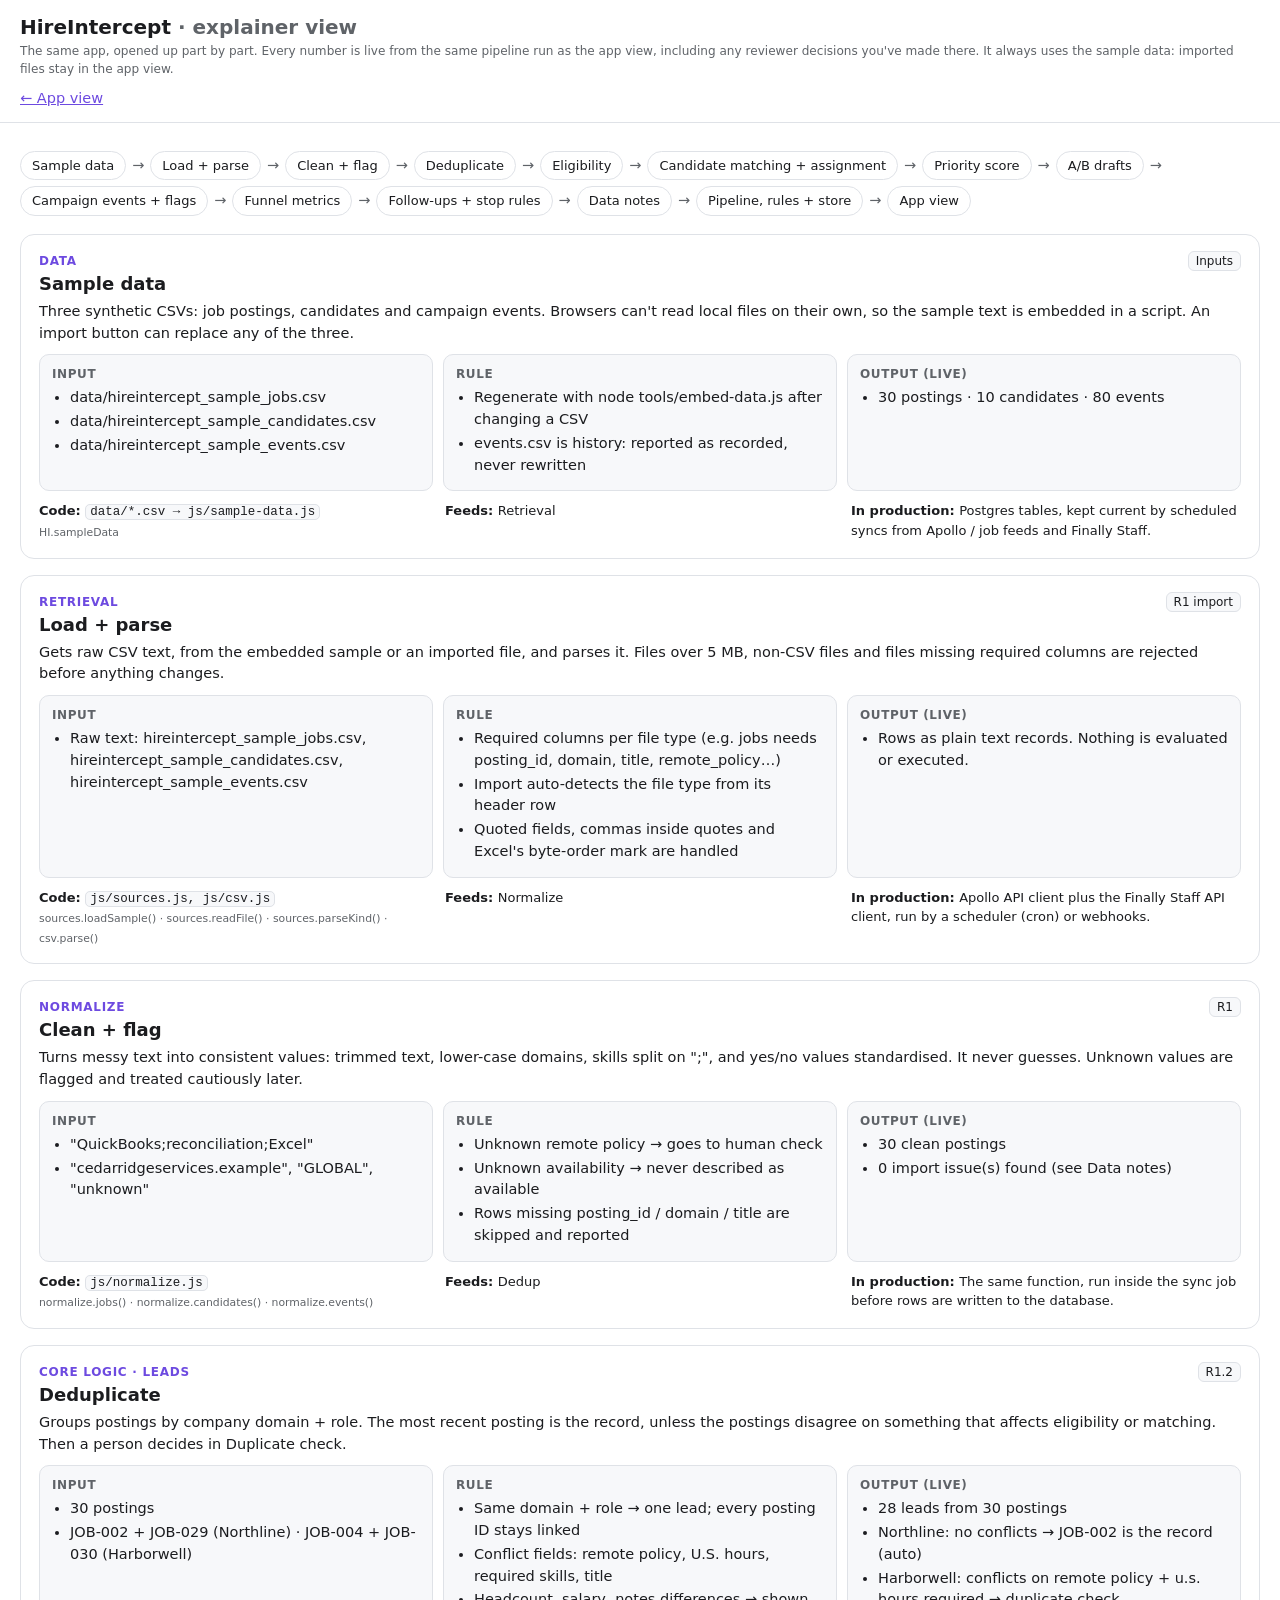
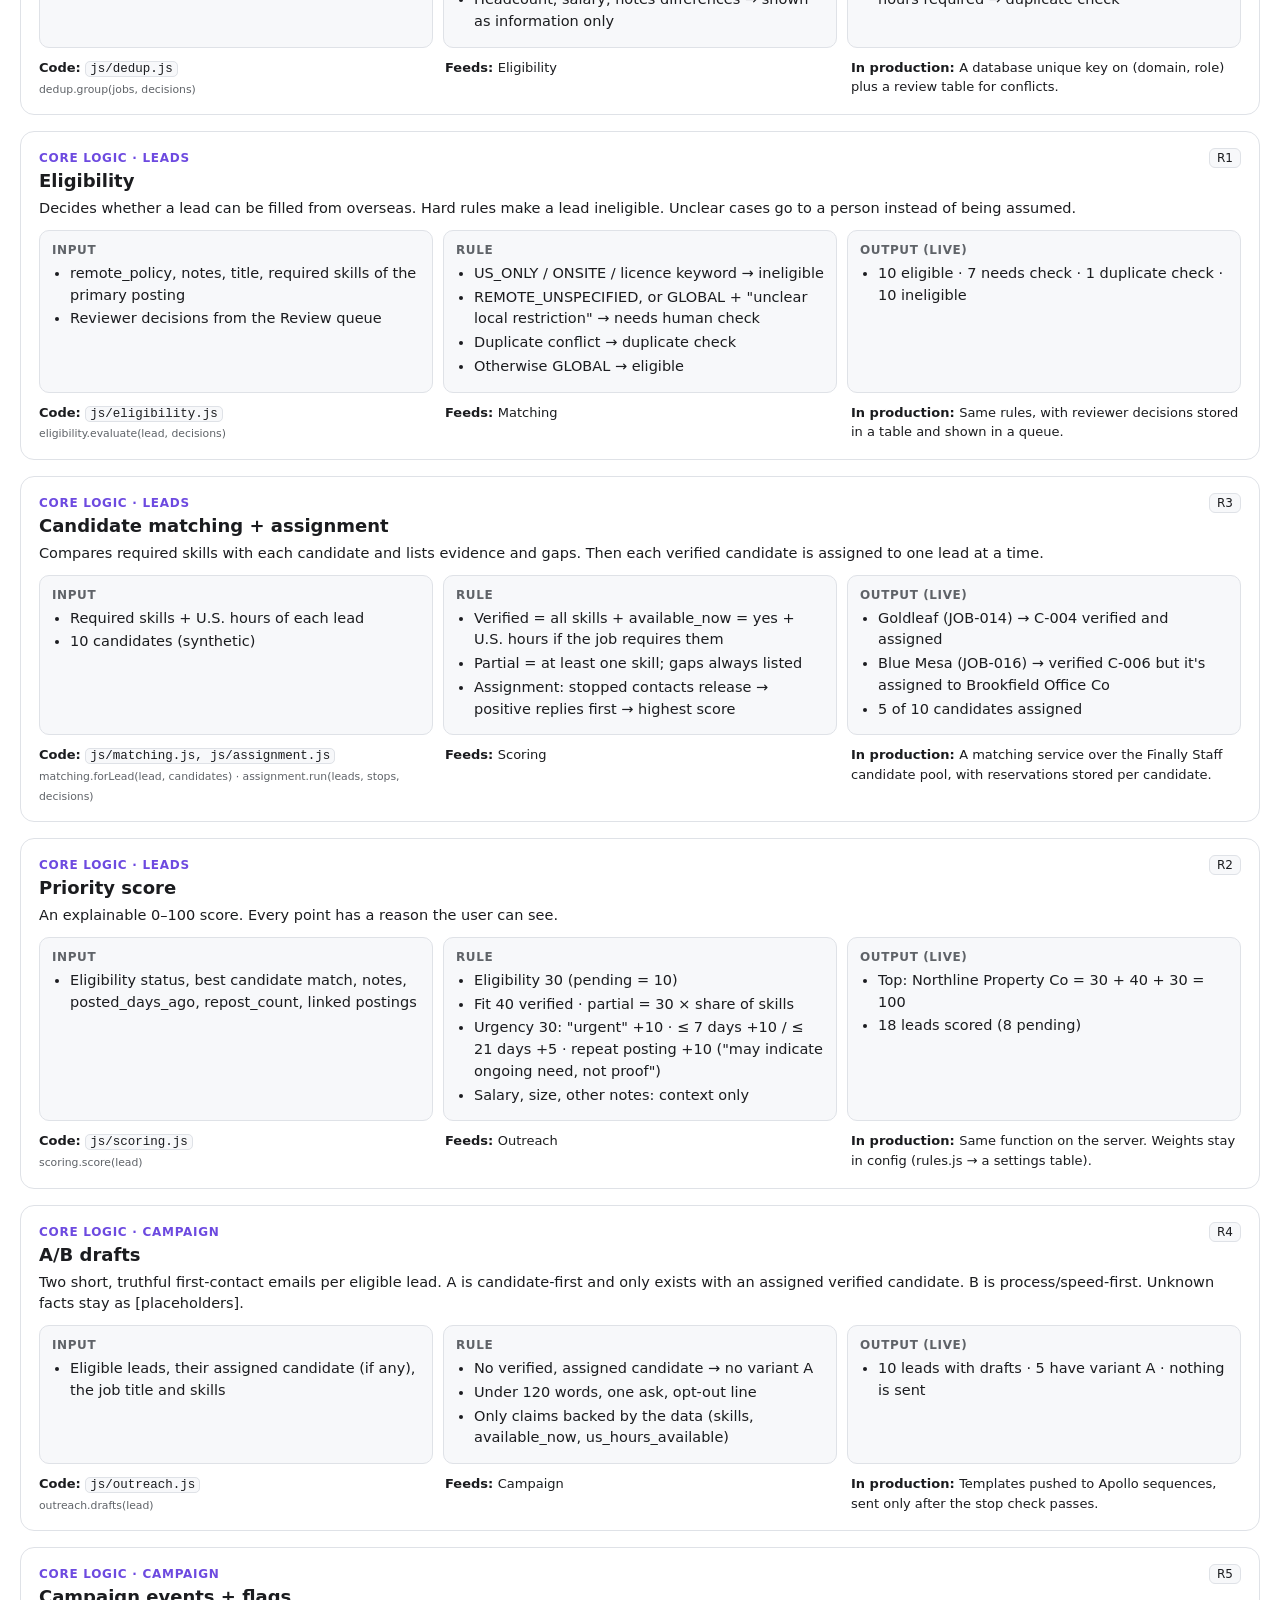
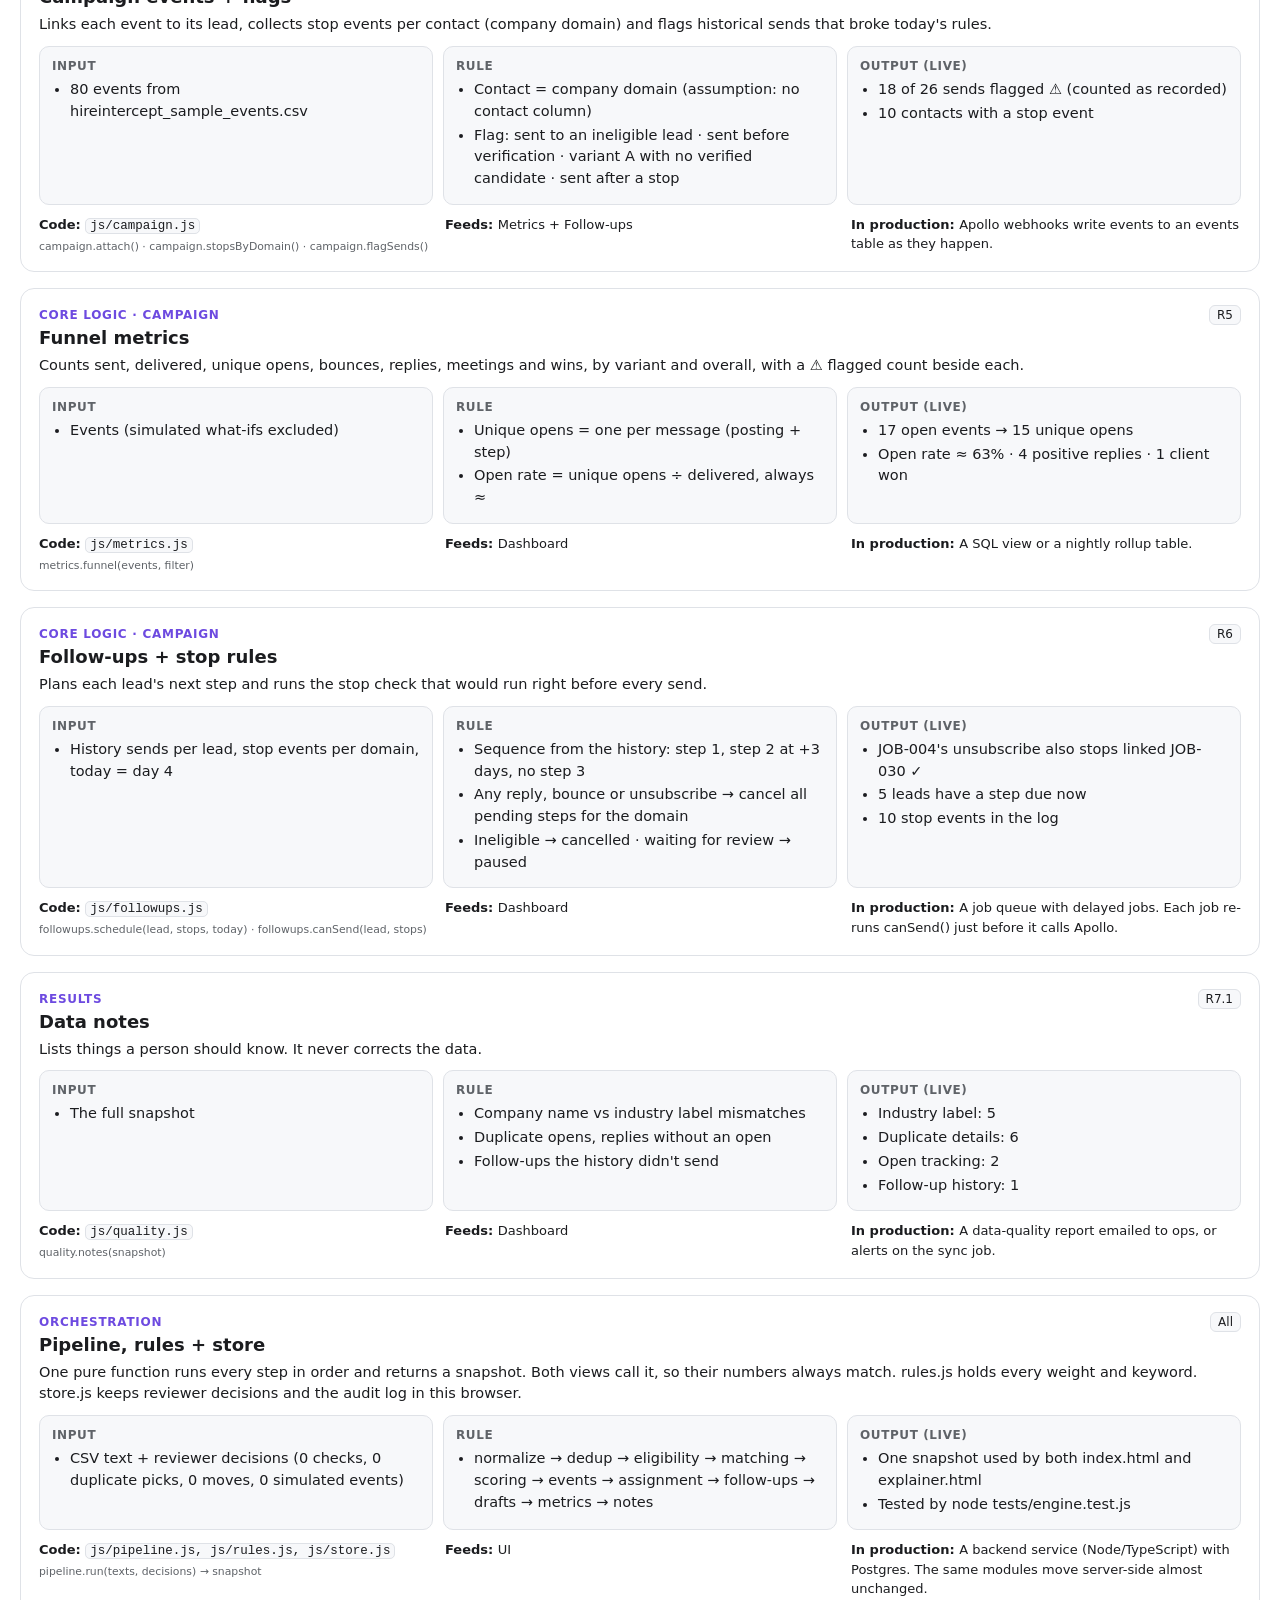
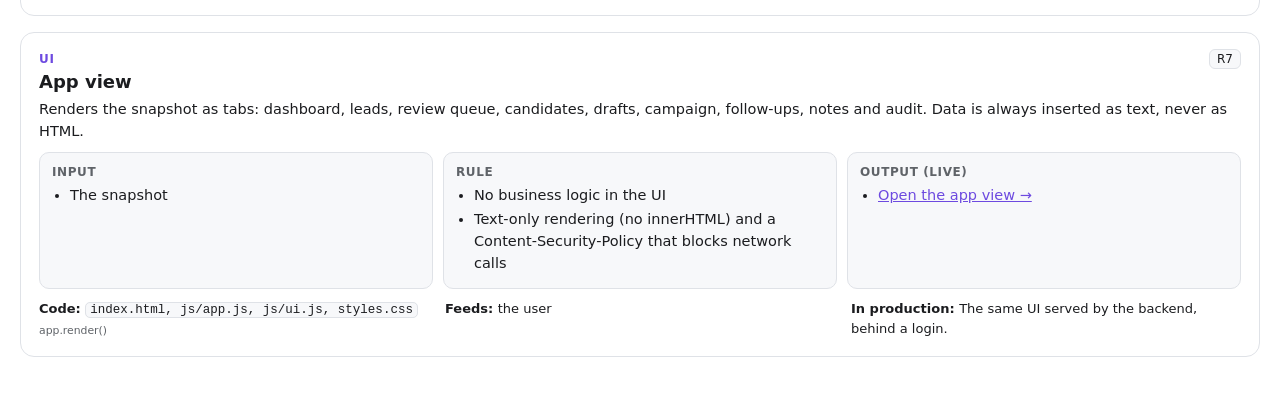
<file: explainer.html>
<!doctype html>
<html lang="en">
<head>
<meta charset="utf-8">
<meta name="viewport" content="width=device-width, initial-scale=1">
<!-- S4: no network calls. Only this folder's own scripts and styles can load. -->
<meta http-equiv="Content-Security-Policy" content="default-src 'none'; script-src 'self' file:; style-src 'self' file:; img-src 'self' data:; connect-src 'none'; form-action 'none'; base-uri 'none'">
<title>HireIntercept Explained</title>
<link rel="stylesheet" href="styles.css">
</head>
<body>
<header class="top">
  <div class="bar-row">
    <div class="brand">
      <h1>HireIntercept <span class="muted">· explainer view</span></h1>
      <small>The same app, opened up part by part. Every number is live from the same pipeline run as the app view, including any reviewer decisions you've made there. It always uses the sample data: imported files stay in the app view.</small>
    </div>
    <div class="actions"><a href="index.html">← App view</a></div>
  </div>
</header>
<main>
  <div class="ex-flow" id="flow" aria-label="Pipeline order"></div>
  <div id="components"><p class="muted">Loading…</p></div>
</main>

<script src="js/rules.js"></script>
<script src="js/csv.js"></script>
<script src="js/sample-data.js"></script>
<script src="js/sources.js"></script>
<script src="js/normalize.js"></script>
<script src="js/dedup.js"></script>
<script src="js/eligibility.js"></script>
<script src="js/matching.js"></script>
<script src="js/scoring.js"></script>
<script src="js/campaign.js"></script>
<script src="js/assignment.js"></script>
<script src="js/followups.js"></script>
<script src="js/metrics.js"></script>
<script src="js/outreach.js"></script>
<script src="js/quality.js"></script>
<script src="js/pipeline.js"></script>
<script src="js/store.js"></script>
<script src="js/ui.js"></script>
<script src="js/explainer.js"></script>
</body>
</html>
</file>
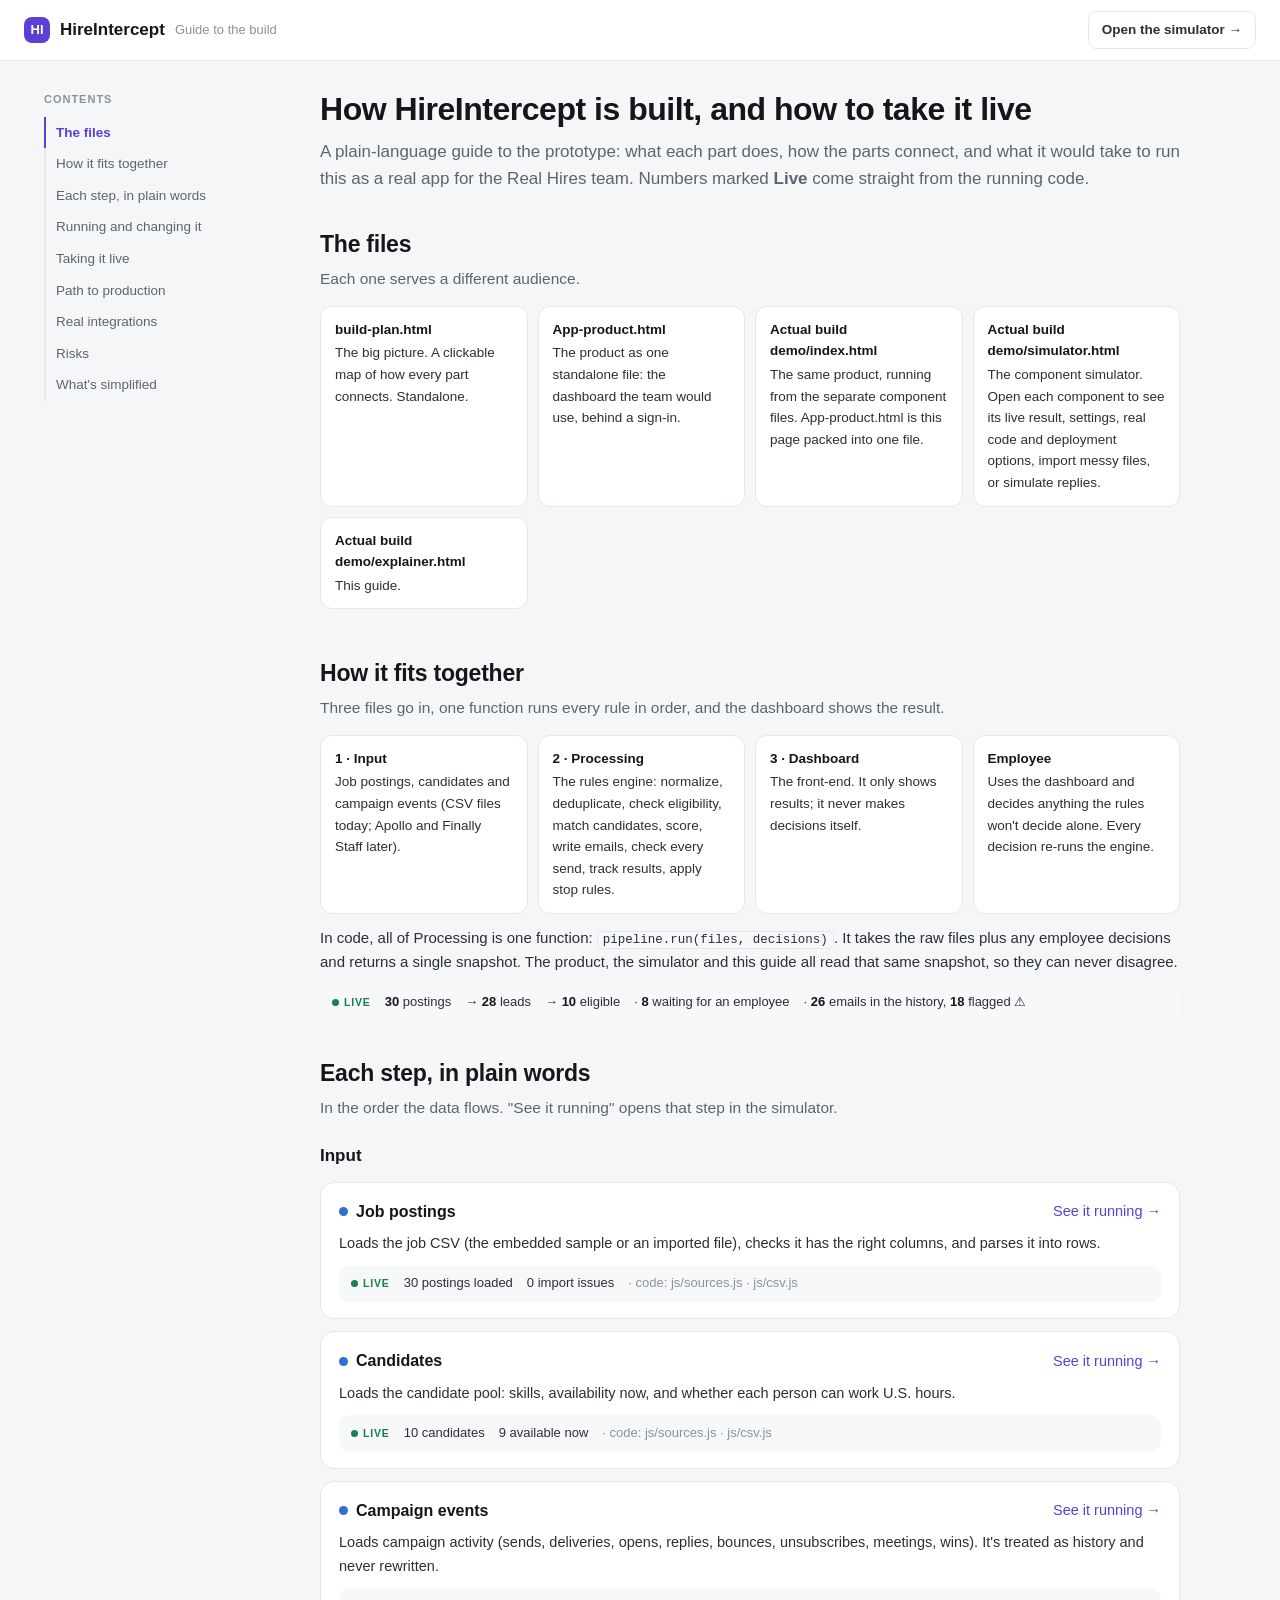
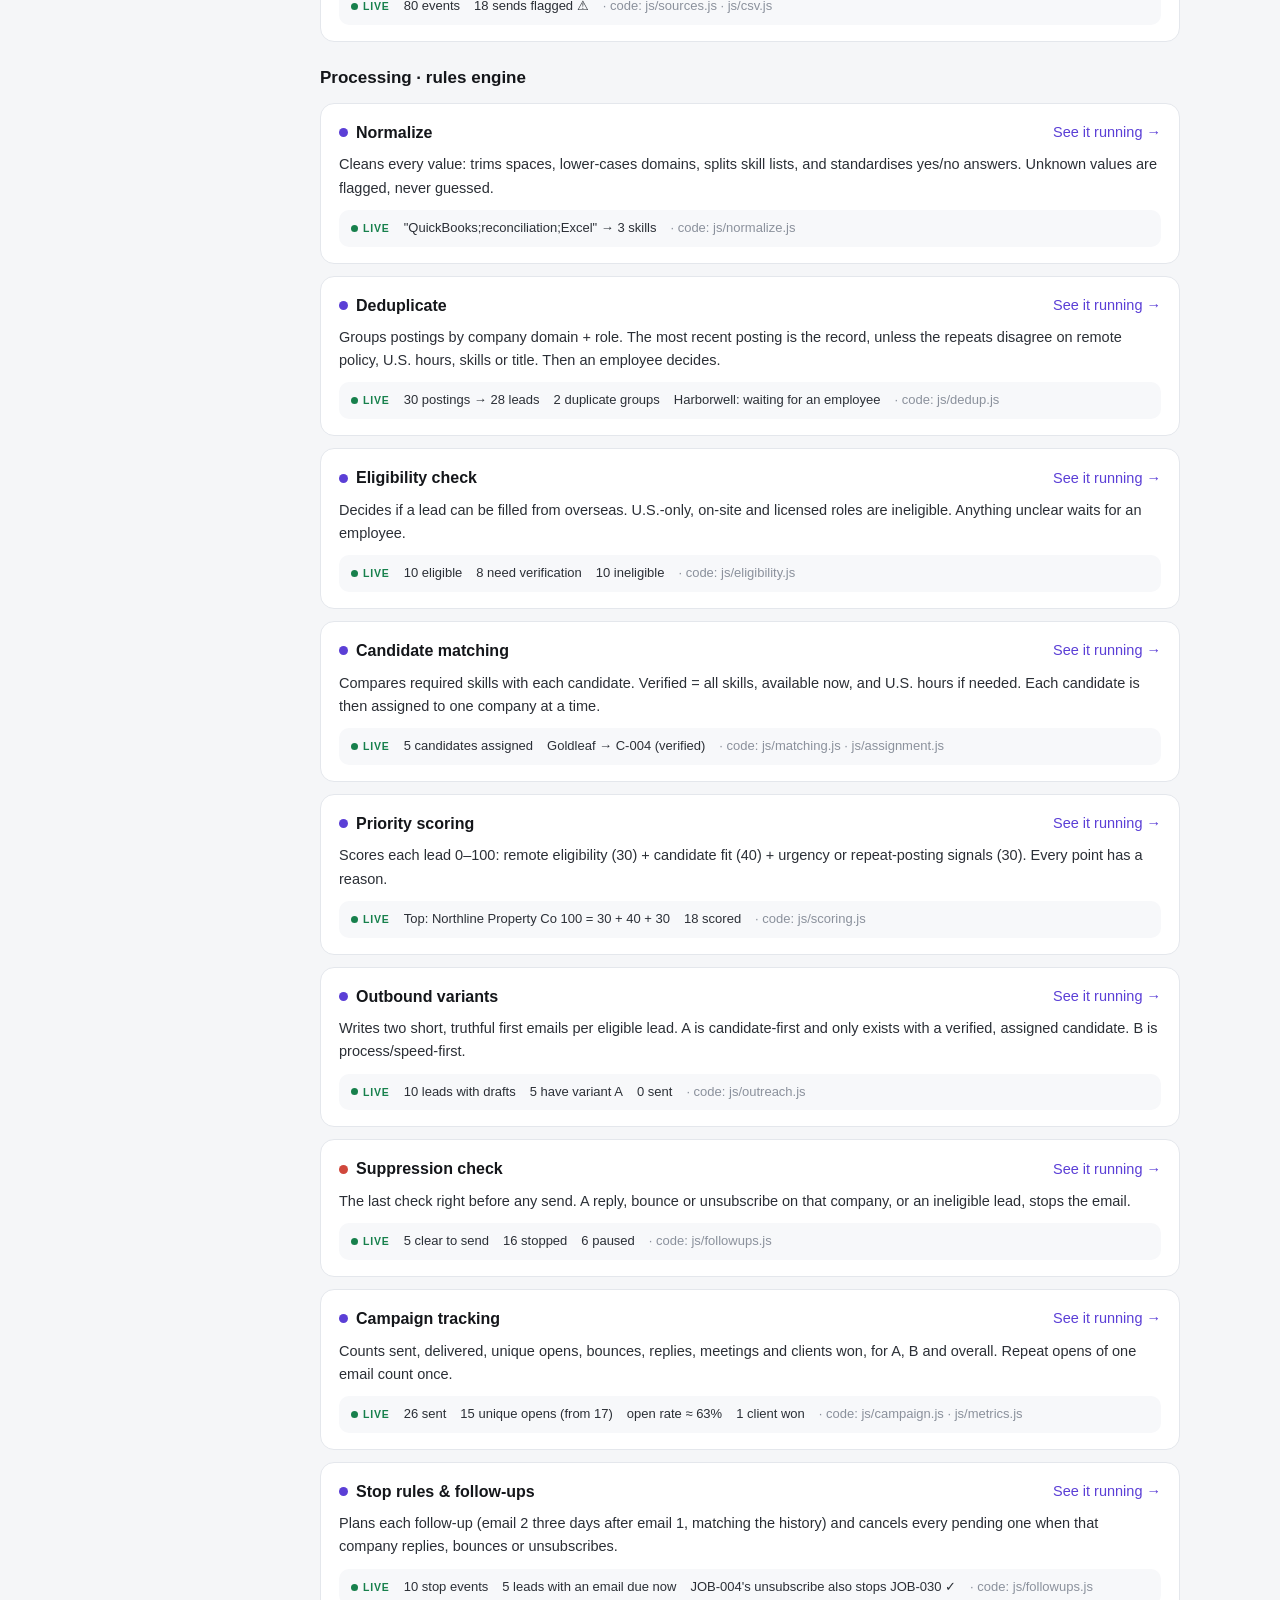
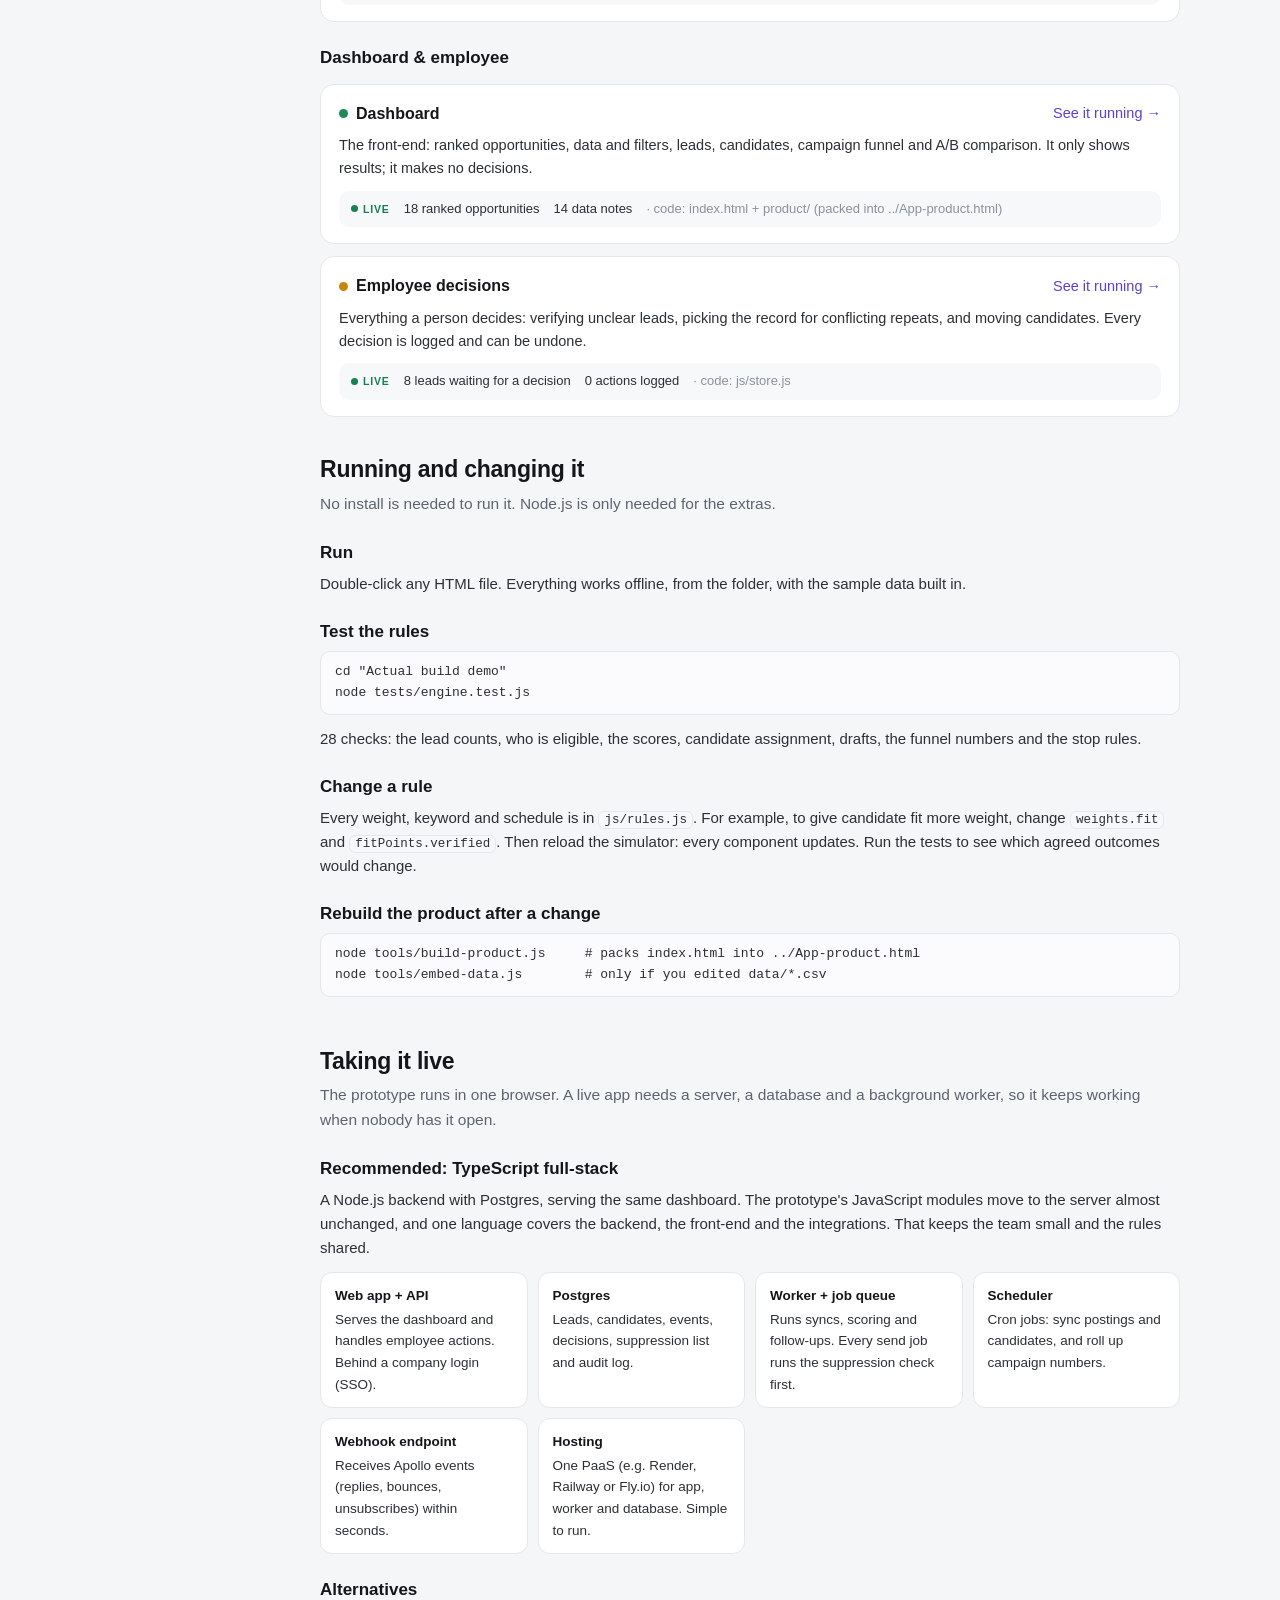
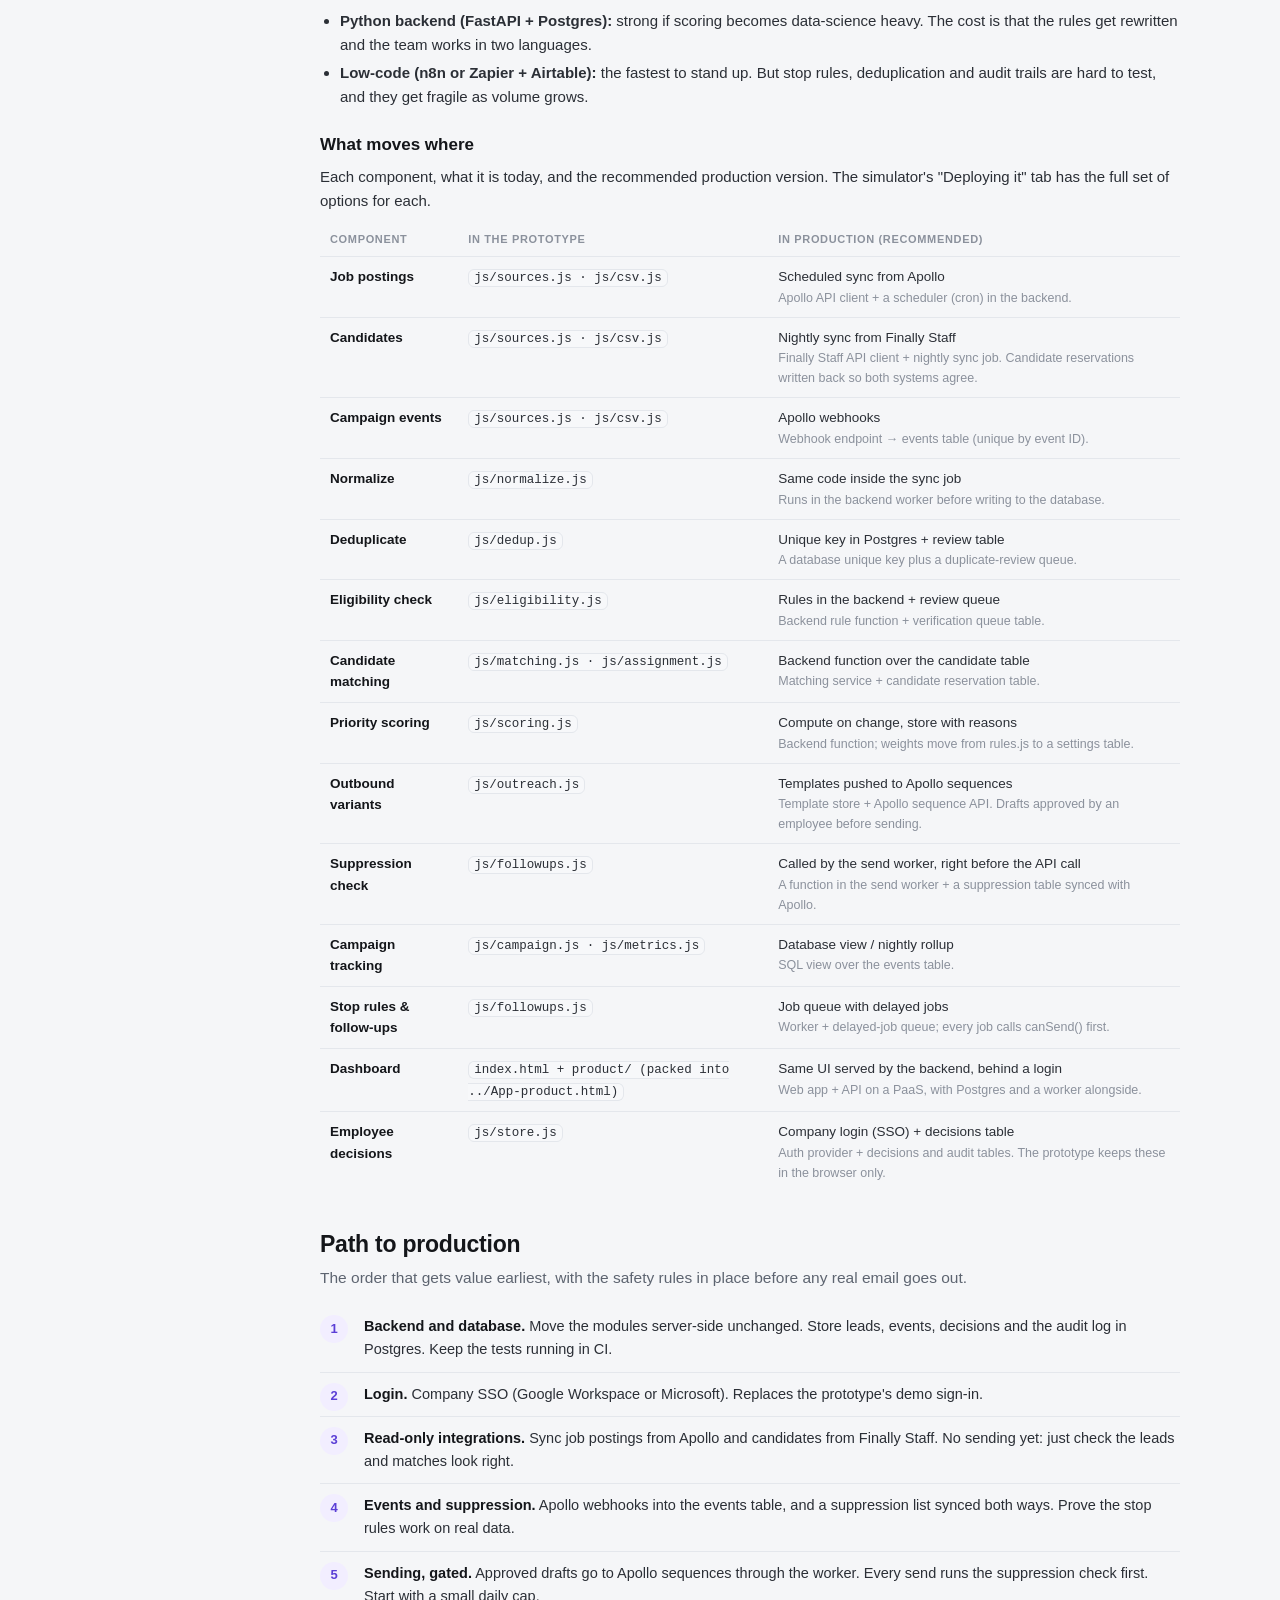
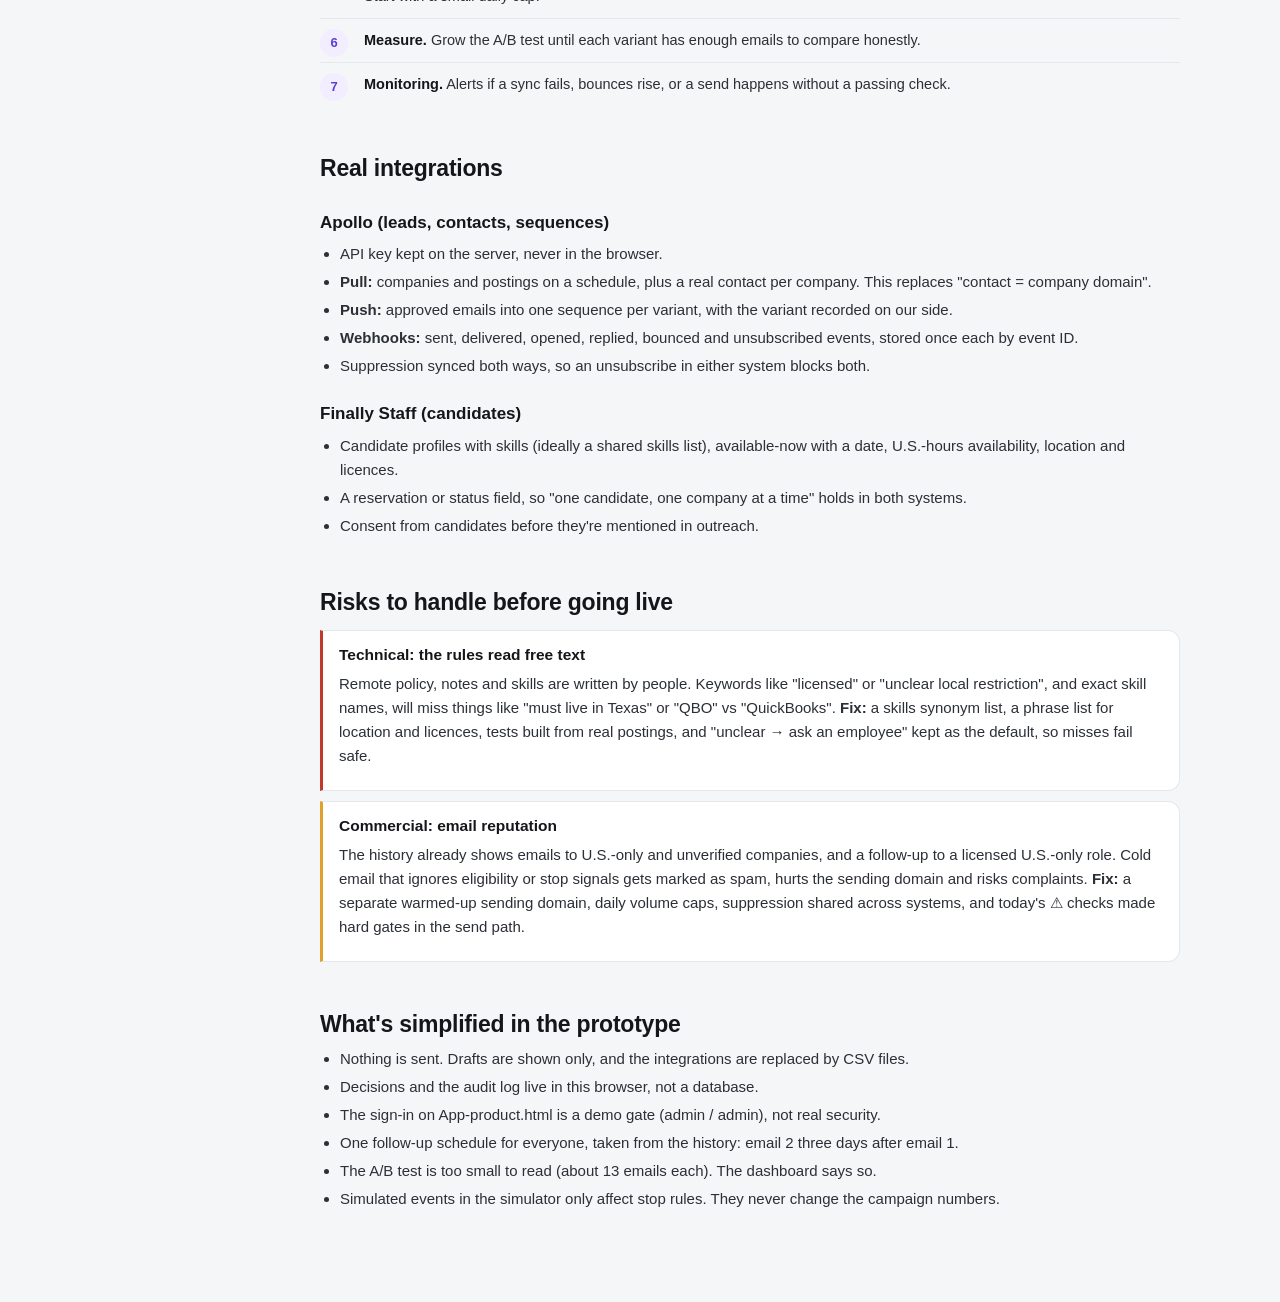
<file: Actual build demo/explainer.html>
<!doctype html>
<html lang="en">
<head>
<meta charset="utf-8">
<meta name="viewport" content="width=device-width, initial-scale=1">
<meta name="color-scheme" content="light">
<!-- S4: no network calls. Only this folder's own scripts and styles can load. -->
<meta http-equiv="Content-Security-Policy" content="default-src 'none'; script-src 'self' file:; style-src 'self' file:; img-src 'self' data:; connect-src 'none'; form-action 'none'; base-uri 'none'">
<title>HireIntercept Guide</title>
<link rel="stylesheet" href="styles.css">
</head>
<body>
<header class="topbar">
  <div class="topbar-in">
    <div class="brand"><span class="logo">HI</span>HireIntercept <small>Guide to the build</small></div>
    <div class="top-right">
      <a class="btn" href="simulator.html">Open the simulator →</a>
    </div>
  </div>
</header>

<div class="guide">
  <nav class="toc" aria-label="Contents">
    <h4>Contents</h4>
    <a href="#files">The files</a>
    <a href="#flow">How it fits together</a>
    <a href="#stages">Each step, in plain words</a>
    <a href="#run">Running and changing it</a>
    <a href="#live">Taking it live</a>
    <a href="#path">Path to production</a>
    <a href="#integrations">Real integrations</a>
    <a href="#risks">Risks</a>
    <a href="#limits">What's simplified</a>
  </nav>

  <article class="doc">
    <div class="hero">
      <h1>How HireIntercept is built, and how to take it live</h1>
      <p>A plain-language guide to the prototype: what each part does, how the parts connect, and what it would take to run this as a real app for the Real Hires team. Numbers marked <b>Live</b> come straight from the running code.</p>
    </div>

    <section id="files">
      <h2>The files</h2>
      <p class="lede">Each one serves a different audience.</p>
      <div class="arch">
        <div><b>build-plan.html</b>The big picture. A clickable map of how every part connects. Standalone.</div>
        <div><b>App-product.html</b>The product as one standalone file: the dashboard the team would use, behind a sign-in.</div>
        <div><b>Actual build demo/index.html</b>The same product, running from the separate component files. App-product.html is this page packed into one file.</div>
        <div><b>Actual build demo/simulator.html</b>The component simulator. Open each component to see its live result, settings, real code and deployment options, import messy files, or simulate replies.</div>
        <div><b>Actual build demo/explainer.html</b>This guide.</div>
      </div>
    </section>

    <section id="flow">
      <h2>How it fits together</h2>
      <p class="lede">Three files go in, one function runs every rule in order, and the dashboard shows the result.</p>
      <div class="arch">
        <div><b>1 · Input</b>Job postings, candidates and campaign events (CSV files today; Apollo and Finally Staff later).</div>
        <div><b>2 · Processing</b>The rules engine: normalize, deduplicate, check eligibility, match candidates, score, write emails, check every send, track results, apply stop rules.</div>
        <div><b>3 · Dashboard</b>The front-end. It only shows results; it never makes decisions itself.</div>
        <div><b>Employee</b>Uses the dashboard and decides anything the rules won't decide alone. Every decision re-runs the engine.</div>
      </div>
      <p>In code, all of Processing is one function: <code>pipeline.run(files, decisions)</code>. It takes the raw files plus any employee decisions and returns a single snapshot. The product, the simulator and this guide all read that same snapshot, so they can never disagree.</p>
      <div class="live"><span class="tag">Live</span><span><b id="n-postings">…</b> postings</span><span>→ <b id="n-leads">…</b> leads</span><span>→ <b id="n-eligible">…</b> eligible</span><span>· <b id="n-waiting">…</b> waiting for an employee</span><span>· <b id="n-sent">…</b> emails in the history, <b id="n-flagged">…</b> flagged ⚠</span></div>
    </section>

    <section id="stages">
      <h2>Each step, in plain words</h2>
      <p class="lede">In the order the data flows. "See it running" opens that step in the simulator.</p>
      <div id="stages-list"><p class="muted">Loading…</p></div>
    </section>

    <section id="run">
      <h2>Running and changing it</h2>
      <p class="lede">No install is needed to run it. Node.js is only needed for the extras.</p>
      <h3>Run</h3>
      <p>Double-click any HTML file. Everything works offline, from the folder, with the sample data built in.</p>
      <h3>Test the rules</h3>
      <div class="cmd">cd "Actual build demo"
node tests/engine.test.js</div>
      <p>28 checks: the lead counts, who is eligible, the scores, candidate assignment, drafts, the funnel numbers and the stop rules.</p>
      <h3>Change a rule</h3>
      <p>Every weight, keyword and schedule is in <code>js/rules.js</code>. For example, to give candidate fit more weight, change <code>weights.fit</code> and <code>fitPoints.verified</code>. Then reload the simulator: every component updates. Run the tests to see which agreed outcomes would change.</p>
      <h3>Rebuild the product after a change</h3>
      <div class="cmd">node tools/build-product.js     # packs index.html into ../App-product.html
node tools/embed-data.js        # only if you edited data/*.csv</div>
    </section>

    <section id="live">
      <h2>Taking it live</h2>
      <p class="lede">The prototype runs in one browser. A live app needs a server, a database and a background worker, so it keeps working when nobody has it open.</p>

      <h3>Recommended: TypeScript full-stack</h3>
      <p>A Node.js backend with Postgres, serving the same dashboard. The prototype's JavaScript modules move to the server almost unchanged, and one language covers the backend, the front-end and the integrations. That keeps the team small and the rules shared.</p>
      <div class="arch">
        <div><b>Web app + API</b>Serves the dashboard and handles employee actions. Behind a company login (SSO).</div>
        <div><b>Postgres</b>Leads, candidates, events, decisions, suppression list and audit log.</div>
        <div><b>Worker + job queue</b>Runs syncs, scoring and follow-ups. Every send job runs the suppression check first.</div>
        <div><b>Scheduler</b>Cron jobs: sync postings and candidates, and roll up campaign numbers.</div>
        <div><b>Webhook endpoint</b>Receives Apollo events (replies, bounces, unsubscribes) within seconds.</div>
        <div><b>Hosting</b>One PaaS (e.g. Render, Railway or Fly.io) for app, worker and database. Simple to run.</div>
      </div>

      <h3>Alternatives</h3>
      <ul class="bul">
        <li><b>Python backend (FastAPI + Postgres):</b> strong if scoring becomes data-science heavy. The cost is that the rules get rewritten and the team works in two languages.</li>
        <li><b>Low-code (n8n or Zapier + Airtable):</b> the fastest to stand up. But stop rules, deduplication and audit trails are hard to test, and they get fragile as volume grows.</li>
      </ul>

      <h3>What moves where</h3>
      <p>Each component, what it is today, and the recommended production version. The simulator's "Deploying it" tab has the full set of options for each.</p>
      <div id="moves"></div>
    </section>

    <section id="path">
      <h2>Path to production</h2>
      <p class="lede">The order that gets value earliest, with the safety rules in place before any real email goes out.</p>
      <ol class="steps">
        <li><b>Backend and database.</b> Move the modules server-side unchanged. Store leads, events, decisions and the audit log in Postgres. Keep the tests running in CI.</li>
        <li><b>Login.</b> Company SSO (Google Workspace or Microsoft). Replaces the prototype's demo sign-in.</li>
        <li><b>Read-only integrations.</b> Sync job postings from Apollo and candidates from Finally Staff. No sending yet: just check the leads and matches look right.</li>
        <li><b>Events and suppression.</b> Apollo webhooks into the events table, and a suppression list synced both ways. Prove the stop rules work on real data.</li>
        <li><b>Sending, gated.</b> Approved drafts go to Apollo sequences through the worker. Every send runs the suppression check first. Start with a small daily cap.</li>
        <li><b>Measure.</b> Grow the A/B test until each variant has enough emails to compare honestly.</li>
        <li><b>Monitoring.</b> Alerts if a sync fails, bounces rise, or a send happens without a passing check.</li>
      </ol>
    </section>

    <section id="integrations">
      <h2>Real integrations</h2>
      <h3>Apollo (leads, contacts, sequences)</h3>
      <ul class="bul">
        <li>API key kept on the server, never in the browser.</li>
        <li><b>Pull:</b> companies and postings on a schedule, plus a real contact per company. This replaces "contact = company domain".</li>
        <li><b>Push:</b> approved emails into one sequence per variant, with the variant recorded on our side.</li>
        <li><b>Webhooks:</b> sent, delivered, opened, replied, bounced and unsubscribed events, stored once each by event ID.</li>
        <li>Suppression synced both ways, so an unsubscribe in either system blocks both.</li>
      </ul>
      <h3>Finally Staff (candidates)</h3>
      <ul class="bul">
        <li>Candidate profiles with skills (ideally a shared skills list), available-now with a date, U.S.-hours availability, location and licences.</li>
        <li>A reservation or status field, so "one candidate, one company at a time" holds in both systems.</li>
        <li>Consent from candidates before they're mentioned in outreach.</li>
      </ul>
    </section>

    <section id="risks">
      <h2>Risks to handle before going live</h2>
      <div class="risk">
        <h3>Technical: the rules read free text</h3>
        <p>Remote policy, notes and skills are written by people. Keywords like "licensed" or "unclear local restriction", and exact skill names, will miss things like "must live in Texas" or "QBO" vs "QuickBooks". <b>Fix:</b> a skills synonym list, a phrase list for location and licences, tests built from real postings, and "unclear → ask an employee" kept as the default, so misses fail safe.</p>
      </div>
      <div class="risk c">
        <h3>Commercial: email reputation</h3>
        <p>The history already shows emails to U.S.-only and unverified companies, and a follow-up to a licensed U.S.-only role. Cold email that ignores eligibility or stop signals gets marked as spam, hurts the sending domain and risks complaints. <b>Fix:</b> a separate warmed-up sending domain, daily volume caps, suppression shared across systems, and today's ⚠ checks made hard gates in the send path.</p>
      </div>
    </section>

    <section id="limits">
      <h2>What's simplified in the prototype</h2>
      <ul class="bul">
        <li>Nothing is sent. Drafts are shown only, and the integrations are replaced by CSV files.</li>
        <li>Decisions and the audit log live in this browser, not a database.</li>
        <li>The sign-in on App-product.html is a demo gate (admin / admin), not real security.</li>
        <li>One follow-up schedule for everyone, taken from the history: email 2 three days after email 1.</li>
        <li>The A/B test is too small to read (about 13 emails each). The dashboard says so.</li>
        <li>Simulated events in the simulator only affect stop rules. They never change the campaign numbers.</li>
      </ul>
    </section>
  </article>
</div>

<script src="js/rules.js"></script>
<script src="js/csv.js"></script>
<script src="js/sample-data.js"></script>
<script src="js/sources.js"></script>
<script src="js/normalize.js"></script>
<script src="js/dedup.js"></script>
<script src="js/eligibility.js"></script>
<script src="js/matching.js"></script>
<script src="js/scoring.js"></script>
<script src="js/campaign.js"></script>
<script src="js/assignment.js"></script>
<script src="js/followups.js"></script>
<script src="js/metrics.js"></script>
<script src="js/outreach.js"></script>
<script src="js/quality.js"></script>
<script src="js/pipeline.js"></script>
<script src="js/store.js"></script>
<script src="js/ui.js"></script>
<script src="js/components.js"></script>
<script src="js/explainer.js"></script>
</body>
</html>
</file>
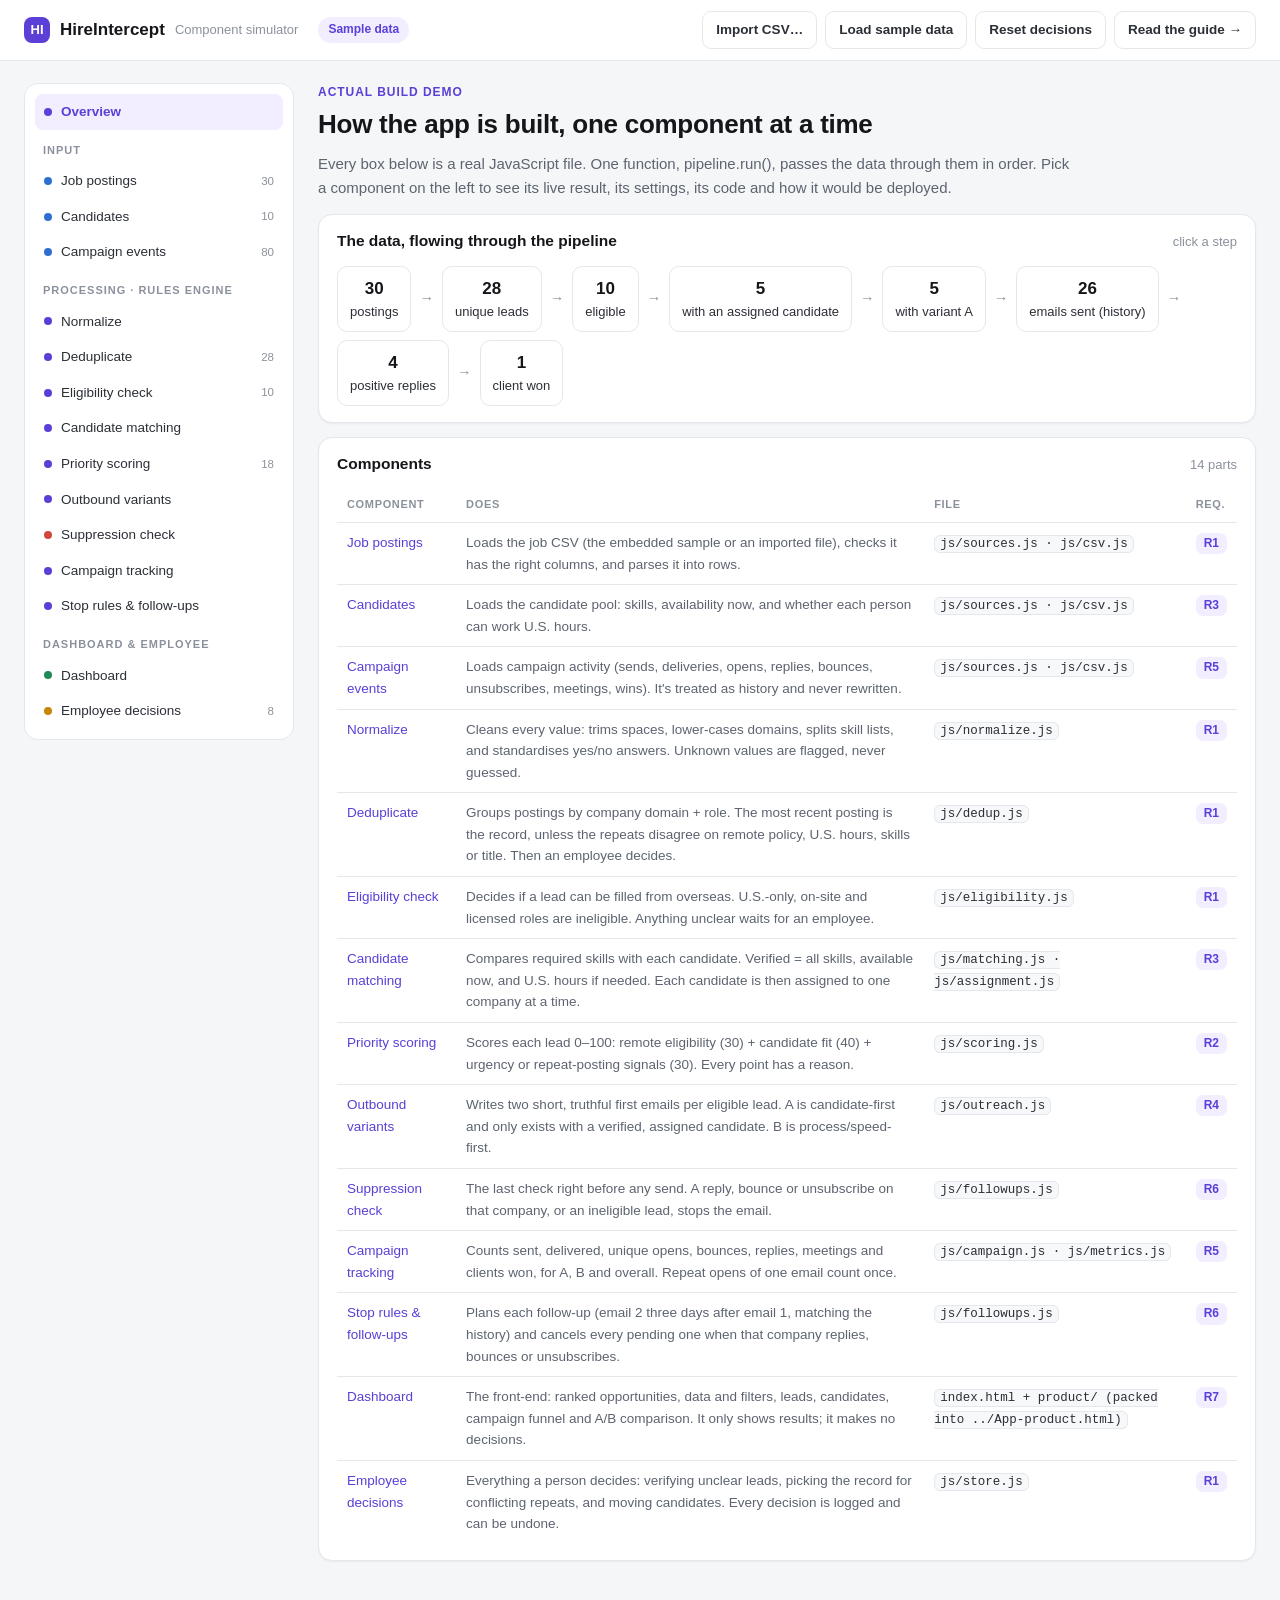
<file: Actual build demo/simulator.html>
<!doctype html>
<html lang="en">
<head>
<meta charset="utf-8">
<meta name="viewport" content="width=device-width, initial-scale=1">
<meta name="color-scheme" content="light">
<!-- S4: no network calls. Only this folder's own scripts and styles can load. -->
<meta http-equiv="Content-Security-Policy" content="default-src 'none'; script-src 'self' file:; style-src 'self' file:; img-src 'self' data:; connect-src 'none'; form-action 'none'; base-uri 'none'">
<title>HireIntercept Simulator</title>
<link rel="stylesheet" href="styles.css">
</head>
<body>
<header class="topbar">
  <div class="topbar-in">
    <div class="brand"><span class="logo">HI</span>HireIntercept <small>Component simulator</small></div>
    <span class="chip" id="source">Sample data</span>
    <div class="top-right">
      <button class="btn" id="import-btn" title="Import a jobs, candidates or events CSV. The type is detected from the header row.">Import CSV…</button>
      <input id="import-file" type="file" accept=".csv,text/csv" multiple hidden>
      <button class="btn" id="sample-btn">Load sample data</button>
      <button class="btn" id="reset-btn">Reset decisions</button>
      <a class="btn" href="explainer.html">Read the guide →</a>
    </div>
  </div>
</header>
<div class="wb">
  <nav class="side" id="side" aria-label="Components"></nav>
  <main id="main"><p class="muted">Loading…</p></main>
</div>
<div class="toast" id="toast" role="status" hidden></div>

<script src="js/rules.js"></script>
<script src="js/csv.js"></script>
<script src="js/sample-data.js"></script>
<script src="js/sources.js"></script>
<script src="js/normalize.js"></script>
<script src="js/dedup.js"></script>
<script src="js/eligibility.js"></script>
<script src="js/matching.js"></script>
<script src="js/scoring.js"></script>
<script src="js/campaign.js"></script>
<script src="js/assignment.js"></script>
<script src="js/followups.js"></script>
<script src="js/metrics.js"></script>
<script src="js/outreach.js"></script>
<script src="js/quality.js"></script>
<script src="js/pipeline.js"></script>
<script src="js/store.js"></script>
<script src="js/ui.js"></script>
<script src="js/components.js"></script>
<script src="js/simulator.js"></script>
</body>
</html>
</file>
<file: styles.css>
/* HireIntercept prototype: shared styles for index.html and explainer.html */
:root {
  --bg: #ffffff; --fg: #1b1c1f; --muted: #5f6368; --line: #dfe2e7; --panel: #f7f8fa; --box: #ffffff;
  --accent: #6d4ae0; --accent-bg: #f1ecff;
  --ok: #1f7a43; --ok-bg: #e6f6ea; --warn: #8a5a00; --warn-bg: #fff4dc; --no: #6b6f76; --no-bg: #eef0f4;
  --bad: #b3261e; --bad-bg: #fdecea;
  --e: #6f98dc; --f: #8b5cf6; --u: #d99a1e;
}
@media (prefers-color-scheme: dark) {
  :root:not([data-theme="light"]) {
    --bg: #16171a; --fg: #ececec; --muted: #a3a7ae; --line: #33363c; --panel: #1d1f23; --box: #202226;
    --accent: #a98bf7; --accent-bg: #2c2140;
    --ok: #6fd296; --ok-bg: #1b3324; --warn: #e3ae45; --warn-bg: #3a2f17; --no: #a3a7ae; --no-bg: #26282d;
    --bad: #f28b82; --bad-bg: #3b1d1b;
  }
}
:root[data-theme="dark"] {
  --bg: #16171a; --fg: #ececec; --muted: #a3a7ae; --line: #33363c; --panel: #1d1f23; --box: #202226;
  --accent: #a98bf7; --accent-bg: #2c2140;
  --ok: #6fd296; --ok-bg: #1b3324; --warn: #e3ae45; --warn-bg: #3a2f17; --no: #a3a7ae; --no-bg: #26282d;
  --bad: #f28b82; --bad-bg: #3b1d1b;
}

* { box-sizing: border-box; }
html { -webkit-text-size-adjust: 100%; }
body { margin: 0; background: var(--bg); color: var(--fg); font: 14.5px/1.5 system-ui, -apple-system, "Segoe UI", sans-serif; }
a { color: var(--accent); }
button, select, input { font: inherit; color: inherit; }
button { cursor: pointer; border: 1px solid var(--line); background: var(--box); border-radius: 8px; padding: 6px 12px; }
button:hover { border-color: var(--accent); }
button.primary { background: var(--accent); border-color: var(--accent); color: #fff; }
button.small { padding: 3px 9px; font-size: 13px; }
button:focus-visible, a:focus-visible, tr:focus-visible, select:focus-visible { outline: 2px solid var(--accent); outline-offset: 2px; }
select, input[type="number"] { border: 1px solid var(--line); background: var(--box); border-radius: 8px; padding: 5px 8px; }
h1 { font-size: 20px; margin: 0; }
h2 { font-size: 18px; margin: 0 0 4px; }
h3 { font-size: 15px; margin: 0 0 6px; }
p { margin: 0 0 8px; }
.muted { color: var(--muted); }
small { color: var(--muted); }

/* header + tabs */
header.top { position: sticky; top: 0; z-index: 5; background: var(--bg); border-bottom: 1px solid var(--line); }
.bar-row { display: flex; flex-wrap: wrap; gap: 10px 16px; align-items: center; justify-content: space-between; padding: 12px 20px; }
.bar-row .actions { display: flex; flex-wrap: wrap; gap: 8px; align-items: center; }
.brand small { display: block; }
nav.tabs { display: flex; gap: 4px; overflow-x: auto; padding: 0 16px; scrollbar-width: thin; }
nav.tabs button { border: 0; border-bottom: 2px solid transparent; border-radius: 0; background: none; padding: 8px 10px; white-space: nowrap; color: var(--muted); }
nav.tabs button.on { color: var(--fg); border-bottom-color: var(--accent); font-weight: 600; }
nav.tabs .count { display: inline-block; min-width: 18px; padding: 0 5px; margin-left: 4px; border-radius: 9px; background: var(--panel); font-size: 12px; text-align: center; }
nav.tabs .count.warn { background: var(--warn-bg); color: var(--warn); }

main { max-width: 1280px; margin: 0 auto; padding: 18px 20px 60px; }
section.view > .intro { margin-bottom: 14px; }
.grid { display: grid; gap: 14px; }
.cols-2 { grid-template-columns: repeat(auto-fit, minmax(340px, 1fr)); }
.cols-3 { grid-template-columns: repeat(auto-fit, minmax(260px, 1fr)); }
.card { background: var(--box); border: 1px solid var(--line); border-radius: 12px; padding: 14px 16px; min-width: 0; }
.card.soft { background: var(--panel); }
.card + .card { margin-top: 0; }
.stack > * + * { margin-top: 14px; }

/* KPI tiles */
.kpis { display: grid; grid-template-columns: repeat(auto-fit, minmax(140px, 1fr)); gap: 10px; margin-bottom: 14px; }
.kpi { border: 1px solid var(--line); border-radius: 12px; padding: 10px 14px; background: var(--box); }
.kpi b { display: block; font-size: 24px; line-height: 1.2; font-variant-numeric: tabular-nums; }
.kpi span { color: var(--muted); font-size: 13px; }

/* filters */
.filters { display: flex; flex-wrap: wrap; gap: 10px 16px; align-items: center; margin-bottom: 14px; padding: 10px 14px; border: 1px solid var(--line); border-radius: 12px; background: var(--panel); }
.filters label { display: flex; gap: 6px; align-items: center; }
.chips { display: flex; flex-wrap: wrap; gap: 6px; }
.chips button { border-radius: 999px; padding: 3px 11px; font-size: 13px; }
.chips button.on { border-color: var(--accent); color: var(--accent); font-weight: 600; }

/* tables */
.table-wrap { overflow-x: auto; border: 1px solid var(--line); border-radius: 12px; }
table { border-collapse: collapse; width: 100%; font-size: 13.5px; }
th, td { text-align: left; padding: 8px 10px; border-bottom: 1px solid var(--line); vertical-align: top; }
tbody tr:last-child td { border-bottom: 0; }
th { font-size: 12px; text-transform: uppercase; letter-spacing: .04em; color: var(--muted); background: var(--panel); white-space: nowrap; }
th.sortable { cursor: pointer; }
th.sortable:hover { color: var(--fg); }
table.click tbody tr { cursor: pointer; }
table.click tbody tr:hover { background: var(--panel); }
td.num, th.num { text-align: right; font-variant-numeric: tabular-nums; white-space: nowrap; }
ul.checks { list-style: none; padding-left: 0; }
tr.dim td { color: var(--muted); }

/* badges, tags, flags */
.badge { display: inline-block; padding: 1px 8px; border-radius: 999px; font-size: 12px; font-weight: 600; white-space: nowrap; }
.badge.ok { background: var(--ok-bg); color: var(--ok); }
.badge.warn { background: var(--warn-bg); color: var(--warn); }
.badge.no { background: var(--no-bg); color: var(--no); }
.badge.bad { background: var(--bad-bg); color: var(--bad); }
.tag { display: inline-block; padding: 0 7px; border-radius: 6px; font-size: 12px; background: var(--panel); border: 1px solid var(--line); white-space: nowrap; }
.tag.synthetic { background: var(--accent-bg); color: var(--accent); border-color: transparent; font-weight: 600; }
.tag.assume { background: var(--warn-bg); color: var(--warn); border-color: transparent; }
.flag { display: inline-block; color: var(--warn); font-size: 12.5px; }
.flags { margin: 4px 0 0; padding-left: 0; list-style: none; }
.flags li { color: var(--warn); font-size: 12.5px; }
.flags li::before { content: "⚠ "; }
ul.plain { margin: 4px 0; padding-left: 18px; }
ul.plain li { margin: 2px 0; }
.ev { color: var(--ok); }
.gap { color: var(--bad); }

/* score bar */
.score { display: inline-flex; align-items: center; gap: 8px; white-space: nowrap; }
.score b { min-width: 26px; text-align: right; font-variant-numeric: tabular-nums; }
.score .bar { display: inline-flex; width: 90px; height: 8px; border-radius: 4px; background: var(--panel); overflow: hidden; border: 1px solid var(--line); }
.score .bar i { display: block; height: 100%; }
.score .bar i.e { background: var(--e); } .score .bar i.f { background: var(--f); } .score .bar i.u { background: var(--u); }
.score.pending b { color: var(--warn); }
.legend { display: inline-flex; gap: 12px; font-size: 12.5px; color: var(--muted); }
.legend i { display: inline-block; width: 10px; height: 10px; border-radius: 2px; margin-right: 4px; vertical-align: -1px; }

/* score breakdown */
.parts { display: grid; gap: 8px; }
.part { display: grid; grid-template-columns: 120px 60px 1fr; gap: 10px; align-items: start; }
.part b { font-variant-numeric: tabular-nums; }

/* funnel bars */
.funnel-row { display: grid; grid-template-columns: 150px 1fr 1fr; gap: 10px; align-items: center; margin: 6px 0; }
.hbar { position: relative; height: 22px; background: var(--panel); border-radius: 6px; overflow: hidden; }
.hbar i { position: absolute; left: 0; top: 0; bottom: 0; border-radius: 6px; }
.hbar.a i { background: var(--e); } .hbar.b i { background: var(--u); }
.hbar span { position: relative; padding-left: 8px; line-height: 22px; font-size: 12.5px; font-weight: 600; font-variant-numeric: tabular-nums; }

/* drafts */
.draft { white-space: pre-wrap; font-size: 13.5px; background: var(--panel); border: 1px solid var(--line); border-radius: 10px; padding: 10px 12px; margin: 6px 0; }
.draft-head { display: flex; justify-content: space-between; gap: 8px; align-items: baseline; flex-wrap: wrap; }
.unavailable { border: 1px dashed var(--line); border-radius: 10px; padding: 10px 12px; color: var(--muted); }

/* steps */
.steps { display: flex; flex-wrap: wrap; gap: 6px; }
.step { border-radius: 8px; padding: 2px 8px; font-size: 12.5px; border: 1px solid var(--line); white-space: nowrap; }
.step.sent { background: var(--panel); }
.step.due { background: var(--ok-bg); color: var(--ok); border-color: transparent; font-weight: 600; }
.step.scheduled { background: var(--box); }
.step.cancelled { background: var(--bad-bg); color: var(--bad); border-color: transparent; text-decoration: line-through; }
.step.paused { background: var(--warn-bg); color: var(--warn); border-color: transparent; }

/* review cards */
.review { border-left: 4px solid var(--u); }
.compare { display: grid; grid-template-columns: 150px repeat(auto-fit, minmax(140px, 1fr)); gap: 0; border: 1px solid var(--line); border-radius: 10px; overflow: hidden; margin: 8px 0; font-size: 13px; }
.compare > div { padding: 5px 8px; border-bottom: 1px solid var(--line); }
.compare .k { color: var(--muted); background: var(--panel); }
.compare .diff { background: var(--warn-bg); color: var(--warn); font-weight: 600; }
.btns { display: flex; flex-wrap: wrap; gap: 8px; margin-top: 8px; }

/* banner + dialog */
.banner { padding: 10px 14px; border-radius: 10px; margin-bottom: 14px; border: 1px solid var(--line); background: var(--panel); }
.banner.error { background: var(--bad-bg); color: var(--bad); border-color: transparent; }
.banner.info { background: var(--accent-bg); border-color: transparent; }
dialog { width: min(980px, calc(100vw - 32px)); max-height: calc(100vh - 48px); border: 1px solid var(--line); border-radius: 14px; padding: 0; background: var(--bg); color: var(--fg); }
dialog::backdrop { background: rgba(0, 0, 0, .45); }
.dlg-head { position: sticky; top: 0; background: var(--bg); padding: 14px 18px; border-bottom: 1px solid var(--line); display: flex; justify-content: space-between; gap: 12px; align-items: start; z-index: 1; }
.dlg-body { padding: 16px 18px 22px; }
.dlg-body > section + section { margin-top: 18px; }
.kv { display: grid; grid-template-columns: 150px 1fr; gap: 4px 12px; font-size: 13.5px; }
.kv dt { color: var(--muted); }
.kv dd { margin: 0; }

/* explainer */
.ex-flow { display: flex; flex-wrap: wrap; gap: 6px; align-items: center; margin: 10px 0 18px; }
.ex-flow button { border-radius: 999px; font-size: 13px; padding: 4px 11px; }
.ex-flow .arrow { color: var(--muted); }
.ex { border: 1px solid var(--line); border-radius: 14px; padding: 16px 18px; background: var(--box); scroll-margin-top: 120px; }
.ex + .ex { margin-top: 16px; }
.ex-head { display: flex; justify-content: space-between; gap: 10px; flex-wrap: wrap; align-items: baseline; }
.ex .layer { font-size: 12px; text-transform: uppercase; letter-spacing: .06em; color: var(--accent); font-weight: 700; }
.iro { display: grid; grid-template-columns: repeat(auto-fit, minmax(220px, 1fr)); gap: 10px; margin: 10px 0; }
.iro > div { overflow-wrap: anywhere; border: 1px solid var(--line); border-radius: 10px; padding: 10px 12px; background: var(--panel); }
.iro h4 { margin: 0 0 4px; font-size: 12px; text-transform: uppercase; letter-spacing: .05em; color: var(--muted); }
.meta { display: grid; grid-template-columns: repeat(auto-fit, minmax(220px, 1fr)); gap: 8px 16px; font-size: 13px; }
.meta code { font-size: 12.5px; }
code { background: var(--panel); border: 1px solid var(--line); border-radius: 5px; padding: 0 4px; font-size: 12.5px; }

@media (max-width: 640px) {
  header.top { position: static; }
  .bar-row { padding: 10px 16px; }
  main { padding: 14px 16px 50px; }
  .funnel-row { grid-template-columns: 1fr; gap: 4px; }
  .part { grid-template-columns: 1fr 50px; }
  .part span:last-child { grid-column: 1 / -1; }
  .kv { grid-template-columns: 1fr; }
  .compare { grid-template-columns: 110px repeat(auto-fit, minmax(100px, 1fr)); }
}
</file>
<file: Actual build demo/product/product.css>
/* App-product.html styles. Light only. Inlined into the single file by tools/build-product.js */
:root {
  --bg: #f5f6f8; --card: #ffffff; --fg: #14161a; --text: #2b2f36; --muted: #5d6470; --faint: #8b919c;
  --border: #e4e7ec; --hover: #f7f8fa; --accent: #5b3fd6; --accent-soft: #f2eeff;
  --ok: #17804c; --ok-soft: #e7f6ee; --warn: #9a6400; --warn-soft: #fff4dc; --bad: #c0392b; --bad-soft: #fdecea;
  --no: #6b7280; --no-soft: #f0f1f4; --a: #4f7fdc; --b: #e0a12c;
  --e: #6f98dc; --f: #8b6cf6; --u: #e0a12c;
  --shadow-sm: 0 1px 2px rgba(20, 22, 26, .05);
  --shadow: 0 18px 48px rgba(20, 22, 26, .18);
  --font: "Segoe UI Variable Text", "Segoe UI", Inter, -apple-system, BlinkMacSystemFont, Roboto, "Helvetica Neue", Arial, sans-serif;
  --font-display: "Segoe UI Variable Display", "Segoe UI", Inter, -apple-system, BlinkMacSystemFont, Roboto, "Helvetica Neue", Arial, sans-serif;
  color-scheme: light;
}
* { box-sizing: border-box; }
html { -webkit-text-size-adjust: 100%; }
body { margin: 0; background: var(--bg); color: var(--text); font: 14.5px/1.55 var(--font); -webkit-font-smoothing: antialiased; }
h1, h2, h3 { font-family: var(--font-display); color: var(--fg); margin: 0; }
button, select, input { font: inherit; color: inherit; }
button { cursor: pointer; }
:focus-visible { outline: 2px solid var(--accent); outline-offset: 2px; }
.muted { color: var(--muted); }
.faint { color: var(--faint); }

/* top bar */
.topbar { position: sticky; top: 0; z-index: 20; background: var(--card); border-bottom: 1px solid var(--border); }
.topbar-in { max-width: 1320px; margin: 0 auto; padding: 0 24px; height: 60px; display: flex; align-items: center; gap: 24px; }
.brand { display: flex; align-items: center; gap: 10px; font-family: var(--font-display); font-weight: 700; font-size: 17px; color: var(--fg); white-space: nowrap; }
.brand .logo { width: 26px; height: 26px; border-radius: 8px; background: var(--accent); display: grid; place-items: center; color: #fff; font-size: 13px; font-weight: 800; }
.brand small { font-family: var(--font); font-weight: 500; font-size: 13px; color: var(--faint); }
.tabs { display: flex; gap: 2px; height: 100%; }
.tabs button { border: 0; background: none; height: 100%; padding: 0 14px; color: var(--muted); font-weight: 600; border-bottom: 2px solid transparent; display: inline-flex; align-items: center; gap: 7px; }
.tabs button:hover { color: var(--fg); }
.tabs button.on { color: var(--fg); border-bottom-color: var(--accent); }
.count { font-size: 11.5px; font-weight: 700; min-width: 20px; padding: 1px 6px; border-radius: 999px; background: var(--no-soft); color: var(--muted); text-align: center; }
.count.warn { background: var(--warn-soft); color: var(--warn); }
.top-right { margin-left: auto; display: flex; align-items: center; gap: 10px; }
.chip { display: inline-flex; align-items: center; gap: 6px; font-size: 12px; font-weight: 600; padding: 3px 10px; border-radius: 999px; background: var(--accent-soft); color: var(--accent); white-space: nowrap; }
.btn { border: 1px solid var(--border); background: var(--card); border-radius: 9px; padding: 7px 13px; font-weight: 600; font-size: 13.5px; color: var(--text); white-space: nowrap; }
.btn:hover { background: var(--hover); }
.btn.primary { background: var(--accent); border-color: var(--accent); color: #fff; }
.btn.primary:hover { filter: brightness(1.06); }
.btn.small { padding: 4px 10px; font-size: 12.5px; }
.btn.ghost { border-color: transparent; background: none; }
.menu-wrap { position: relative; }
.menu { position: absolute; right: 0; top: calc(100% + 6px); width: 230px; background: var(--card); border: 1px solid var(--border); border-radius: 12px; box-shadow: var(--shadow); padding: 6px; }
.menu[hidden] { display: none; }
.menu button { display: flex; width: 100%; justify-content: space-between; border: 0; background: none; padding: 9px 10px; border-radius: 8px; text-align: left; font-size: 13.5px; }
.menu button:hover { background: var(--hover); }
.menu hr { border: 0; border-top: 1px solid var(--border); margin: 6px 4px; }

/* page */
main { max-width: 1320px; margin: 0 auto; padding: 22px 24px 60px; }
.page-head { display: flex; flex-wrap: wrap; align-items: flex-end; justify-content: space-between; gap: 12px 20px; margin-bottom: 16px; }
.page-head h1 { font-size: 24px; font-weight: 700; letter-spacing: -.01em; }
.page-head p { margin: 2px 0 0; color: var(--muted); }
.filters { display: flex; flex-wrap: wrap; gap: 8px 12px; align-items: center; }
.filters select { border: 1px solid var(--border); background: var(--card); border-radius: 9px; padding: 7px 10px; font-size: 13.5px; min-width: 160px; }
.filters label.check { display: inline-flex; align-items: center; gap: 7px; font-size: 13.5px; color: var(--muted); }
.card { background: var(--card); border: 1px solid var(--border); border-radius: 14px; box-shadow: var(--shadow-sm); min-width: 0; }
.card-head { display: flex; justify-content: space-between; align-items: baseline; gap: 12px; padding: 16px 18px 0; flex-wrap: wrap; }
.card-head h2 { font-size: 16px; font-weight: 650; }
.card-head span { font-size: 13px; color: var(--faint); }
.card-body { padding: 12px 18px 18px; }
.grid-2 { display: grid; grid-template-columns: repeat(auto-fit, minmax(380px, 1fr)); gap: 16px; }
.stack > * + * { margin-top: 16px; }

/* kpis */
.kpis { display: grid; grid-template-columns: repeat(auto-fit, minmax(170px, 1fr)); gap: 12px; margin-bottom: 16px; }
.kpi { background: var(--card); border: 1px solid var(--border); border-radius: 14px; padding: 14px 16px; box-shadow: var(--shadow-sm); }
.kpi .v { font-family: var(--font-display); font-size: 26px; font-weight: 700; color: var(--fg); line-height: 1.15; font-variant-numeric: tabular-nums; }
.kpi .l { font-size: 13px; color: var(--muted); }

/* table */
.tbl { width: 100%; border-collapse: collapse; }
.tbl th { text-align: left; font-size: 11.5px; letter-spacing: .06em; text-transform: uppercase; color: var(--faint); font-weight: 700; padding: 10px 12px; border-bottom: 1px solid var(--border); white-space: nowrap; }
.tbl td { padding: 12px; border-bottom: 1px solid var(--border); vertical-align: middle; }
.tbl tr:last-child td { border-bottom: 0; }
.tbl tbody tr.click { cursor: pointer; }
.tbl tbody tr.click:hover { background: var(--hover); }
.tbl .num { text-align: right; font-variant-numeric: tabular-nums; }
.tbl .rank { color: var(--faint); font-weight: 600; width: 36px; }
.co b { color: var(--fg); font-weight: 600; }
.co div { font-size: 13px; color: var(--muted); }
.table-wrap { overflow-x: auto; }
.empty { padding: 30px; text-align: center; color: var(--faint); }

/* score */
.score { display: inline-flex; align-items: center; gap: 10px; }
.score b { font-family: var(--font-display); font-size: 16px; min-width: 28px; text-align: right; color: var(--fg); font-variant-numeric: tabular-nums; }
.score .bar { display: inline-flex; width: 100px; height: 7px; border-radius: 4px; background: var(--no-soft); overflow: hidden; }
.score .bar i { height: 100%; display: block; }
.score .bar .e { background: var(--e); } .score .bar .f { background: var(--f); } .score .bar .u { background: var(--u); }
.score.pending b { color: var(--warn); }

/* status + pills */
.status { display: inline-block; font-size: 12px; font-weight: 650; padding: 2px 9px; border-radius: 999px; white-space: nowrap; }
.status.eligible { background: var(--ok-soft); color: var(--ok); }
.status.needs_check, .status.duplicate_check { background: var(--warn-soft); color: var(--warn); }
.status.ineligible { background: var(--no-soft); color: var(--no); }
.pill { display: inline-flex; align-items: center; gap: 5px; font-size: 12.5px; font-weight: 600; padding: 2px 9px; border-radius: 7px; background: var(--no-soft); color: var(--muted); white-space: nowrap; }
.pill.ok { background: var(--ok-soft); color: var(--ok); }
.pill.warn { background: var(--warn-soft); color: var(--warn); }
.pill.bad { background: var(--bad-soft); color: var(--bad); }
.next.due { color: var(--ok); font-weight: 600; }
.next.stopped { color: var(--bad); }
.next.paused { color: var(--warn); }
.next.muted { color: var(--faint); }
.seg { display: inline-flex; border: 1px solid var(--border); border-radius: 9px; overflow: hidden; }
.seg button { border: 0; background: var(--card); padding: 5px 12px; font-size: 13px; font-weight: 600; color: var(--muted); }
.seg button + button { border-left: 1px solid var(--border); }
.seg button.on { background: var(--accent-soft); color: var(--accent); }

/* review cards */
.review-grid { display: grid; grid-template-columns: repeat(auto-fit, minmax(340px, 1fr)); gap: 12px; }
.review { border: 1px solid var(--border); border-left: 3px solid var(--u); border-radius: 12px; padding: 14px 16px; background: var(--card); }
.review h3 { font-size: 15px; font-weight: 650; }
.review .why { margin: 8px 0 10px; font-size: 13.5px; }
.review .actions { display: flex; flex-wrap: wrap; gap: 8px; }
.cmp { display: grid; gap: 4px 12px; font-size: 13px; margin: 8px 0 10px; }
.cmp .k { color: var(--faint); }
.cmp .diff { color: var(--warn); font-weight: 650; }

/* funnel */
.fun-row { display: grid; grid-template-columns: 150px 1fr 90px; gap: 14px; align-items: center; padding: 7px 0; }
.fun-row .lbl { font-size: 13.5px; color: var(--text); }
.fun-bar { height: 26px; background: var(--no-soft); border-radius: 7px; overflow: hidden; display: flex; }
.fun-bar i { display: block; height: 100%; }
.fun-bar .a { background: var(--a); } .fun-bar .b { background: var(--b); }
.fun-row .n { text-align: right; font-variant-numeric: tabular-nums; font-weight: 650; color: var(--fg); }
.fun-row .n small { display: block; font-weight: 500; color: var(--faint); font-size: 12px; }
.legend { display: inline-flex; gap: 14px; font-size: 12.5px; color: var(--muted); }
.legend i { display: inline-block; width: 10px; height: 10px; border-radius: 3px; margin-right: 5px; vertical-align: -1px; }
.note { font-size: 13px; color: var(--muted); background: var(--hover); border-radius: 10px; padding: 9px 12px; margin-top: 12px; }
.note.warn { background: var(--warn-soft); color: var(--warn); }
.ab-win { font-weight: 700; }
.list { list-style: none; margin: 0; padding: 0; }
.list li { padding: 10px 0; border-top: 1px solid var(--border); display: flex; gap: 12px; align-items: flex-start; justify-content: space-between; }
.list li:first-child { border-top: 0; }
.list .main { min-width: 0; }
.list .main b { color: var(--fg); font-weight: 600; }
.list .main div { font-size: 13px; color: var(--muted); }

/* drawer */
.backdrop { position: fixed; inset: 0; background: rgba(20, 22, 26, .28); z-index: 40; }
.drawer { position: fixed; top: 0; right: 0; bottom: 0; width: min(520px, 100vw); background: var(--card); z-index: 41; box-shadow: var(--shadow); display: flex; flex-direction: column; }
.drawer[hidden], .backdrop[hidden] { display: none; }
.dr-head { padding: 18px 22px 14px; border-bottom: 1px solid var(--border); }
.dr-head .row { display: flex; justify-content: space-between; align-items: center; gap: 10px; }
.dr-head h2 { font-size: 21px; font-weight: 700; margin-top: 8px; letter-spacing: -.01em; }
.dr-head .sub { color: var(--muted); font-size: 13.5px; }
.dr-body { padding: 4px 22px 30px; overflow-y: auto; }
.dr-sec { padding: 18px 0; border-bottom: 1px solid var(--border); }
.dr-sec:last-child { border-bottom: 0; }
.dr-sec h3 { font-size: 12px; letter-spacing: .08em; text-transform: uppercase; color: var(--faint); font-weight: 700; margin-bottom: 10px; display: flex; justify-content: space-between; align-items: center; gap: 8px; }
.total { display: flex; align-items: baseline; gap: 8px; margin-bottom: 10px; }
.total b { font-family: var(--font-display); font-size: 34px; color: var(--fg); line-height: 1; }
.part { display: grid; grid-template-columns: 1fr auto; gap: 2px 10px; padding: 8px 0; }
.part .name { font-weight: 600; color: var(--fg); font-size: 13.5px; }
.part .pts { font-variant-numeric: tabular-nums; font-weight: 650; font-size: 13.5px; }
.part .meter { grid-column: 1 / -1; height: 6px; background: var(--no-soft); border-radius: 3px; overflow: hidden; }
.part .meter i { display: block; height: 100%; border-radius: 3px; }
.part .why { grid-column: 1 / -1; font-size: 13px; color: var(--muted); }
.ev { list-style: none; margin: 6px 0 0; padding: 0; font-size: 13.5px; }
.ev li { padding: 3px 0 3px 22px; position: relative; }
.ev li::before { position: absolute; left: 2px; font-weight: 700; }
.ev li.y::before { content: "✓"; color: var(--ok); }
.ev li.n::before { content: "✕"; color: var(--bad); }
.cand { border: 1px solid var(--border); border-radius: 12px; padding: 12px 14px; }
.cand .top { display: flex; justify-content: space-between; align-items: center; gap: 8px; }
.cand .top b { color: var(--fg); }
.mail { border: 1px solid var(--border); border-radius: 12px; overflow: hidden; }
.mail .subj { padding: 10px 14px; border-bottom: 1px solid var(--border); background: var(--hover); font-weight: 600; font-size: 13.5px; color: var(--fg); }
.mail .body { padding: 12px 14px; white-space: pre-wrap; font-size: 13.5px; line-height: 1.6; }
.mail-meta { font-size: 12.5px; color: var(--faint); margin-top: 6px; }
.unavail { border: 1px dashed var(--border); border-radius: 12px; padding: 14px; color: var(--muted); font-size: 13.5px; }
.timeline { list-style: none; margin: 0; padding: 0; }
.timeline li { display: grid; grid-template-columns: 70px 1fr; gap: 10px; padding: 7px 0; font-size: 13.5px; align-items: start; }
.timeline .d { color: var(--faint); font-variant-numeric: tabular-nums; }
.check-line { font-size: 13px; margin-top: 8px; padding: 8px 10px; border-radius: 9px; }
.check-line.ok { background: var(--ok-soft); color: var(--ok); }
.check-line.stop { background: var(--bad-soft); color: var(--bad); }
.check-line.paused { background: var(--warn-soft); color: var(--warn); }
.actions-bar { display: flex; flex-wrap: wrap; gap: 8px; margin-top: 12px; }

/* modal + toast */
.modal { position: fixed; z-index: 50; top: 8vh; left: 50%; transform: translateX(-50%); width: min(680px, calc(100vw - 32px)); max-height: 84vh; overflow: auto; background: var(--card); border-radius: 16px; box-shadow: var(--shadow); padding: 20px 22px; }
.modal[hidden] { display: none; }
.modal h2 { font-size: 19px; margin-bottom: 4px; }
.modal h3 { font-size: 13px; letter-spacing: .06em; text-transform: uppercase; color: var(--faint); margin: 16px 0 6px; }
.modal ul { margin: 0; padding-left: 18px; }
.modal li { margin: 4px 0; font-size: 13.5px; }
.toast { position: fixed; z-index: 60; bottom: 22px; left: 50%; transform: translateX(-50%); background: #1d1f24; color: #fff; padding: 10px 16px; border-radius: 10px; font-size: 13.5px; box-shadow: var(--shadow); max-width: calc(100vw - 32px); }
.toast.error { background: var(--bad); }
.toast[hidden] { display: none; }

/* sign-in */
.auth { min-height: 100vh; display: flex; flex-direction: column; align-items: center; justify-content: center; padding: 32px 16px; background: radial-gradient(1200px 600px at 50% -10%, #ece7ff 0%, var(--bg) 60%); }
.auth[hidden], #app[hidden] { display: none; }
.auth-card { width: 100%; max-width: 400px; background: var(--card); border: 1px solid var(--border); border-radius: 18px; box-shadow: 0 20px 50px rgba(20, 22, 26, .10); padding: 30px 30px 24px; }
.auth-brand { font-size: 20px; }
.auth-brand .logo { width: 32px; height: 32px; font-size: 14px; border-radius: 9px; }
.auth-sub { color: var(--muted); margin: 6px 0 20px; }
.auth-tabs { display: flex; width: 100%; margin-bottom: 18px; }
.auth-tabs button { flex: 1; padding: 8px 12px; font-size: 14px; }
.auth-form { display: grid; gap: 14px; }
.auth-form[hidden] { display: none; }
.auth-form label { display: grid; gap: 6px; font-size: 13px; font-weight: 600; color: var(--text); }
.auth-form input { border: 1px solid var(--border); border-radius: 10px; padding: 10px 12px; font-size: 14.5px; background: #fff; font-weight: 400; }
.auth-form input:focus { outline: none; border-color: var(--accent); box-shadow: 0 0 0 3px var(--accent-soft); }
.auth-submit { width: 100%; padding: 11px; font-size: 15px; margin-top: 4px; }
.auth-hint { margin: 2px 0 0; font-size: 12.5px; color: var(--faint); text-align: center; }
.auth-msg { font-size: 13px; padding: 9px 11px; border-radius: 9px; background: var(--bad-soft); color: var(--bad); }
.auth-msg.info { background: var(--accent-soft); color: var(--accent); }
.auth-msg[hidden] { display: none; }
.auth-foot { margin-top: 18px; font-size: 12.5px; color: var(--faint); }

@media (max-width: 760px) {
  .topbar-in { height: auto; flex-wrap: wrap; padding: 10px 16px 0; gap: 8px 14px; }
  .tabs { order: 3; width: 100%; height: 44px; overflow-x: auto; }
  main { padding: 16px 16px 50px; }
  .grid-2, .review-grid { grid-template-columns: 1fr; }
  .fun-row { grid-template-columns: 110px 1fr 64px; gap: 8px; }
  .hide-sm { display: none; }
}
</file>
<file: Actual build demo/styles.css>
/* Shared styles for the Actual build demo (index.html = workbench) and explainer.html (guide). Light only. */
:root {
  --bg: #f5f6f8; --card: #ffffff; --fg: #14161a; --text: #2b2f36; --muted: #5d6470; --faint: #8b919c;
  --border: #e4e7ec; --hover: #f7f8fa; --accent: #5b3fd6; --accent-soft: #f2eeff;
  --ok: #17804c; --ok-soft: #e7f6ee; --warn: #9a6400; --warn-soft: #fff4dc; --bad: #c0392b; --bad-soft: #fdecea;
  --no: #6b7280; --no-soft: #f0f1f4;
  --in: #2f6fd0; --step: #5b3fd6; --gate: #d0473c; --dash: #1f8a55; --emp: #c7870a;
  --e: #6f98dc; --f: #8b6cf6; --u: #e0a12c;
  --shadow-sm: 0 1px 2px rgba(20, 22, 26, .05);
  --shadow: 0 18px 48px rgba(20, 22, 26, .16);
  --font: "Segoe UI Variable Text", "Segoe UI", Inter, -apple-system, BlinkMacSystemFont, Roboto, "Helvetica Neue", Arial, sans-serif;
  --font-display: "Segoe UI Variable Display", "Segoe UI", Inter, -apple-system, BlinkMacSystemFont, Roboto, "Helvetica Neue", Arial, sans-serif;
  --mono: "Cascadia Code", Consolas, "SFMono-Regular", Menlo, monospace;
  color-scheme: light;
}
* { box-sizing: border-box; }
html { -webkit-text-size-adjust: 100%; scroll-behavior: smooth; }
body { margin: 0; background: var(--bg); color: var(--text); font: 14.5px/1.6 var(--font); -webkit-font-smoothing: antialiased; }
h1, h2, h3, h4 { font-family: var(--font-display); color: var(--fg); margin: 0; }
a { color: var(--accent); text-decoration: none; }
a:hover { text-decoration: underline; }
button, select, input { font: inherit; color: inherit; }
button { cursor: pointer; }
:focus-visible { outline: 2px solid var(--accent); outline-offset: 2px; }
code { font-family: var(--mono); font-size: 12.5px; background: var(--hover); border: 1px solid var(--border); border-radius: 6px; padding: 1px 5px; }
.muted { color: var(--muted); }
.faint { color: var(--faint); }

/* top bar */
.topbar { position: sticky; top: 0; z-index: 20; background: var(--card); border-bottom: 1px solid var(--border); }
.topbar-in { max-width: 1440px; margin: 0 auto; padding: 0 24px; min-height: 60px; display: flex; align-items: center; gap: 12px 20px; flex-wrap: wrap; }
.brand { display: flex; align-items: center; gap: 10px; font-family: var(--font-display); font-weight: 700; font-size: 17px; color: var(--fg); white-space: nowrap; }
.brand .logo { width: 26px; height: 26px; border-radius: 8px; background: var(--accent); display: grid; place-items: center; color: #fff; font-size: 13px; font-weight: 800; }
.brand small { font-family: var(--font); font-weight: 500; font-size: 13px; color: var(--faint); }
.top-right { margin-left: auto; display: flex; align-items: center; gap: 8px; flex-wrap: wrap; }
.chip { display: inline-flex; align-items: center; gap: 6px; font-size: 12px; font-weight: 600; padding: 3px 10px; border-radius: 999px; background: var(--accent-soft); color: var(--accent); white-space: nowrap; }
.chip.warn { background: var(--warn-soft); color: var(--warn); }
.btn { display: inline-flex; align-items: center; gap: 6px; border: 1px solid var(--border); background: var(--card); border-radius: 9px; padding: 7px 13px; font-weight: 600; font-size: 13.5px; color: var(--text); white-space: nowrap; }
.btn:hover { background: var(--hover); text-decoration: none; }
.btn.primary { background: var(--accent); border-color: var(--accent); color: #fff; }
.btn.primary:hover { filter: brightness(1.06); background: var(--accent); }
.btn.small { padding: 4px 10px; font-size: 12.5px; }

/* workbench layout */
.wb { max-width: 1440px; margin: 0 auto; display: grid; grid-template-columns: 270px minmax(0, 1fr); gap: 24px; padding: 22px 24px 60px; align-items: start; }
.side { position: sticky; top: 82px; max-height: calc(100vh - 100px); overflow: auto; background: var(--card); border: 1px solid var(--border); border-radius: 14px; padding: 10px; }
.side h4 { font-size: 11px; letter-spacing: .09em; text-transform: uppercase; color: var(--faint); margin: 12px 8px 4px; font-family: var(--font); font-weight: 700; }
.side h4:first-child { margin-top: 4px; }
.side button { display: flex; align-items: center; gap: 9px; width: 100%; text-align: left; border: 0; background: none; border-radius: 8px; padding: 7px 9px; font-size: 13.5px; color: var(--text); }
.side button:hover { background: var(--hover); }
.side button.on { background: var(--accent-soft); color: var(--accent); font-weight: 650; }
.side button i { width: 8px; height: 8px; border-radius: 50%; flex: none; }
.side button .n { margin-left: auto; font-size: 11.5px; color: var(--faint); font-variant-numeric: tabular-nums; }

.comp-head { display: flex; flex-wrap: wrap; justify-content: space-between; align-items: flex-start; gap: 12px; margin-bottom: 14px; }
.comp-head .group { font-size: 12px; font-weight: 700; letter-spacing: .08em; text-transform: uppercase; }
.comp-head h1 { font-size: 26px; font-weight: 700; letter-spacing: -.01em; margin-top: 2px; }
.comp-head p { margin: 6px 0 0; color: var(--muted); max-width: 760px; font-size: 15px; }
.io { display: grid; grid-template-columns: repeat(auto-fit, minmax(200px, 1fr)); gap: 10px; margin-bottom: 16px; }
.io > div { background: var(--card); border: 1px solid var(--border); border-radius: 12px; padding: 10px 14px; font-size: 13.5px; }
.io b { display: block; font-size: 11px; letter-spacing: .07em; text-transform: uppercase; color: var(--faint); margin-bottom: 2px; }

.subtabs { display: flex; gap: 2px; border-bottom: 1px solid var(--border); margin-bottom: 16px; overflow-x: auto; }
.subtabs button { border: 0; background: none; padding: 9px 14px; font-weight: 600; color: var(--muted); border-bottom: 2px solid transparent; white-space: nowrap; }
.subtabs button:hover { color: var(--fg); }
.subtabs button.on { color: var(--fg); border-bottom-color: var(--accent); }

.card { background: var(--card); border: 1px solid var(--border); border-radius: 14px; box-shadow: var(--shadow-sm); min-width: 0; }
.card + .card { margin-top: 14px; }
.card-head { display: flex; justify-content: space-between; align-items: baseline; gap: 12px; padding: 14px 18px 0; flex-wrap: wrap; }
.card-head h2 { font-size: 15.5px; font-weight: 650; }
.card-head span { font-size: 13px; color: var(--faint); }
.card-body { padding: 12px 18px 16px; }
.grid-2 { display: grid; grid-template-columns: repeat(auto-fit, minmax(340px, 1fr)); gap: 14px; }
.grid-2 > .card + .card { margin-top: 0; }
.kpis { display: grid; grid-template-columns: repeat(auto-fit, minmax(150px, 1fr)); gap: 10px; margin-bottom: 14px; }
.kpi { background: var(--card); border: 1px solid var(--border); border-radius: 12px; padding: 12px 14px; }
.kpi .v { font-family: var(--font-display); font-size: 23px; font-weight: 700; color: var(--fg); line-height: 1.15; font-variant-numeric: tabular-nums; }
.kpi .l { font-size: 12.5px; color: var(--muted); }

/* tables */
.table-wrap { overflow-x: auto; }
.tbl { width: 100%; border-collapse: collapse; font-size: 13.5px; }
.tbl th { text-align: left; font-size: 11px; letter-spacing: .06em; text-transform: uppercase; color: var(--faint); font-weight: 700; padding: 8px 10px; border-bottom: 1px solid var(--border); white-space: nowrap; }
.tbl td { padding: 9px 10px; border-bottom: 1px solid var(--border); vertical-align: top; }
.tbl tr:last-child td { border-bottom: 0; }
.tbl .num { text-align: right; font-variant-numeric: tabular-nums; white-space: nowrap; }
.tbl b { color: var(--fg); font-weight: 600; }
.empty { padding: 22px; text-align: center; color: var(--faint); }

/* pills */
.pill { display: inline-flex; align-items: center; gap: 5px; font-size: 12px; font-weight: 600; padding: 1px 8px; border-radius: 7px; background: var(--no-soft); color: var(--muted); white-space: nowrap; }
.pill.ok { background: var(--ok-soft); color: var(--ok); }
.pill.warn { background: var(--warn-soft); color: var(--warn); }
.pill.bad { background: var(--bad-soft); color: var(--bad); }
.pill.acc { background: var(--accent-soft); color: var(--accent); }
.flag { color: var(--warn); font-size: 12.5px; }
.ev { list-style: none; margin: 0; padding: 0; font-size: 13px; }
.ev li { padding: 2px 0 2px 18px; position: relative; }
.ev li::before { position: absolute; left: 0; font-weight: 700; }
.ev li.y::before { content: "✓"; color: var(--ok); }
.ev li.n::before { content: "✕"; color: var(--bad); }

/* rules + code */
.kv { display: grid; grid-template-columns: minmax(180px, 280px) 1fr; border: 1px solid var(--border); border-radius: 12px; overflow: hidden; font-size: 13.5px; }
.kv > div { padding: 8px 12px; border-bottom: 1px solid var(--border); }
.kv > div:nth-last-child(-n+2) { border-bottom: 0; }
.kv .k { background: var(--hover); font-family: var(--mono); font-size: 12.5px; color: var(--muted); }
.kv .v { font-family: var(--mono); font-size: 12.5px; color: var(--fg); overflow-wrap: anywhere; }
.kv .v small { display: block; font-family: var(--font); color: var(--faint); font-size: 12px; }
pre.code { margin: 0; max-height: 460px; overflow: auto; background: #fbfbfd; border: 1px solid var(--border); border-radius: 12px; padding: 14px 16px; font: 12.5px/1.55 var(--mono); color: #2b2f36; tab-size: 2; }
.fn-meta { display: grid; grid-template-columns: repeat(auto-fit, minmax(220px, 1fr)); gap: 10px; margin-bottom: 12px; }
.fn-meta > div { background: var(--hover); border-radius: 10px; padding: 9px 12px; font-size: 13px; }
.fn-meta b { display: block; font-size: 11px; letter-spacing: .07em; text-transform: uppercase; color: var(--faint); }

/* deploy options */
.opts { display: grid; grid-template-columns: repeat(auto-fit, minmax(240px, 1fr)); gap: 12px; }
.opt { border: 1px solid var(--border); border-radius: 12px; padding: 14px 16px; background: var(--card); }
.opt.pick { border-color: var(--accent); box-shadow: 0 0 0 3px var(--accent-soft); }
.opt h3 { font-size: 15px; font-weight: 650; display: flex; justify-content: space-between; gap: 8px; align-items: center; }
.opt p { margin: 6px 0 8px; font-size: 13.5px; color: var(--muted); }
.opt ul { margin: 0; padding-left: 0; list-style: none; font-size: 13px; }
.opt li { padding: 2px 0 2px 18px; position: relative; }
.opt li.pro::before { content: "+"; position: absolute; left: 2px; color: var(--ok); font-weight: 800; }
.opt li.con::before { content: "−"; position: absolute; left: 3px; color: var(--bad); font-weight: 800; }
.prod-line { margin-top: 14px; font-size: 13.5px; background: var(--accent-soft); color: var(--text); border-radius: 10px; padding: 10px 14px; }
.prod-line b { color: var(--accent); }

/* flow */
.flow { display: flex; flex-wrap: wrap; gap: 8px; align-items: center; }
.flow .step { border: 1px solid var(--border); background: var(--card); border-radius: 10px; padding: 8px 12px; font-size: 13px; cursor: pointer; }
.flow .step:hover { border-color: var(--accent); }
.flow .step b { display: block; font-size: 17px; font-family: var(--font-display); color: var(--fg); font-variant-numeric: tabular-nums; }
.flow .arrow { color: var(--faint); }

/* small controls */
.controls { display: flex; flex-wrap: wrap; gap: 8px 12px; align-items: center; margin-bottom: 12px; }
.controls select, .controls input { border: 1px solid var(--border); background: var(--card); border-radius: 9px; padding: 6px 10px; font-size: 13.5px; }
.seg { display: inline-flex; border: 1px solid var(--border); border-radius: 9px; overflow: hidden; }
.seg button { border: 0; background: var(--card); padding: 5px 12px; font-size: 13px; font-weight: 600; color: var(--muted); }
.seg button + button { border-left: 1px solid var(--border); }
.seg button.on { background: var(--accent-soft); color: var(--accent); }
.mail { border: 1px solid var(--border); border-radius: 12px; overflow: hidden; }
.mail .subj { padding: 9px 14px; border-bottom: 1px solid var(--border); background: var(--hover); font-weight: 600; font-size: 13.5px; color: var(--fg); }
.mail .body { padding: 12px 14px; white-space: pre-wrap; font-size: 13.5px; }
.unavail { border: 1px dashed var(--border); border-radius: 12px; padding: 14px; color: var(--muted); font-size: 13.5px; }
.note { font-size: 13px; color: var(--muted); background: var(--hover); border-radius: 10px; padding: 9px 12px; margin-top: 12px; }
.note.warn { background: var(--warn-soft); color: var(--warn); }
.toast { position: fixed; z-index: 60; bottom: 22px; left: 50%; transform: translateX(-50%); background: #1d1f24; color: #fff; padding: 10px 16px; border-radius: 10px; font-size: 13.5px; box-shadow: var(--shadow); max-width: calc(100vw - 32px); }
.toast.error { background: var(--bad); }
.toast[hidden] { display: none; }

/* guide (explainer.html) */
.guide { max-width: 1240px; margin: 0 auto; display: grid; grid-template-columns: 240px minmax(0, 1fr); gap: 36px; padding: 30px 24px 80px; align-items: start; }
.toc { position: sticky; top: 82px; font-size: 13.5px; }
.toc h4 { font-size: 11px; letter-spacing: .09em; text-transform: uppercase; color: var(--faint); margin-bottom: 8px; font-family: var(--font); }
.toc a { display: block; padding: 5px 10px; border-left: 2px solid var(--border); color: var(--muted); }
.toc a:hover { color: var(--fg); text-decoration: none; border-left-color: var(--faint); }
.toc a.on { color: var(--accent); border-left-color: var(--accent); font-weight: 600; }
.doc { max-width: 860px; }
.doc .hero h1 { font-size: 32px; font-weight: 700; letter-spacing: -.015em; line-height: 1.15; }
.doc .hero p { font-size: 17px; color: var(--muted); margin: 10px 0 0; }
.doc section { padding-top: 34px; scroll-margin-top: 76px; }
.doc section > h2 { font-size: 23px; font-weight: 700; letter-spacing: -.01em; margin-bottom: 4px; }
.doc section > .lede { color: var(--muted); font-size: 15.5px; margin: 0 0 14px; }
.doc h3 { font-size: 17px; font-weight: 650; margin: 22px 0 6px; }
.doc p { margin: 0 0 10px; font-size: 15px; }
.doc ul.bul { margin: 0 0 12px; padding-left: 20px; font-size: 15px; }
.doc ul.bul li { margin: 4px 0; }
.stage { background: var(--card); border: 1px solid var(--border); border-radius: 14px; padding: 16px 18px; margin-top: 12px; }
.stage-head { display: flex; justify-content: space-between; gap: 10px; align-items: baseline; flex-wrap: wrap; }
.stage-head h3 { margin: 0; font-size: 16px; display: flex; align-items: center; gap: 8px; }
.stage-head h3 i { width: 9px; height: 9px; border-radius: 50%; display: inline-block; }
.stage p { font-size: 14.5px; margin: 8px 0 0; }
.live { display: flex; flex-wrap: wrap; gap: 6px 14px; align-items: center; margin-top: 10px; padding: 8px 12px; background: var(--hover); border-radius: 10px; font-size: 13px; }
.live b { color: var(--fg); }
.live .tag { font-size: 10.5px; font-weight: 800; letter-spacing: .08em; color: var(--ok); text-transform: uppercase; display: inline-flex; align-items: center; gap: 5px; }
.live .tag::before { content: ""; width: 7px; height: 7px; border-radius: 50%; background: var(--ok); }
.cmd { font-family: var(--mono); font-size: 13px; background: #fbfbfd; border: 1px solid var(--border); border-radius: 10px; padding: 10px 14px; margin: 6px 0 12px; white-space: pre-wrap; }
.arch { display: grid; grid-template-columns: repeat(auto-fit, minmax(190px, 1fr)); gap: 10px; margin: 12px 0; }
.arch > div { background: var(--card); border: 1px solid var(--border); border-radius: 12px; padding: 12px 14px; font-size: 13.5px; }
.arch b { display: block; color: var(--fg); margin-bottom: 2px; }
.steps { counter-reset: s; list-style: none; padding: 0; margin: 10px 0; }
.steps li { position: relative; padding: 10px 0 10px 44px; border-top: 1px solid var(--border); font-size: 14.5px; }
.steps li:first-child { border-top: 0; }
.steps li::before { counter-increment: s; content: counter(s); position: absolute; left: 0; top: 10px; width: 28px; height: 28px; border-radius: 50%; background: var(--accent-soft); color: var(--accent); font-weight: 700; display: grid; place-items: center; font-size: 13px; }
.steps b { color: var(--fg); }
.risk { border-left: 3px solid var(--bad); background: var(--card); border-radius: 0 12px 12px 0; padding: 12px 16px; margin: 10px 0; border-top: 1px solid var(--border); border-right: 1px solid var(--border); border-bottom: 1px solid var(--border); }
.risk.c { border-left-color: var(--u); }
.risk h3 { margin: 0 0 4px; font-size: 15.5px; }

@media (max-width: 920px) {
  .wb, .guide { grid-template-columns: 1fr; }
  .side, .toc { position: static; max-height: none; }
  .toc { display: none; }
}
@media (max-width: 640px) {
  .topbar-in { padding: 10px 16px; }
  .wb, .guide { padding: 16px 16px 50px; }
  .kv { grid-template-columns: 1fr; }
}
</file>
